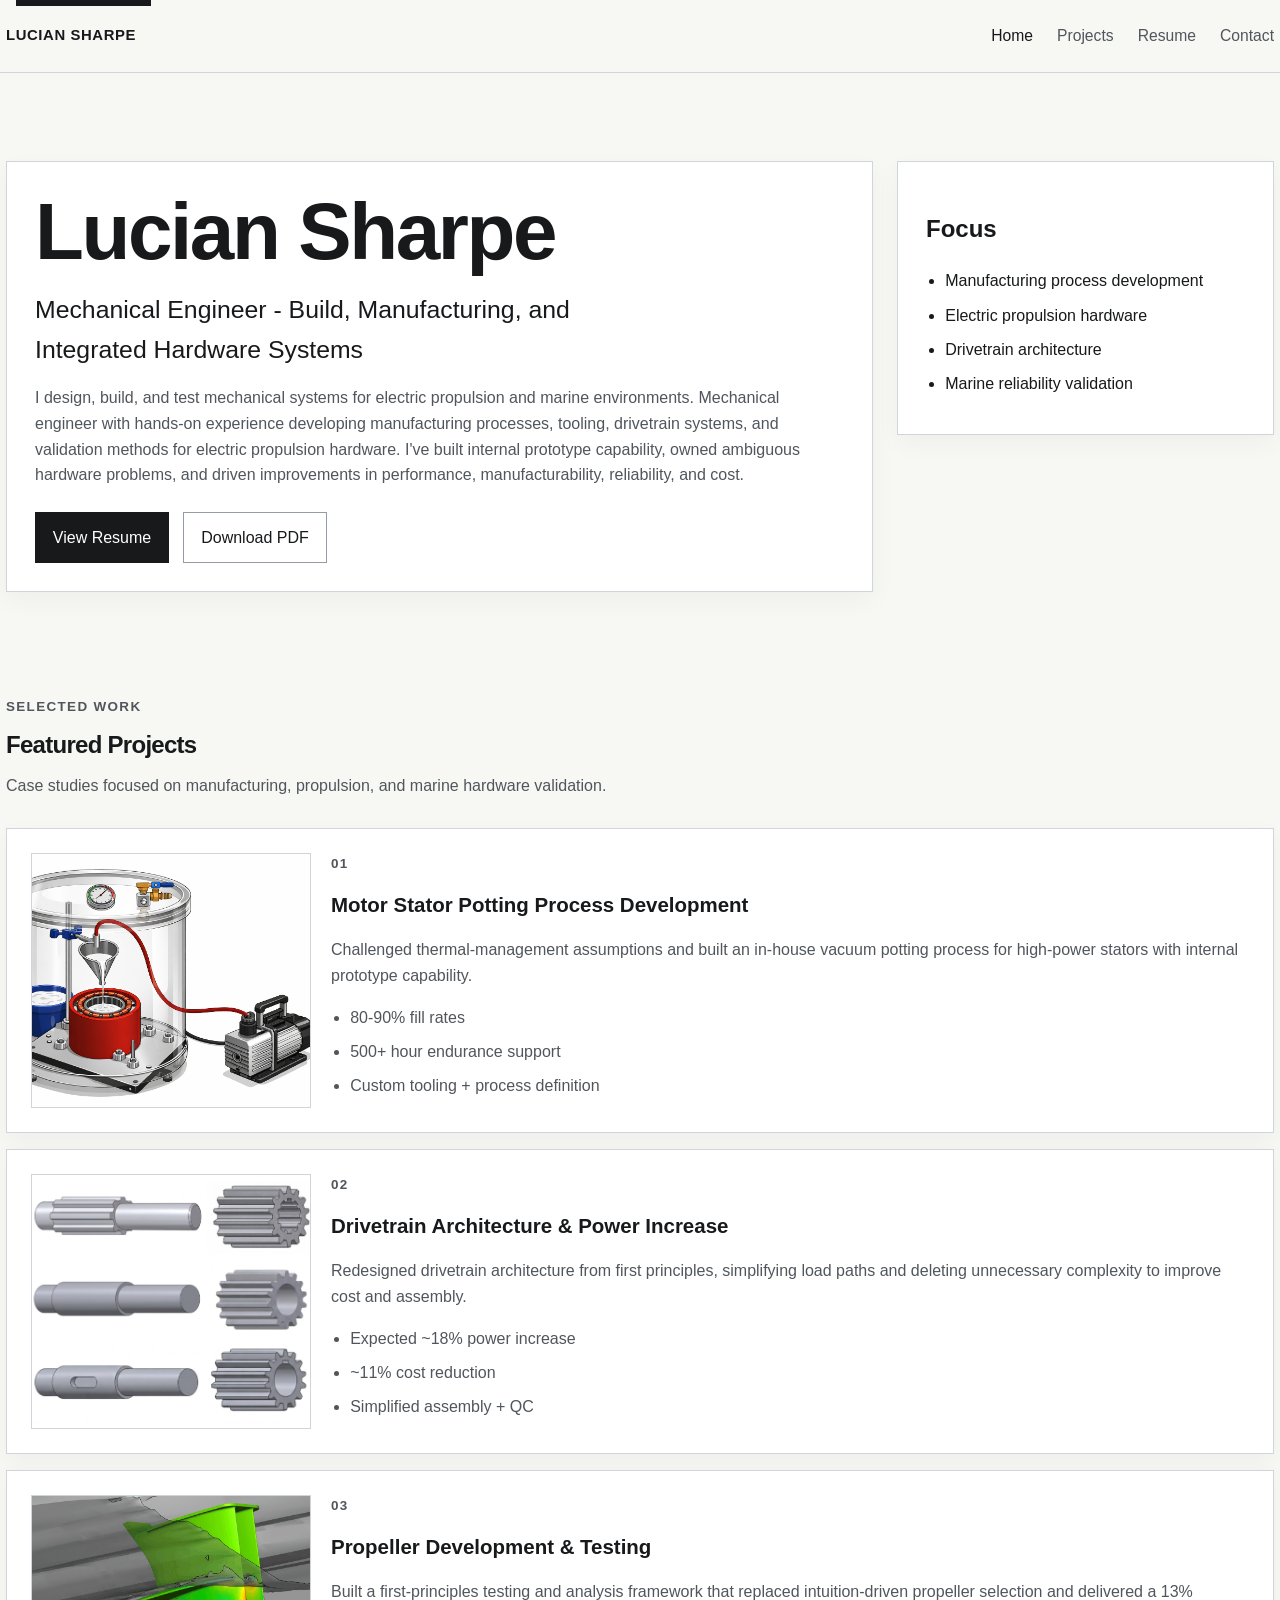
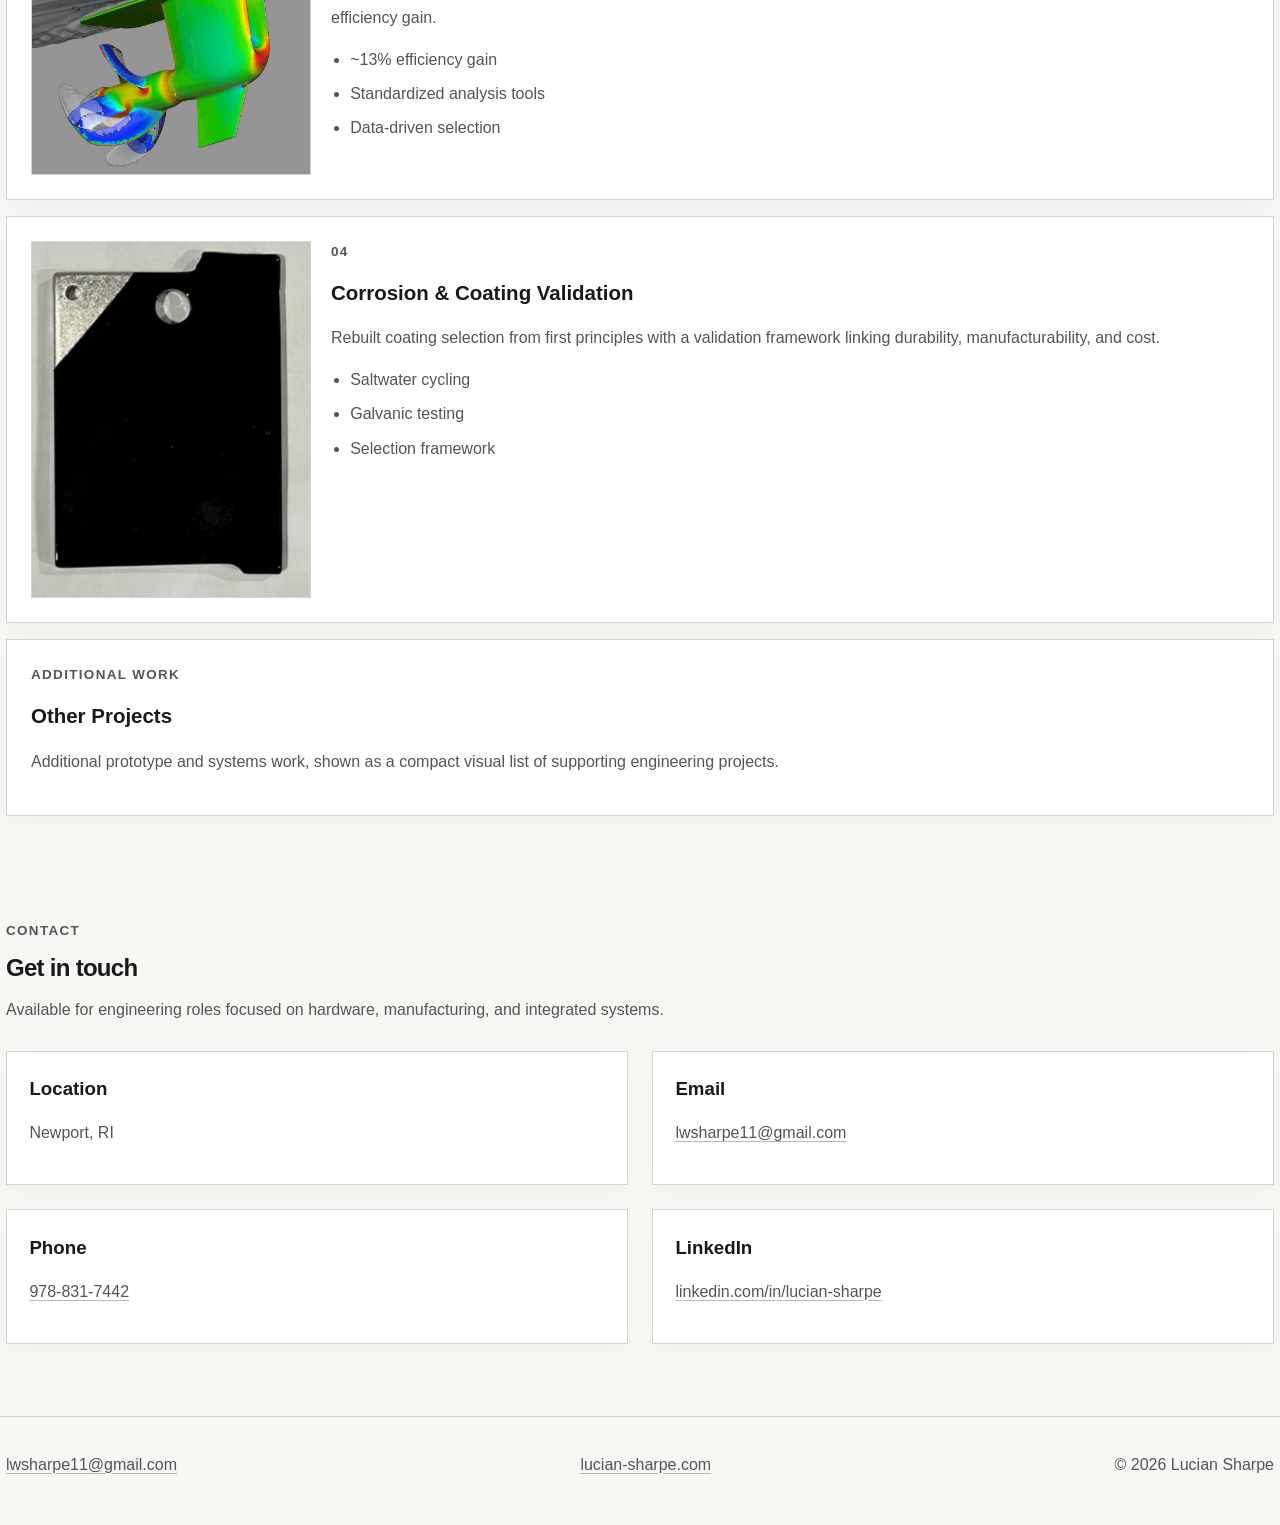
<file: index.html>
<!DOCTYPE html>
<html lang="en">
<head>
  <meta charset="UTF-8">
  <meta name="viewport" content="width=device-width, initial-scale=1.0">
  <title>Lucian Sharpe | Mechanical Engineer</title>
  <meta name="description" content="Mechanical engineering portfolio focused on manufacturing, propulsion hardware, drivetrain systems, and marine validation work.">
  <link rel="icon" type="image/svg+xml" href="images/favicon-ls.svg">
  <link rel="stylesheet" href="styles/main.css">
  <script defer src="scripts/main.js"></script>
</head>
<body data-page="home">
  <a class="skip-link" href="#main">Skip to content</a>
  <header class="site-header">
    <div class="container header-inner">
      <a class="site-brand" href="index.html" aria-label="Lucian Sharpe home">Lucian Sharpe</a>
      <button class="nav-toggle" type="button" aria-expanded="false" aria-controls="site-nav">Menu</button>
      <nav class="site-nav" id="site-nav" aria-label="Primary">
        <a data-nav="home" href="index.html">Home</a>
        <a data-nav="projects" href="index.html#projects">Projects</a>
        <a data-nav="resume" href="resume.html">Resume</a>
        <a data-nav="contact" href="index.html#contact">Contact</a>
      </nav>
    </div>
  </header>

  <main id="main">
    <section class="hero section">
      <div class="container hero-grid">
        <div class="hero-copy">
          <h1>Lucian Sharpe</h1>
          <p class="hero-headline">Mechanical Engineer - Build, Manufacturing, and Integrated Hardware Systems</p>
          <p class="hero-intro">I design, build, and test mechanical systems for electric propulsion and marine environments. Mechanical engineer with hands-on experience developing manufacturing processes, tooling, drivetrain systems, and validation methods for electric propulsion hardware. I've built internal prototype capability, owned ambiguous hardware problems, and driven improvements in performance, manufacturability, reliability, and cost.</p>
          <div class="hero-actions">
            <a class="button button-primary" href="resume.html">View Resume</a>
            <a class="button button-secondary" href="assets/Lucian_Sharpe_Resume.pdf" download>Download PDF</a>
          </div>
        </div>
        <aside class="hero-panel" aria-label="Quick summary">
          <h2>Focus</h2>
          <ul class="compact-list">
            <li>Manufacturing process development</li>
            <li>Electric propulsion hardware</li>
            <li>Drivetrain architecture</li>
            <li>Marine reliability validation</li>
          </ul>
        </aside>
      </div>
    </section>

    <section class="section" id="projects">
      <div class="container">
        <div class="section-heading">
          <p class="eyebrow">Selected Work</p>
          <h2>Featured Projects</h2>
          <p>Case studies focused on manufacturing, propulsion, and marine hardware validation.</p>
        </div>
        <div class="card-grid">
          <article class="project-card">
            <a class="project-card-link" href="projects/stator-potting.html" aria-label="View Motor Stator Potting Process Development case study">
              <figure class="project-card-media">
                <img src="images/stator image.png" alt="Motor stator potting process development setup illustration">
              </figure>
              <div class="project-card-body">
                <p class="card-index">01</p>
                <h3>Motor Stator Potting Process Development</h3>
                <p>Challenged thermal-management assumptions and built an in-house vacuum potting process for high-power stators with internal prototype capability.</p>
                <ul class="tag-list" aria-label="Project highlights">
                  <li>80-90% fill rates</li>
                  <li>500+ hour endurance support</li>
                  <li>Custom tooling + process definition</li>
                </ul>
              </div>
            </a>
          </article>

          <article class="project-card">
            <a class="project-card-link" href="projects/drivetrain.html" aria-label="View Drivetrain Architecture and Power Increase case study">
              <figure class="project-card-media">
                <img src="images/shaft changes.png" alt="Drivetrain shaft redesign concepts">
              </figure>
              <div class="project-card-body">
                <p class="card-index">02</p>
                <h3>Drivetrain Architecture &amp; Power Increase</h3>
                <p>Redesigned drivetrain architecture from first principles, simplifying load paths and deleting unnecessary complexity to improve cost and assembly.</p>
                <ul class="tag-list" aria-label="Project highlights">
                  <li>Expected ~18% power increase</li>
                  <li>~11% cost reduction</li>
                  <li>Simplified assembly + QC</li>
                </ul>
              </div>
            </a>
          </article>

          <article class="project-card">
            <a class="project-card-link" href="projects/propeller.html" aria-label="View Propeller Development and Testing case study">
              <figure class="project-card-media">
                <img src="images/prop animation.jpg" alt="Propeller development and testing visualization">
              </figure>
              <div class="project-card-body">
                <p class="card-index">03</p>
                <h3>Propeller Development &amp; Testing</h3>
                <p>Built a first-principles testing and analysis framework that replaced intuition-driven propeller selection and delivered a 13% efficiency gain.</p>
                <ul class="tag-list" aria-label="Project highlights">
                  <li>~13% efficiency gain</li>
                  <li>Standardized analysis tools</li>
                  <li>Data-driven selection</li>
                </ul>
              </div>
            </a>
          </article>

          <article class="project-card">
            <a class="project-card-link" href="projects/corrosion.html" aria-label="View Corrosion and Coating Validation case study">
              <figure class="project-card-media">
                <img src="images/Coating.png" alt="Coating validation sample">
              </figure>
              <div class="project-card-body">
                <p class="card-index">04</p>
                <h3>Corrosion &amp; Coating Validation</h3>
                <p>Rebuilt coating selection from first principles with a validation framework linking durability, manufacturability, and cost.</p>
                <ul class="tag-list" aria-label="Project highlights">
                  <li>Saltwater cycling</li>
                  <li>Galvanic testing</li>
                  <li>Selection framework</li>
                </ul>
              </div>
            </a>
          </article>

          <article class="project-card project-card-wide">
            <a class="project-card-link project-card-link-wide" href="projects/other-projects.html" aria-label="View other engineering projects">
              <div class="project-card-body">
                <p class="card-index">Additional Work</p>
                <h3>Other Projects</h3>
                <p>Additional prototype and systems work, shown as a compact visual list of supporting engineering projects.</p>
              </div>
            </a>
          </article>
        </div>
      </div>
    </section>

    <section class="section" id="contact">
      <div class="container">
        <div class="section-heading">
          <p class="eyebrow">Contact</p>
          <h2>Get in touch</h2>
          <p>Available for engineering roles focused on hardware, manufacturing, and integrated systems.</p>
        </div>
        <div class="contact-grid">
          <div class="contact-item">
            <h3>Location</h3>
            <p>Newport, RI</p>
          </div>
          <div class="contact-item">
            <h3>Email</h3>
            <p><a href="mailto:lwsharpe11@gmail.com">lwsharpe11@gmail.com</a></p>
          </div>
          <div class="contact-item">
            <h3>Phone</h3>
            <p><a href="tel:+19788317442">978-831-7442</a></p>
          </div>
          <div class="contact-item">
            <h3>LinkedIn</h3>
            <p><a href="https://www.linkedin.com/in/lucian-sharpe/">linkedin.com/in/lucian-sharpe</a></p>
          </div>
        </div>
      </div>
    </section>
  </main>

  <footer class="site-footer">
    <div class="container footer-inner">
      <p><a href="mailto:lwsharpe11@gmail.com">lwsharpe11@gmail.com</a></p>
      <p><a href="https://lucian-sharpe.com">lucian-sharpe.com</a></p>
      <p>&copy; <span data-current-year></span> Lucian Sharpe</p>
    </div>
  </footer>
</body>
</html>
</file>
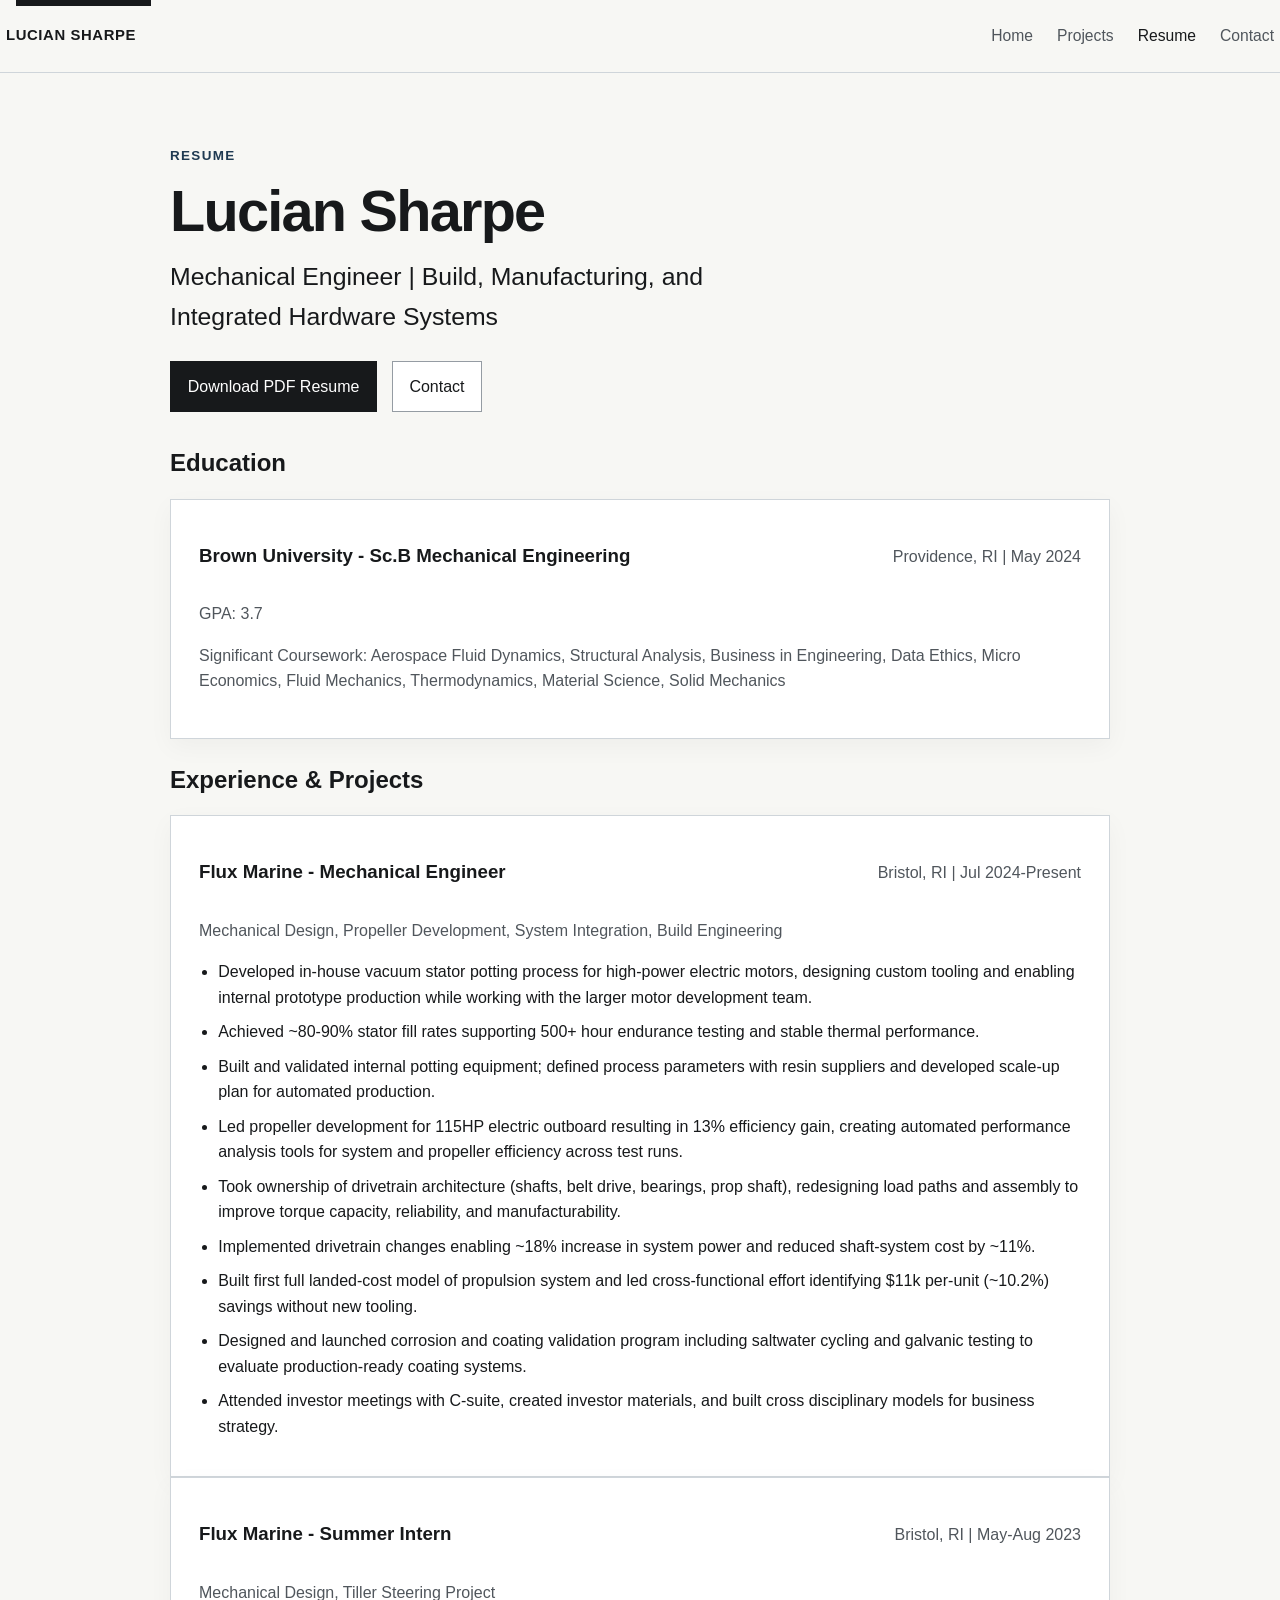
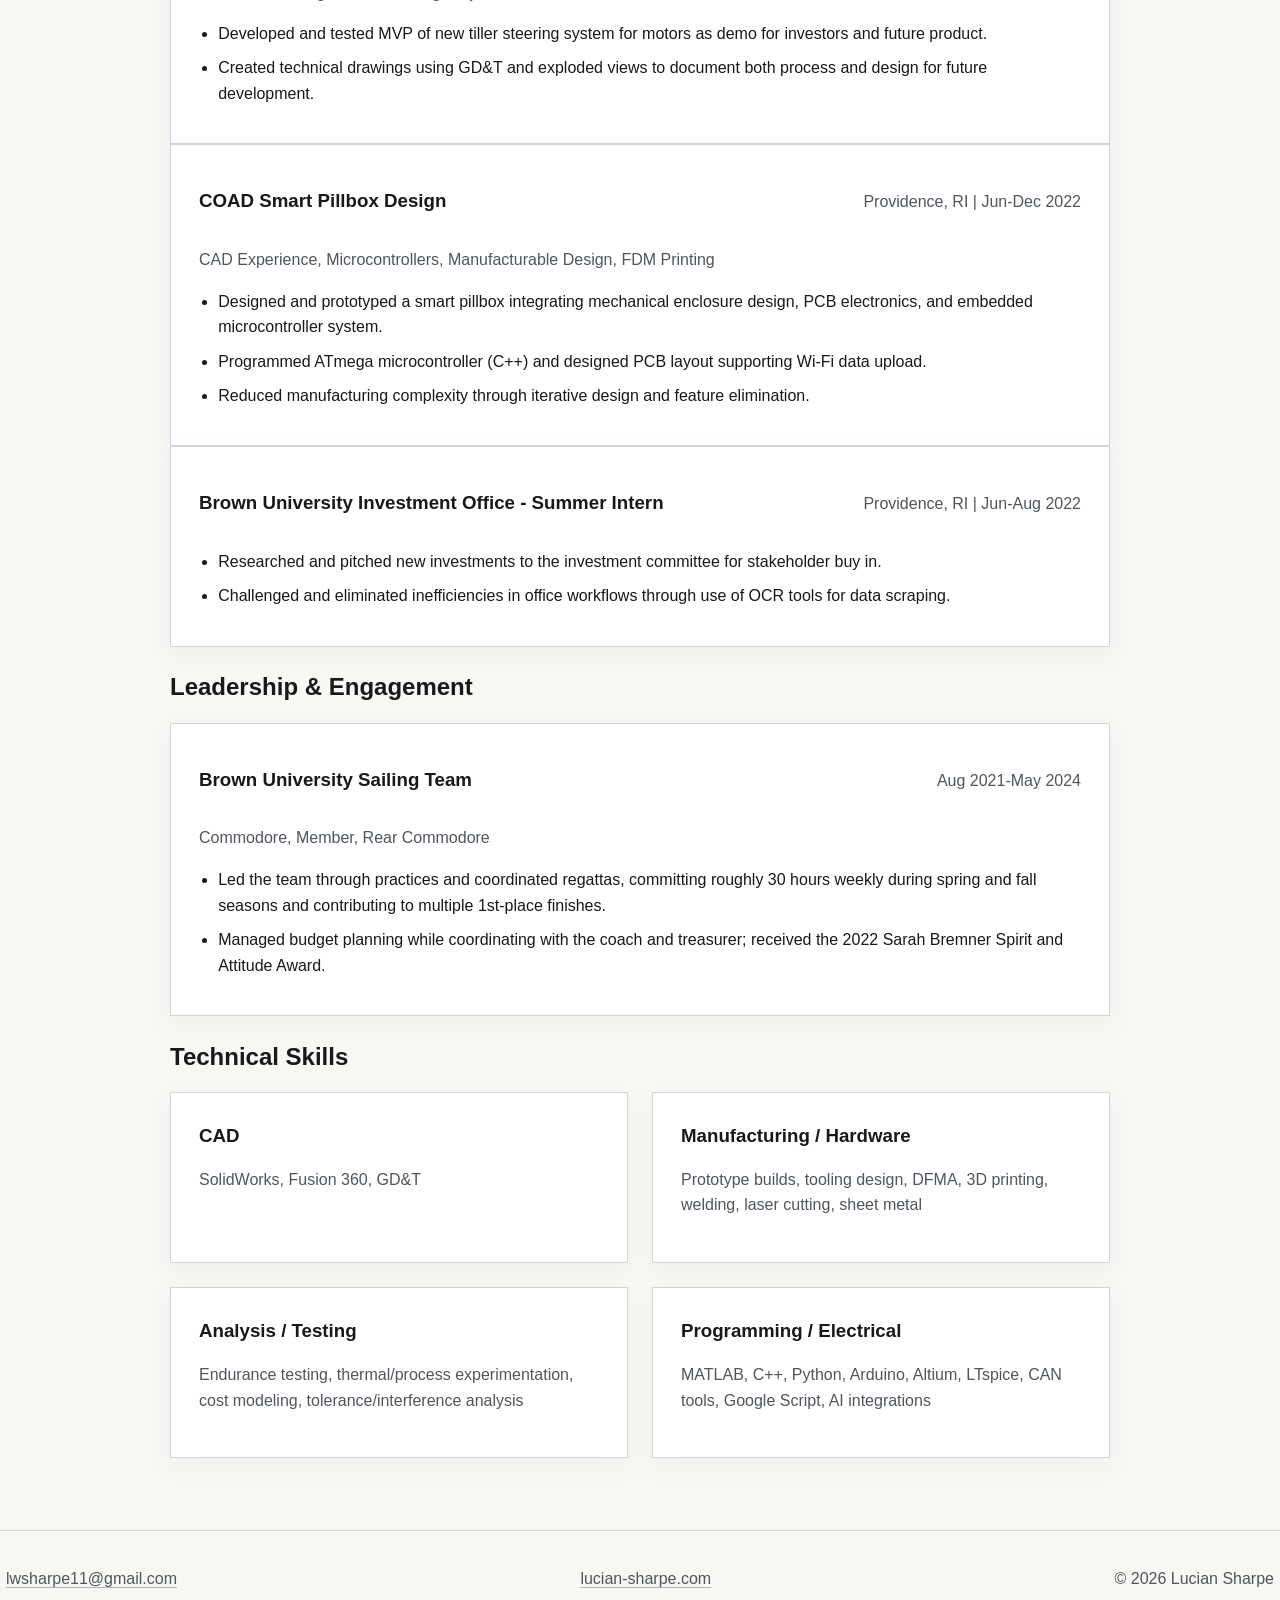
<file: resume.html>
<!DOCTYPE html>
<html lang="en">
<head>
  <meta charset="UTF-8">
  <meta name="viewport" content="width=device-width, initial-scale=1.0">
  <title>Resume | Lucian Sharpe</title>
  <meta name="description" content="Resume for Lucian Sharpe, mechanical engineer focused on build, manufacturing, and integrated hardware systems.">
  <link rel="icon" type="image/svg+xml" href="images/favicon-ls.svg">
  <link rel="stylesheet" href="styles/main.css">
  <script defer src="scripts/main.js"></script>
</head>
<body data-page="resume">
  <a class="skip-link" href="#main">Skip to content</a>
  <header class="site-header">
    <div class="container header-inner">
      <a class="site-brand" href="index.html" aria-label="Lucian Sharpe home">Lucian Sharpe</a>
      <button class="nav-toggle" type="button" aria-expanded="false" aria-controls="site-nav">Menu</button>
      <nav class="site-nav" id="site-nav" aria-label="Primary">
        <a data-nav="home" href="index.html">Home</a>
        <a data-nav="projects" href="index.html#projects">Projects</a>
        <a data-nav="resume" href="resume.html">Resume</a>
        <a data-nav="contact" href="index.html#contact">Contact</a>
      </nav>
    </div>
  </header>

  <main id="main" class="section">
    <div class="container narrow">
      <header class="page-header">
        <p class="eyebrow">Resume</p>
        <h1>Lucian Sharpe</h1>
        <p class="hero-headline">Mechanical Engineer | Build, Manufacturing, and Integrated Hardware Systems</p>
        <div class="hero-actions">
          <a class="button button-primary" href="assets/Lucian_Sharpe_Resume.pdf" download>Download PDF Resume</a>
          <a class="button button-secondary" href="index.html#contact">Contact</a>
        </div>
      </header>

      <section class="resume-section">
        <h2>Education</h2>
        <article class="resume-entry">
          <div class="resume-heading">
            <h3>Brown University - Sc.B Mechanical Engineering</h3>
            <p>Providence, RI | May 2024</p>
          </div>
          <p>GPA: 3.7</p>
          <p>Significant Coursework: Aerospace Fluid Dynamics, Structural Analysis, Business in Engineering, Data Ethics, Micro Economics, Fluid Mechanics, Thermodynamics, Material Science, Solid Mechanics</p>
        </article>
      </section>

      <section class="resume-section">
        <h2>Experience &amp; Projects</h2>
        <article class="resume-entry">
          <div class="resume-heading">
            <h3>Flux Marine - Mechanical Engineer</h3>
            <p>Bristol, RI | Jul 2024-Present</p>
          </div>
          <p>Mechanical Design, Propeller Development, System Integration, Build Engineering</p>
          <ul>
            <li>Developed in-house vacuum stator potting process for high-power electric motors, designing custom tooling and enabling internal prototype production while working with the larger motor development team.</li>
            <li>Achieved ~80-90% stator fill rates supporting 500+ hour endurance testing and stable thermal performance.</li>
            <li>Built and validated internal potting equipment; defined process parameters with resin suppliers and developed scale-up plan for automated production.</li>
            <li>Led propeller development for 115HP electric outboard resulting in 13% efficiency gain, creating automated performance analysis tools for system and propeller efficiency across test runs.</li>
            <li>Took ownership of drivetrain architecture (shafts, belt drive, bearings, prop shaft), redesigning load paths and assembly to improve torque capacity, reliability, and manufacturability.</li>
            <li>Implemented drivetrain changes enabling ~18% increase in system power and reduced shaft-system cost by ~11%.</li>
            <li>Built first full landed-cost model of propulsion system and led cross-functional effort identifying $11k per-unit (~10.2%) savings without new tooling.</li>
            <li>Designed and launched corrosion and coating validation program including saltwater cycling and galvanic testing to evaluate production-ready coating systems.</li>
            <li>Attended investor meetings with C-suite, created investor materials, and built cross disciplinary models for business strategy.</li>
          </ul>
        </article>

        <article class="resume-entry">
          <div class="resume-heading">
            <h3>Flux Marine - Summer Intern</h3>
            <p>Bristol, RI | May-Aug 2023</p>
          </div>
          <p>Mechanical Design, Tiller Steering Project</p>
          <ul>
            <li>Developed and tested MVP of new tiller steering system for motors as demo for investors and future product.</li>
            <li>Created technical drawings using GD&amp;T and exploded views to document both process and design for future development.</li>
          </ul>
        </article>

        <article class="resume-entry">
          <div class="resume-heading">
            <h3>COAD Smart Pillbox Design</h3>
            <p>Providence, RI | Jun-Dec 2022</p>
          </div>
          <p>CAD Experience, Microcontrollers, Manufacturable Design, FDM Printing</p>
          <ul>
            <li>Designed and prototyped a smart pillbox integrating mechanical enclosure design, PCB electronics, and embedded microcontroller system.</li>
            <li>Programmed ATmega microcontroller (C++) and designed PCB layout supporting Wi-Fi data upload.</li>
            <li>Reduced manufacturing complexity through iterative design and feature elimination.</li>
          </ul>
        </article>

        <article class="resume-entry">
          <div class="resume-heading">
            <h3>Brown University Investment Office - Summer Intern</h3>
            <p>Providence, RI | Jun-Aug 2022</p>
          </div>
          <ul>
            <li>Researched and pitched new investments to the investment committee for stakeholder buy in.</li>
            <li>Challenged and eliminated inefficiencies in office workflows through use of OCR tools for data scraping.</li>
          </ul>
        </article>
      </section>

      <section class="resume-section">
        <h2>Leadership &amp; Engagement</h2>
        <article class="resume-entry">
          <div class="resume-heading">
            <h3>Brown University Sailing Team</h3>
            <p>Aug 2021-May 2024</p>
          </div>
          <p>Commodore, Member, Rear Commodore</p>
          <ul>
            <li>Led the team through practices and coordinated regattas, committing roughly 30 hours weekly during spring and fall seasons and contributing to multiple 1st-place finishes.</li>
            <li>Managed budget planning while coordinating with the coach and treasurer; received the 2022 Sarah Bremner Spirit and Attitude Award.</li>
          </ul>
        </article>
      </section>

      <section class="resume-section">
        <h2>Technical Skills</h2>
        <div class="skill-groups">
          <div class="skill-group">
            <h3>CAD</h3>
            <p>SolidWorks, Fusion 360, GD&amp;T</p>
          </div>
          <div class="skill-group">
            <h3>Manufacturing / Hardware</h3>
            <p>Prototype builds, tooling design, DFMA, 3D printing, welding, laser cutting, sheet metal</p>
          </div>
          <div class="skill-group">
            <h3>Analysis / Testing</h3>
            <p>Endurance testing, thermal/process experimentation, cost modeling, tolerance/interference analysis</p>
          </div>
          <div class="skill-group">
            <h3>Programming / Electrical</h3>
            <p>MATLAB, C++, Python, Arduino, Altium, LTspice, CAN tools, Google Script, AI integrations</p>
          </div>
        </div>
      </section>
    </div>
  </main>

  <footer class="site-footer">
    <div class="container footer-inner">
      <p><a href="mailto:lwsharpe11@gmail.com">lwsharpe11@gmail.com</a></p>
      <p><a href="https://lucian-sharpe.com">lucian-sharpe.com</a></p>
      <p>&copy; <span data-current-year></span> Lucian Sharpe</p>
    </div>
  </footer>
</body>
</html>
</file>
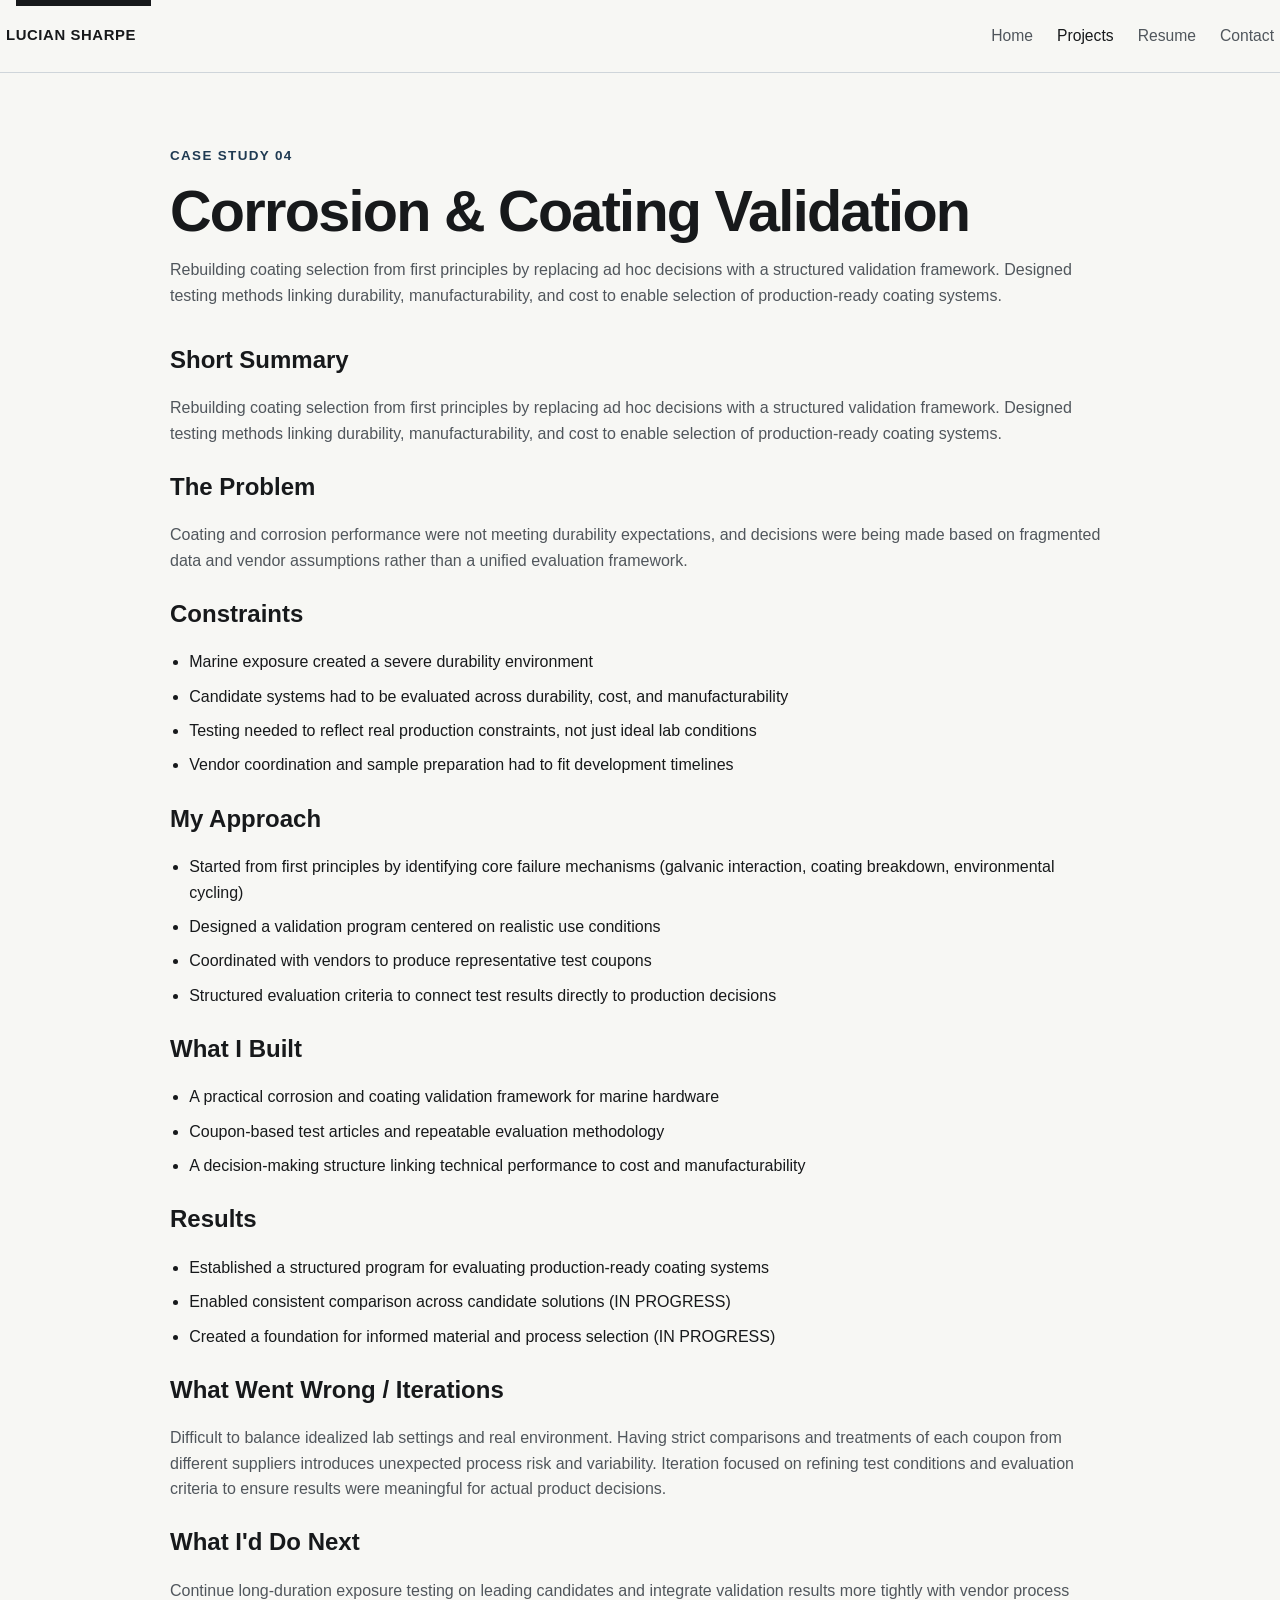
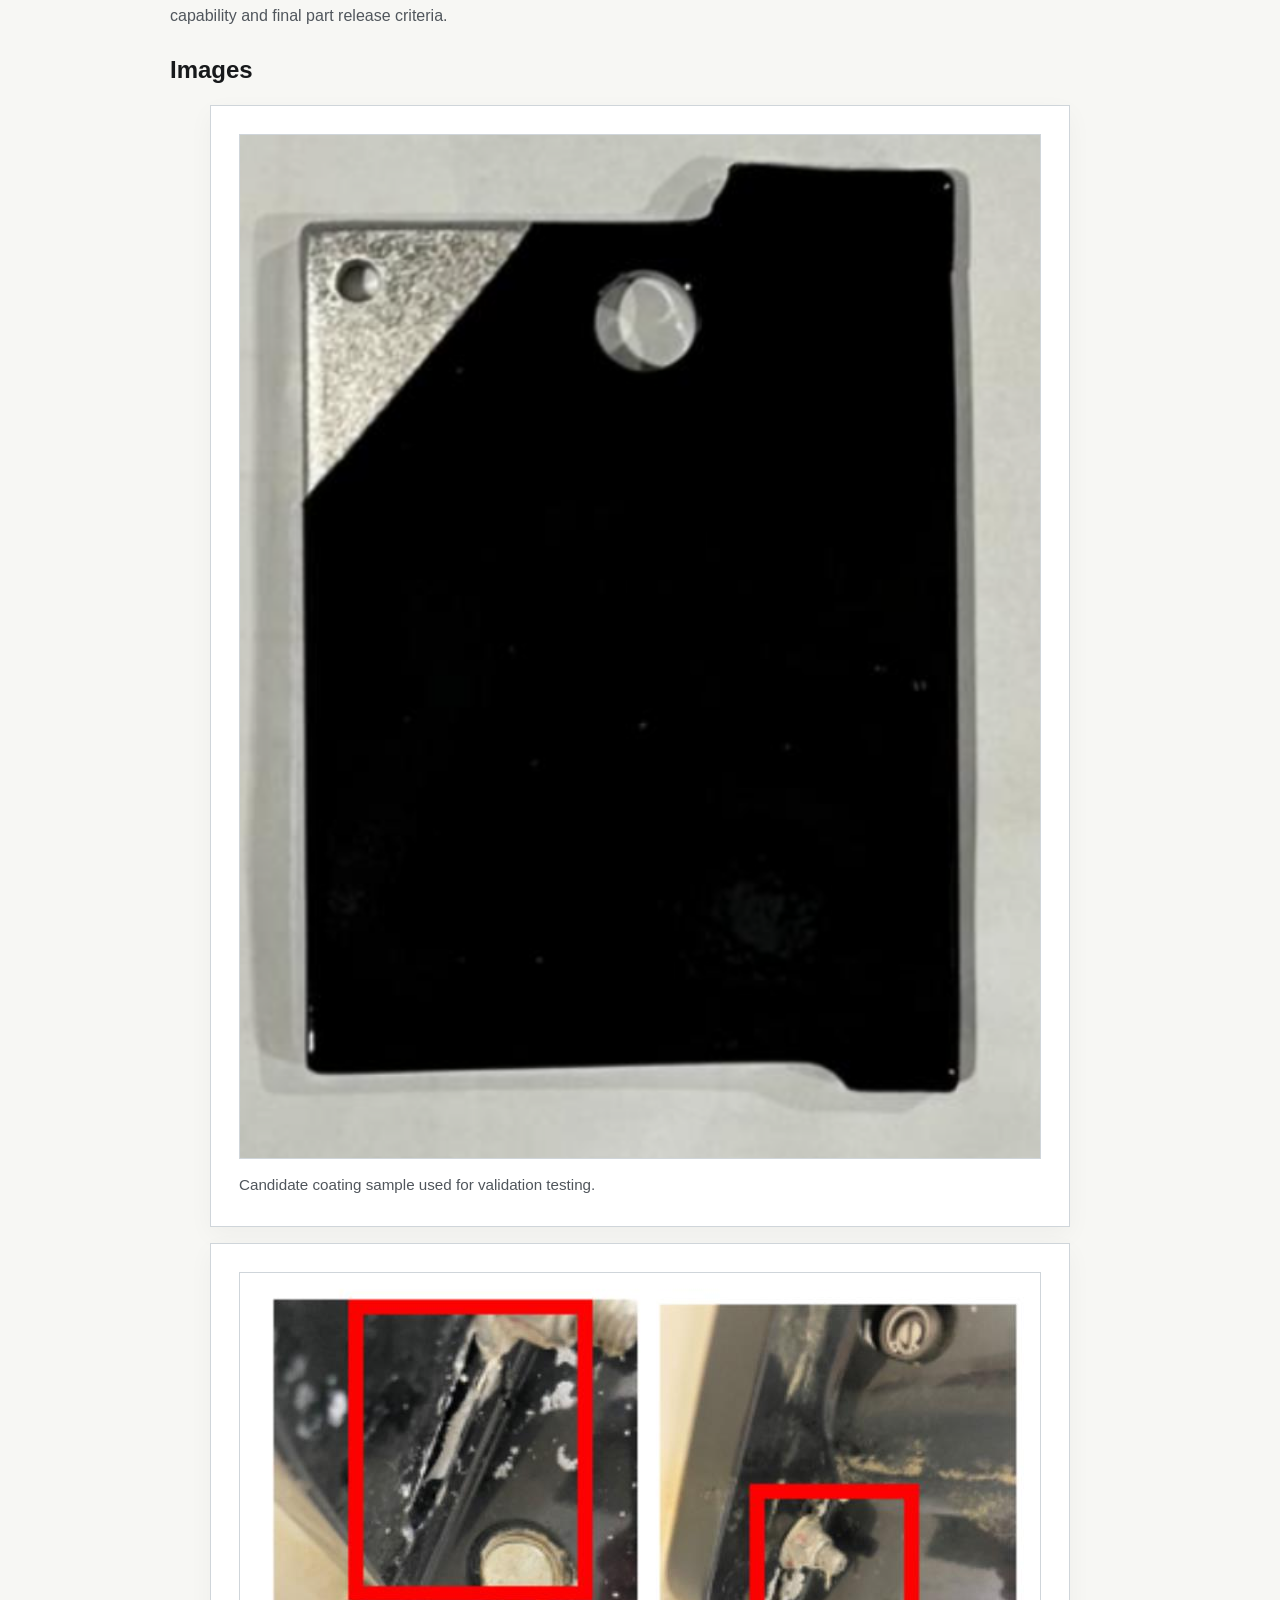
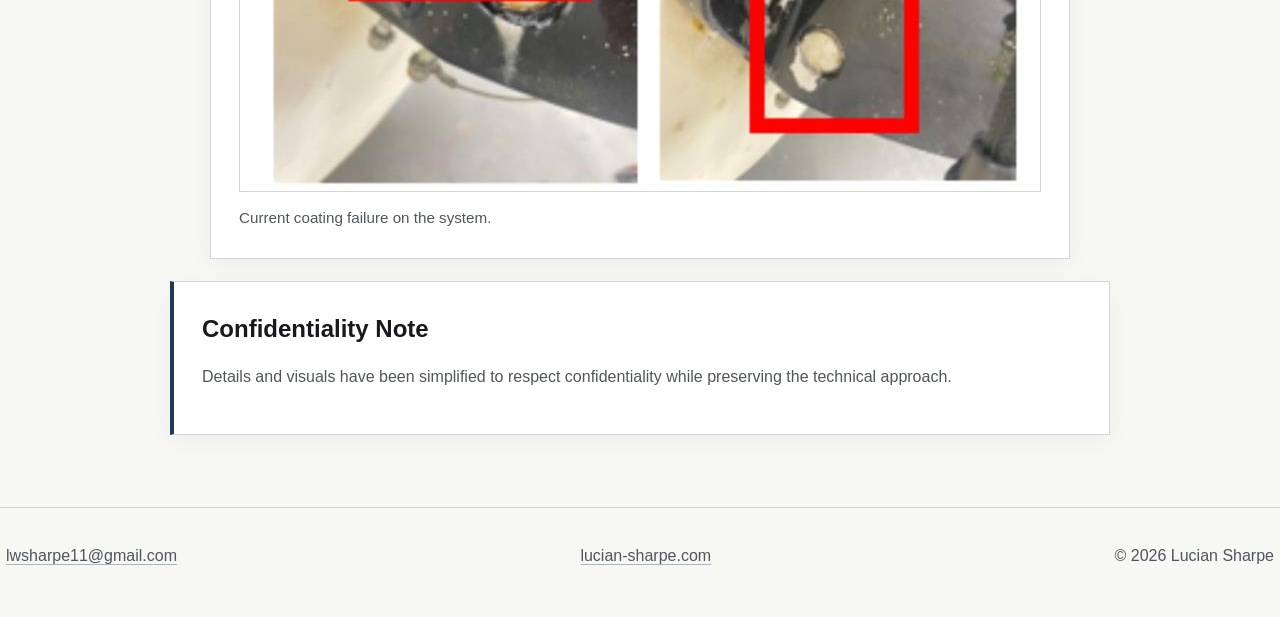
<file: projects/corrosion.html>
<!DOCTYPE html>
<html lang="en">
<head>
  <meta charset="UTF-8">
  <meta name="viewport" content="width=device-width, initial-scale=1.0">
  <title>Corrosion &amp; Coating Validation | Lucian Sharpe</title>
  <meta name="description" content="Case study covering corrosion test planning and coating validation for marine hardware systems.">
  <link rel="icon" type="image/svg+xml" href="../images/favicon-ls.svg">
  <link rel="stylesheet" href="../styles/main.css">
  <script defer src="../scripts/main.js"></script>
</head>
<body data-page="projects">
  <a class="skip-link" href="#main">Skip to content</a>
  <header class="site-header">
    <div class="container header-inner">
      <a class="site-brand" href="../index.html" aria-label="Lucian Sharpe home">Lucian Sharpe</a>
      <button class="nav-toggle" type="button" aria-expanded="false" aria-controls="site-nav">Menu</button>
      <nav class="site-nav" id="site-nav" aria-label="Primary">
        <a data-nav="home" href="../index.html">Home</a>
        <a data-nav="projects" href="../index.html#projects">Projects</a>
        <a data-nav="resume" href="../resume.html">Resume</a>
        <a data-nav="contact" href="../index.html#contact">Contact</a>
      </nav>
    </div>
  </header>

  <main id="main" class="section">
    <div class="container narrow">
      <header class="page-header">
        <p class="eyebrow">Case Study 04</p>
        <h1>Corrosion &amp; Coating Validation</h1>
        <p class="lead">Rebuilding coating selection from first principles by replacing ad hoc decisions with a structured validation framework. Designed testing methods linking durability, manufacturability, and cost to enable selection of production-ready coating systems.</p>
      </header>

      <section class="project-section">
        <h2>Short Summary</h2>
        <p>Rebuilding coating selection from first principles by replacing ad hoc decisions with a structured validation framework. Designed testing methods linking durability, manufacturability, and cost to enable selection of production-ready coating systems.</p>
      </section>

      <section class="project-section">
        <h2>The Problem</h2>
        <p>Coating and corrosion performance were not meeting durability expectations, and decisions were being made based on fragmented data and vendor assumptions rather than a unified evaluation framework.</p>
      </section>

      <section class="project-section">
        <h2>Constraints</h2>
        <ul>
          <li>Marine exposure created a severe durability environment</li>
          <li>Candidate systems had to be evaluated across durability, cost, and manufacturability</li>
          <li>Testing needed to reflect real production constraints, not just ideal lab conditions</li>
          <li>Vendor coordination and sample preparation had to fit development timelines</li>
        </ul>
      </section>

      <section class="project-section">
        <h2>My Approach</h2>
        <ul>
          <li>Started from first principles by identifying core failure mechanisms (galvanic interaction, coating breakdown, environmental cycling)</li>
          <li>Designed a validation program centered on realistic use conditions</li>
          <li>Coordinated with vendors to produce representative test coupons</li>
          <li>Structured evaluation criteria to connect test results directly to production decisions</li>
        </ul>
      </section>

      <section class="project-section">
        <h2>What I Built</h2>
        <ul>
          <li>A practical corrosion and coating validation framework for marine hardware</li>
          <li>Coupon-based test articles and repeatable evaluation methodology</li>
          <li>A decision-making structure linking technical performance to cost and manufacturability</li>
        </ul>
      </section>

      <section class="project-section">
        <h2>Results</h2>
        <ul>
          <li>Established a structured program for evaluating production-ready coating systems</li>
          <li>Enabled consistent comparison across candidate solutions (IN PROGRESS)</li>
          <li>Created a foundation for informed material and process selection (IN PROGRESS)</li>
        </ul>
      </section>

      <section class="project-section">
        <h2>What Went Wrong / Iterations</h2>
        <p>Difficult to balance idealized lab settings and real environment. Having strict comparisons and treatments of each coupon from different suppliers introduces unexpected process risk and variability. Iteration focused on refining test conditions and evaluation criteria to ensure results were meaningful for actual product decisions.</p>
      </section>

      <section class="project-section">
        <h2>What I'd Do Next</h2>
        <p>Continue long-duration exposure testing on leading candidates and integrate validation results more tightly with vendor process capability and final part release criteria.</p>
      </section>

      <section class="project-section">
        <h2>Images</h2>
        <figure class="project-figure">
          <img src="../images/Coating.png" alt="Candidate coating sample used in validation testing">
          <figcaption>Candidate coating sample used for validation testing.</figcaption>
        </figure>
        <figure class="project-figure">
          <img src="../images/corrosion example 1.jpg" alt="Current coating failure on the system">
          <figcaption>Current coating failure on the system.</figcaption>
        </figure>
      </section>

      <section class="project-section note-section">
        <h2>Confidentiality Note</h2>
        <p>Details and visuals have been simplified to respect confidentiality while preserving the technical approach.</p>
      </section>
    </div>
  </main>

  <footer class="site-footer">
    <div class="container footer-inner">
      <p><a href="mailto:lwsharpe11@gmail.com">lwsharpe11@gmail.com</a></p>
      <p><a href="https://lucian-sharpe.com">lucian-sharpe.com</a></p>
      <p>&copy; <span data-current-year></span> Lucian Sharpe</p>
    </div>
  </footer>
</body>
</html>
</file>
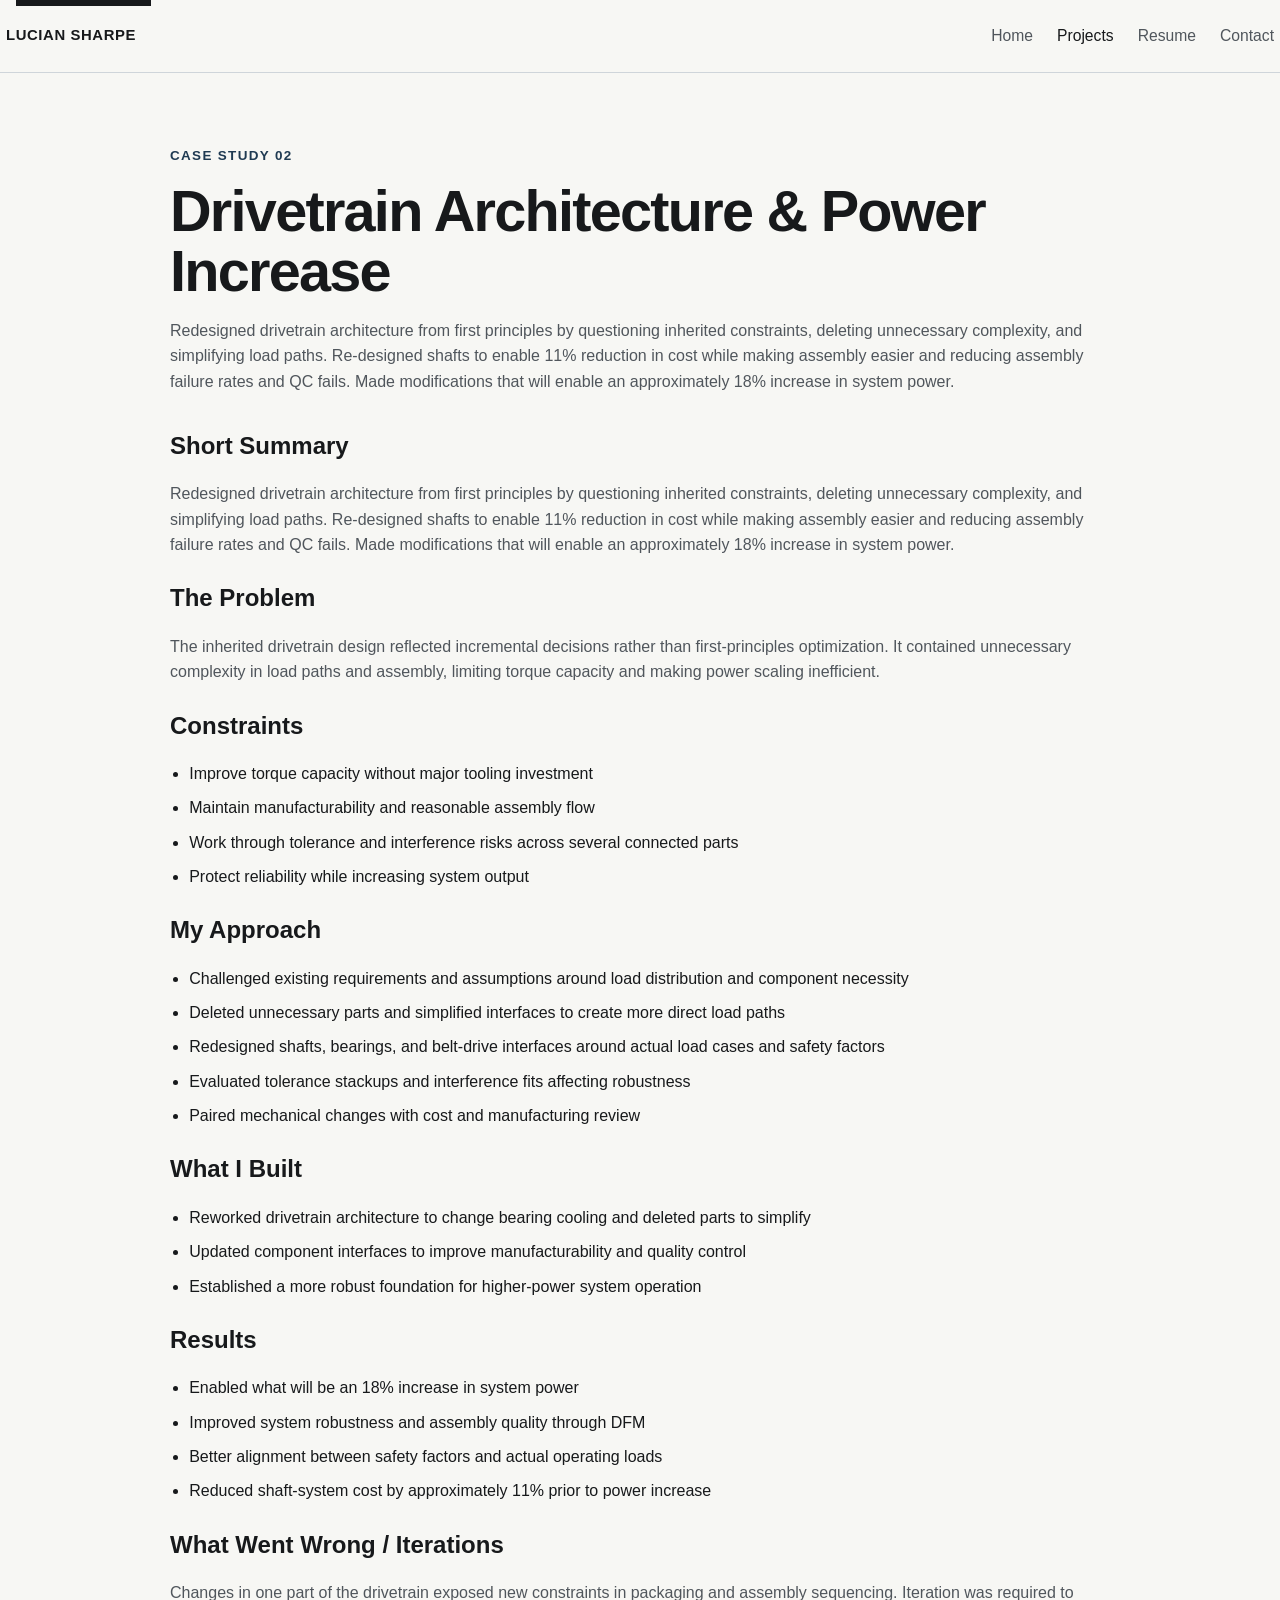
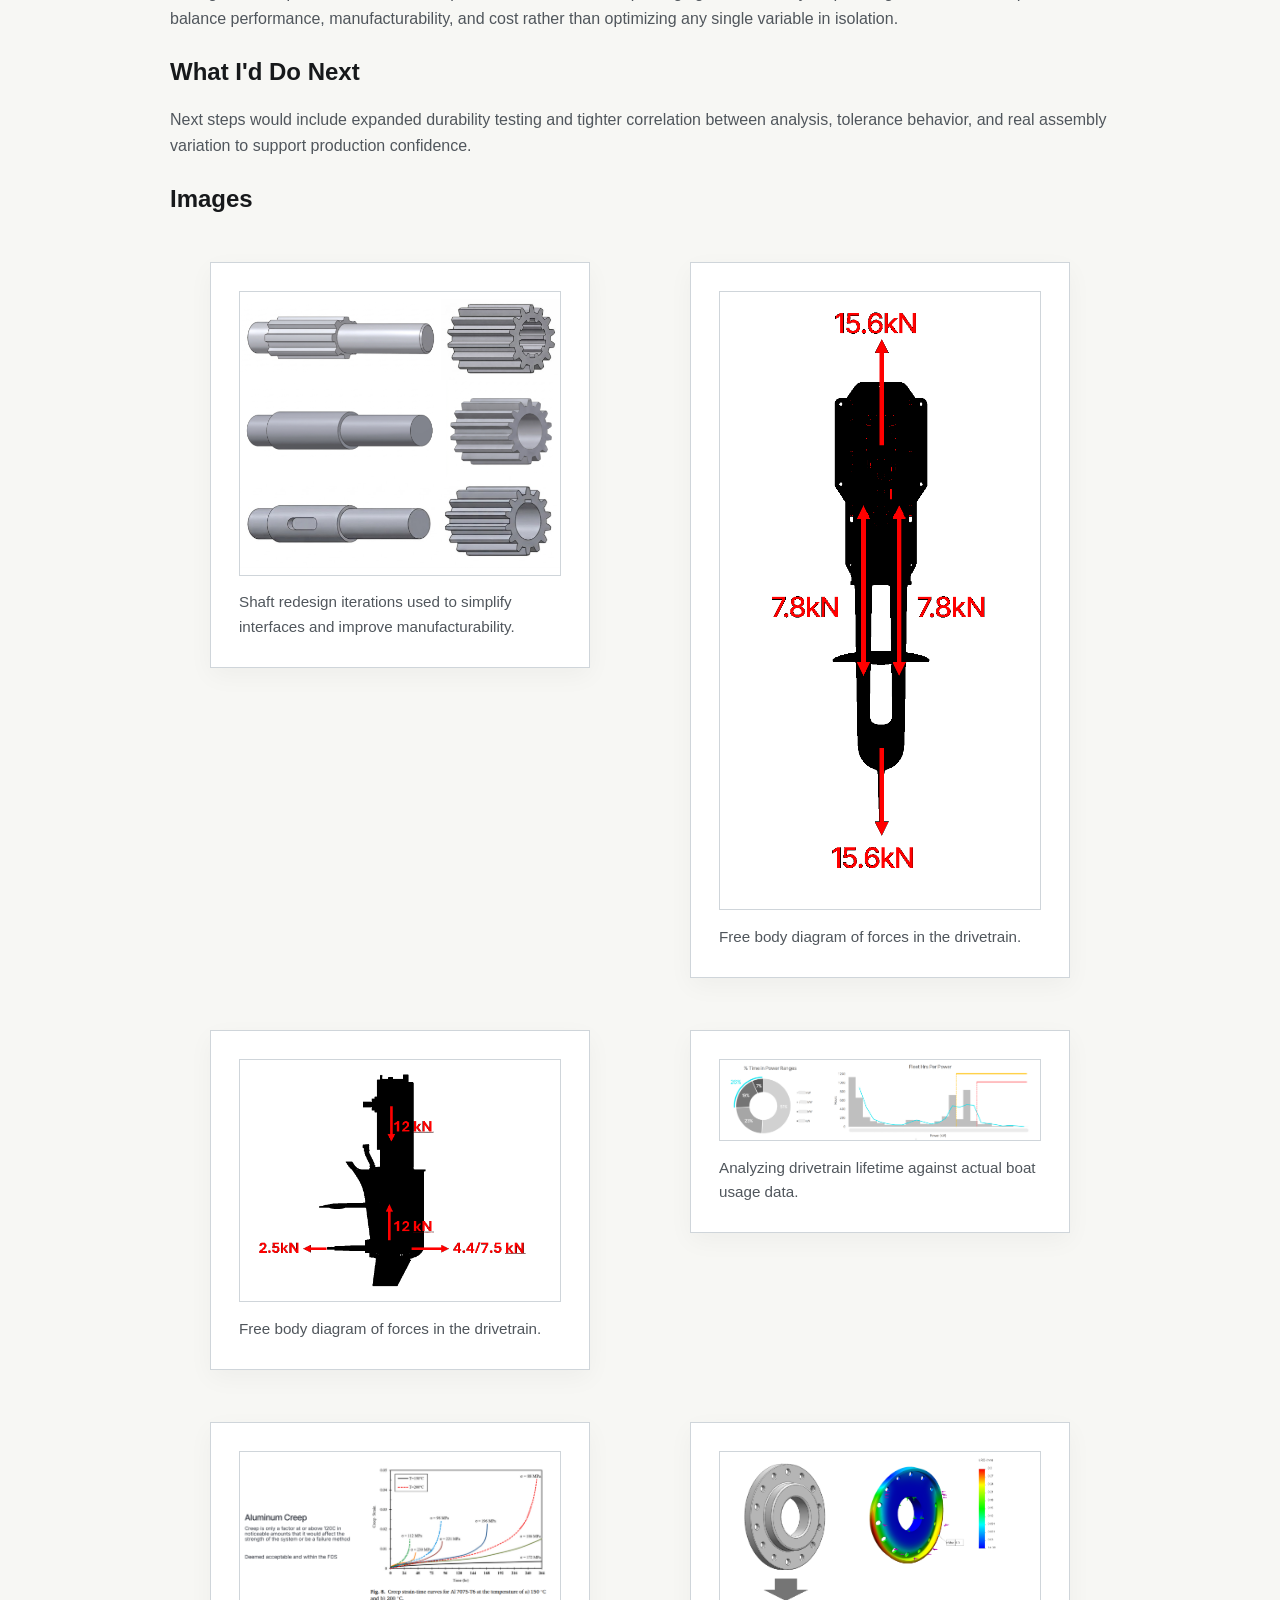
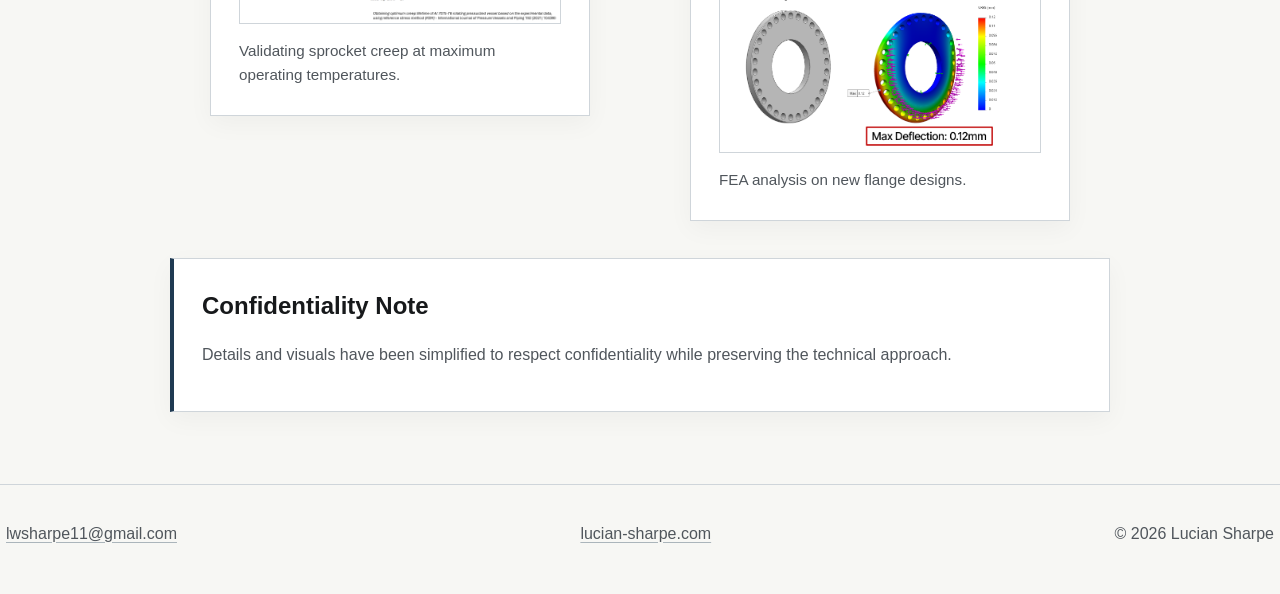
<file: projects/drivetrain.html>
<!DOCTYPE html>
<html lang="en">
<head>
  <meta charset="UTF-8">
  <meta name="viewport" content="width=device-width, initial-scale=1.0">
  <title>Drivetrain Architecture &amp; Power Increase | Lucian Sharpe</title>
  <meta name="description" content="Case study covering drivetrain architecture redesign for torque capacity, reliability, and manufacturability.">
  <link rel="icon" type="image/svg+xml" href="../images/favicon-ls.svg">
  <link rel="stylesheet" href="../styles/main.css">
  <script defer src="../scripts/main.js"></script>
</head>
<body data-page="projects">
  <a class="skip-link" href="#main">Skip to content</a>
  <header class="site-header">
    <div class="container header-inner">
      <a class="site-brand" href="../index.html" aria-label="Lucian Sharpe home">Lucian Sharpe</a>
      <button class="nav-toggle" type="button" aria-expanded="false" aria-controls="site-nav">Menu</button>
      <nav class="site-nav" id="site-nav" aria-label="Primary">
        <a data-nav="home" href="../index.html">Home</a>
        <a data-nav="projects" href="../index.html#projects">Projects</a>
        <a data-nav="resume" href="../resume.html">Resume</a>
        <a data-nav="contact" href="../index.html#contact">Contact</a>
      </nav>
    </div>
  </header>

  <main id="main" class="section">
    <div class="container narrow">
      <header class="page-header">
        <p class="eyebrow">Case Study 02</p>
        <h1>Drivetrain Architecture &amp; Power Increase</h1>
        <p class="lead">Redesigned drivetrain architecture from first principles by questioning inherited constraints, deleting unnecessary complexity, and simplifying load paths. Re-designed shafts to enable 11% reduction in cost while making assembly easier and reducing assembly failure rates and QC fails. Made modifications that will enable an approximately 18% increase in system power.</p>
      </header>

      <section class="project-section">
        <h2>Short Summary</h2>
        <p>Redesigned drivetrain architecture from first principles by questioning inherited constraints, deleting unnecessary complexity, and simplifying load paths. Re-designed shafts to enable 11% reduction in cost while making assembly easier and reducing assembly failure rates and QC fails. Made modifications that will enable an approximately 18% increase in system power.</p>
      </section>

      <section class="project-section">
        <h2>The Problem</h2>
        <p>The inherited drivetrain design reflected incremental decisions rather than first-principles optimization. It contained unnecessary complexity in load paths and assembly, limiting torque capacity and making power scaling inefficient.</p>
      </section>

      <section class="project-section">
        <h2>Constraints</h2>
        <ul>
          <li>Improve torque capacity without major tooling investment</li>
          <li>Maintain manufacturability and reasonable assembly flow</li>
          <li>Work through tolerance and interference risks across several connected parts</li>
          <li>Protect reliability while increasing system output</li>
        </ul>
      </section>

      <section class="project-section">
        <h2>My Approach</h2>
        <ul>
          <li>Challenged existing requirements and assumptions around load distribution and component necessity</li>
          <li>Deleted unnecessary parts and simplified interfaces to create more direct load paths</li>
          <li>Redesigned shafts, bearings, and belt-drive interfaces around actual load cases and safety factors</li>
          <li>Evaluated tolerance stackups and interference fits affecting robustness</li>
          <li>Paired mechanical changes with cost and manufacturing review</li>
        </ul>
      </section>

      <section class="project-section">
        <h2>What I Built</h2>
        <ul>
          <li>Reworked drivetrain architecture to change bearing cooling and deleted parts to simplify</li>
          <li>Updated component interfaces to improve manufacturability and quality control</li>
          <li>Established a more robust foundation for higher-power system operation</li>
        </ul>
      </section>

      <section class="project-section">
        <h2>Results</h2>
        <ul>
          <li>Enabled what will be an 18% increase in system power</li>
          <li>Improved system robustness and assembly quality through DFM</li>
          <li>Better alignment between safety factors and actual operating loads</li>
          <li>Reduced shaft-system cost by approximately 11% prior to power increase</li>
        </ul>
      </section>

      <section class="project-section">
        <h2>What Went Wrong / Iterations</h2>
        <p>Changes in one part of the drivetrain exposed new constraints in packaging and assembly sequencing. Iteration was required to balance performance, manufacturability, and cost rather than optimizing any single variable in isolation.</p>
      </section>

      <section class="project-section">
        <h2>What I'd Do Next</h2>
        <p>Next steps would include expanded durability testing and tighter correlation between analysis, tolerance behavior, and real assembly variation to support production confidence.</p>
      </section>

      <section class="project-section project-image-grid-section">
        <h2>Images</h2>
        <figure class="project-figure">
          <img src="../images/shaft changes.png" alt="Drivetrain shaft redesign concepts">
          <figcaption>Shaft redesign iterations used to simplify interfaces and improve manufacturability.</figcaption>
        </figure>
        <figure class="project-figure">
          <img src="../images/out1.png" alt="Free body diagram showing forces in the drivetrain">
          <figcaption>Free body diagram of forces in the drivetrain.</figcaption>
        </figure>
        <figure class="project-figure">
          <img src="../images/out2.png" alt="Free body diagram showing forces in the drivetrain">
          <figcaption>Free body diagram of forces in the drivetrain.</figcaption>
        </figure>
        <figure class="project-figure">
          <img src="../images/redacted fleet hours.png" alt="Fleet-hours analysis used to estimate drivetrain lifetime against actual boat usage data">
          <figcaption>Analyzing drivetrain lifetime against actual boat usage data.</figcaption>
        </figure>
        <figure class="project-figure">
          <img src="../images/graph1.png" alt="Fleet-hours and power-distribution analysis used to estimate drivetrain lifetime against actual boat usage data">
          <figcaption>Validating sprocket creep at maximum operating temperatures.</figcaption>
        </figure>
        <figure class="project-figure">
          <img src="../images/sprocket FEA.png" alt="FEA analysis on new flange designs">
          <figcaption>FEA analysis on new flange designs.</figcaption>
        </figure>
      </section>

      <section class="project-section note-section">
        <h2>Confidentiality Note</h2>
        <p>Details and visuals have been simplified to respect confidentiality while preserving the technical approach.</p>
      </section>
    </div>
  </main>

  <footer class="site-footer">
    <div class="container footer-inner">
      <p><a href="mailto:lwsharpe11@gmail.com">lwsharpe11@gmail.com</a></p>
      <p><a href="https://lucian-sharpe.com">lucian-sharpe.com</a></p>
      <p>&copy; <span data-current-year></span> Lucian Sharpe</p>
    </div>
  </footer>
</body>
</html>
</file>
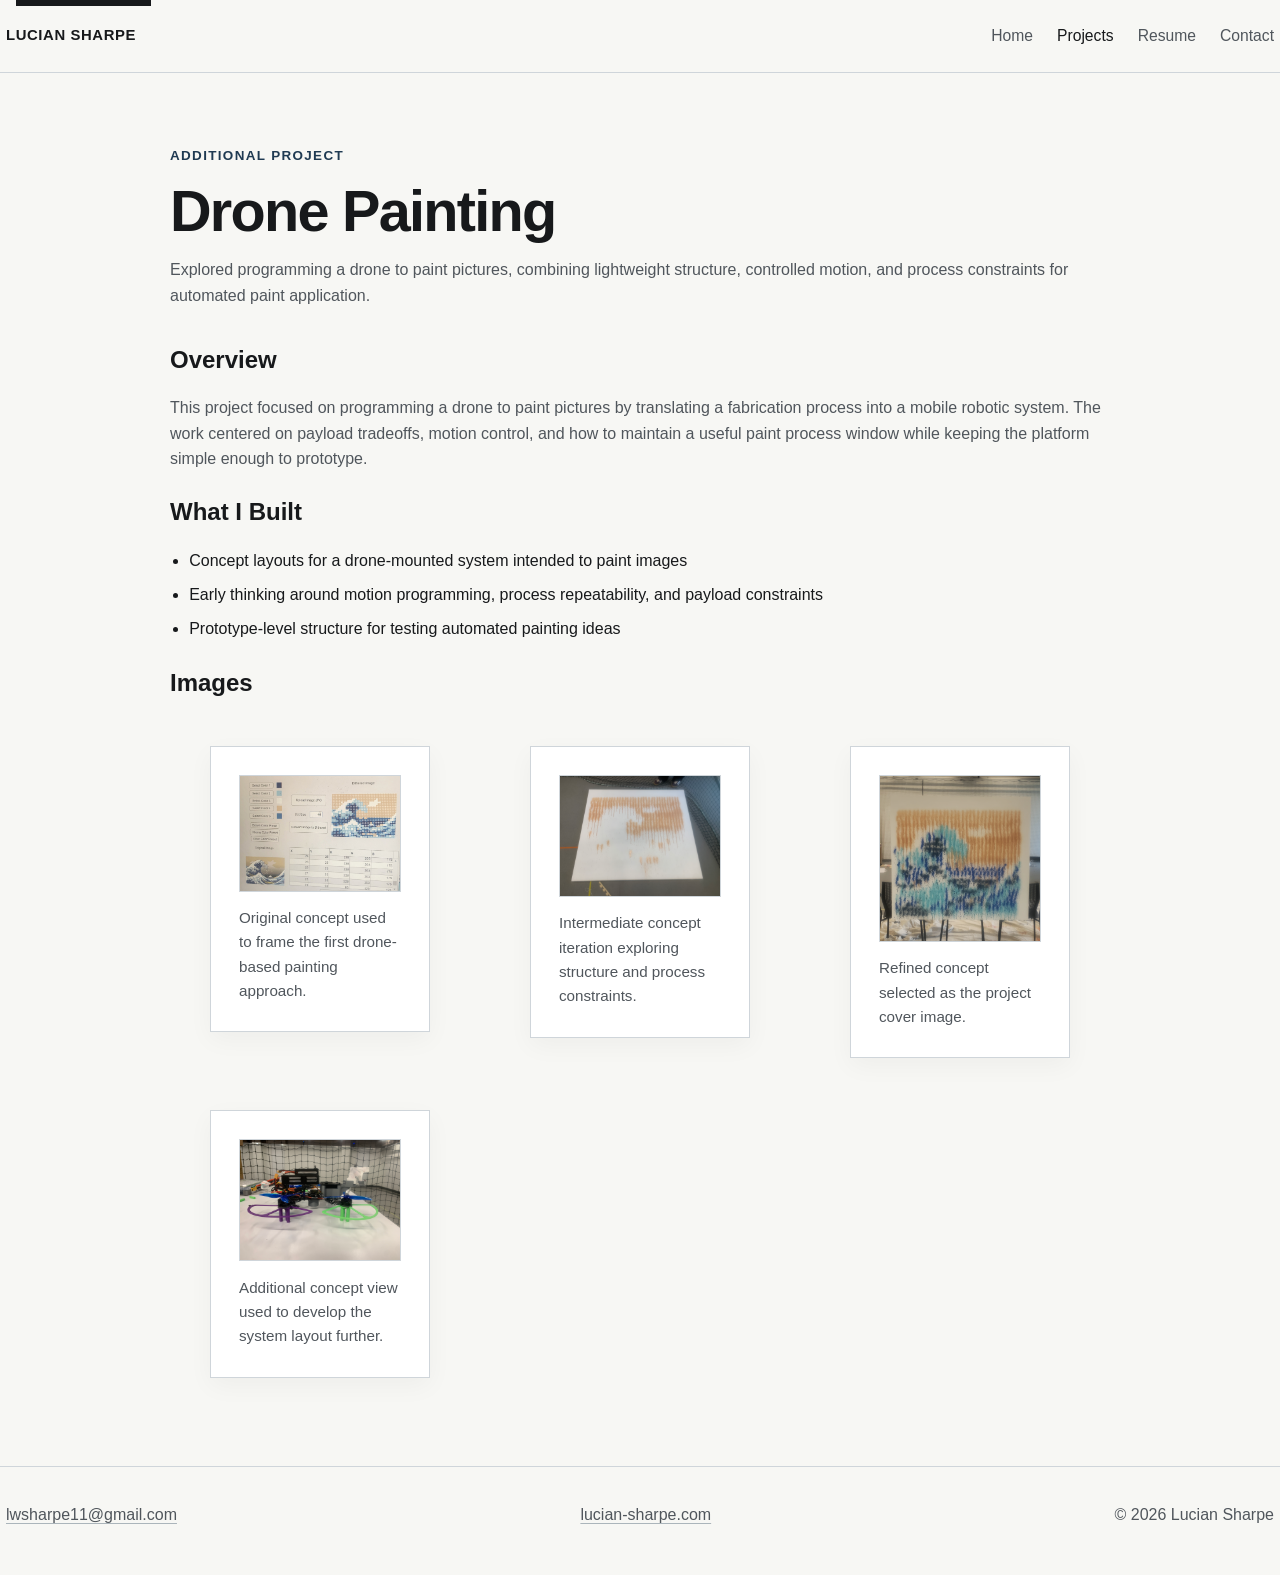
<file: projects/drone-painting.html>
<!DOCTYPE html>
<html lang="en">
<head>
  <meta charset="UTF-8">
  <meta name="viewport" content="width=device-width, initial-scale=1.0">
  <title>Drone Painting | Lucian Sharpe</title>
  <meta name="description" content="Condensed project snapshot for Drone Painting.">
  <link rel="icon" type="image/svg+xml" href="../images/favicon-ls.svg">
  <link rel="stylesheet" href="../styles/main.css">
  <script defer src="../scripts/main.js"></script>
</head>
<body data-page="projects">
  <a class="skip-link" href="#main">Skip to content</a>
  <header class="site-header">
    <div class="container header-inner">
      <a class="site-brand" href="../index.html" aria-label="Lucian Sharpe home">Lucian Sharpe</a>
      <button class="nav-toggle" type="button" aria-expanded="false" aria-controls="site-nav">Menu</button>
      <nav class="site-nav" id="site-nav" aria-label="Primary">
        <a data-nav="home" href="../index.html">Home</a>
        <a data-nav="projects" href="../index.html#projects">Projects</a>
        <a data-nav="resume" href="../resume.html">Resume</a>
        <a data-nav="contact" href="../index.html#contact">Contact</a>
      </nav>
    </div>
  </header>
  <main id="main" class="section">
    <div class="container narrow">
      <header class="page-header">
        <p class="eyebrow">Additional Project</p>
        <h1>Drone Painting</h1>
        <p class="lead">Explored programming a drone to paint pictures, combining lightweight structure, controlled motion, and process constraints for automated paint application.</p>
      </header>
      <section class="project-section">
        <h2>Overview</h2>
        <p>This project focused on programming a drone to paint pictures by translating a fabrication process into a mobile robotic system. The work centered on payload tradeoffs, motion control, and how to maintain a useful paint process window while keeping the platform simple enough to prototype.</p>
      </section>
      <section class="project-section">
        <h2>What I Built</h2>
        <ul>
          <li>Concept layouts for a drone-mounted system intended to paint images</li>
          <li>Early thinking around motion programming, process repeatability, and payload constraints</li>
          <li>Prototype-level structure for testing automated painting ideas</li>
        </ul>
      </section>
      <section class="project-section project-image-gallery-three">
        <h2>Images</h2>
        <figure class="project-figure">
          <img src="../images/drone original.JPG" alt="Original drone painting concept">
          <figcaption>Original concept used to frame the first drone-based painting approach.</figcaption>
        </figure>
        <figure class="project-figure">
          <img src="../images/drone 2.JPG" alt="Drone painting concept iteration">
          <figcaption>Intermediate concept iteration exploring structure and process constraints.</figcaption>
        </figure>
        <figure class="project-figure">
          <img src="../images/drone 3.PNG" alt="Drone painting cover concept">
          <figcaption>Refined concept selected as the project cover image.</figcaption>
        </figure>
        <figure class="project-figure project-figure-single-row">
          <img src="../images/drone1.JPG" alt="Additional drone painting concept image">
          <figcaption>Additional concept view used to develop the system layout further.</figcaption>
        </figure>
      </section>
    </div>
  </main>
  <footer class="site-footer">
    <div class="container footer-inner">
      <p><a href="mailto:lwsharpe11@gmail.com">lwsharpe11@gmail.com</a></p>
      <p><a href="https://lucian-sharpe.com">lucian-sharpe.com</a></p>
      <p>&copy; <span data-current-year></span> Lucian Sharpe</p>
    </div>
  </footer>
</body>
</html>
</file>
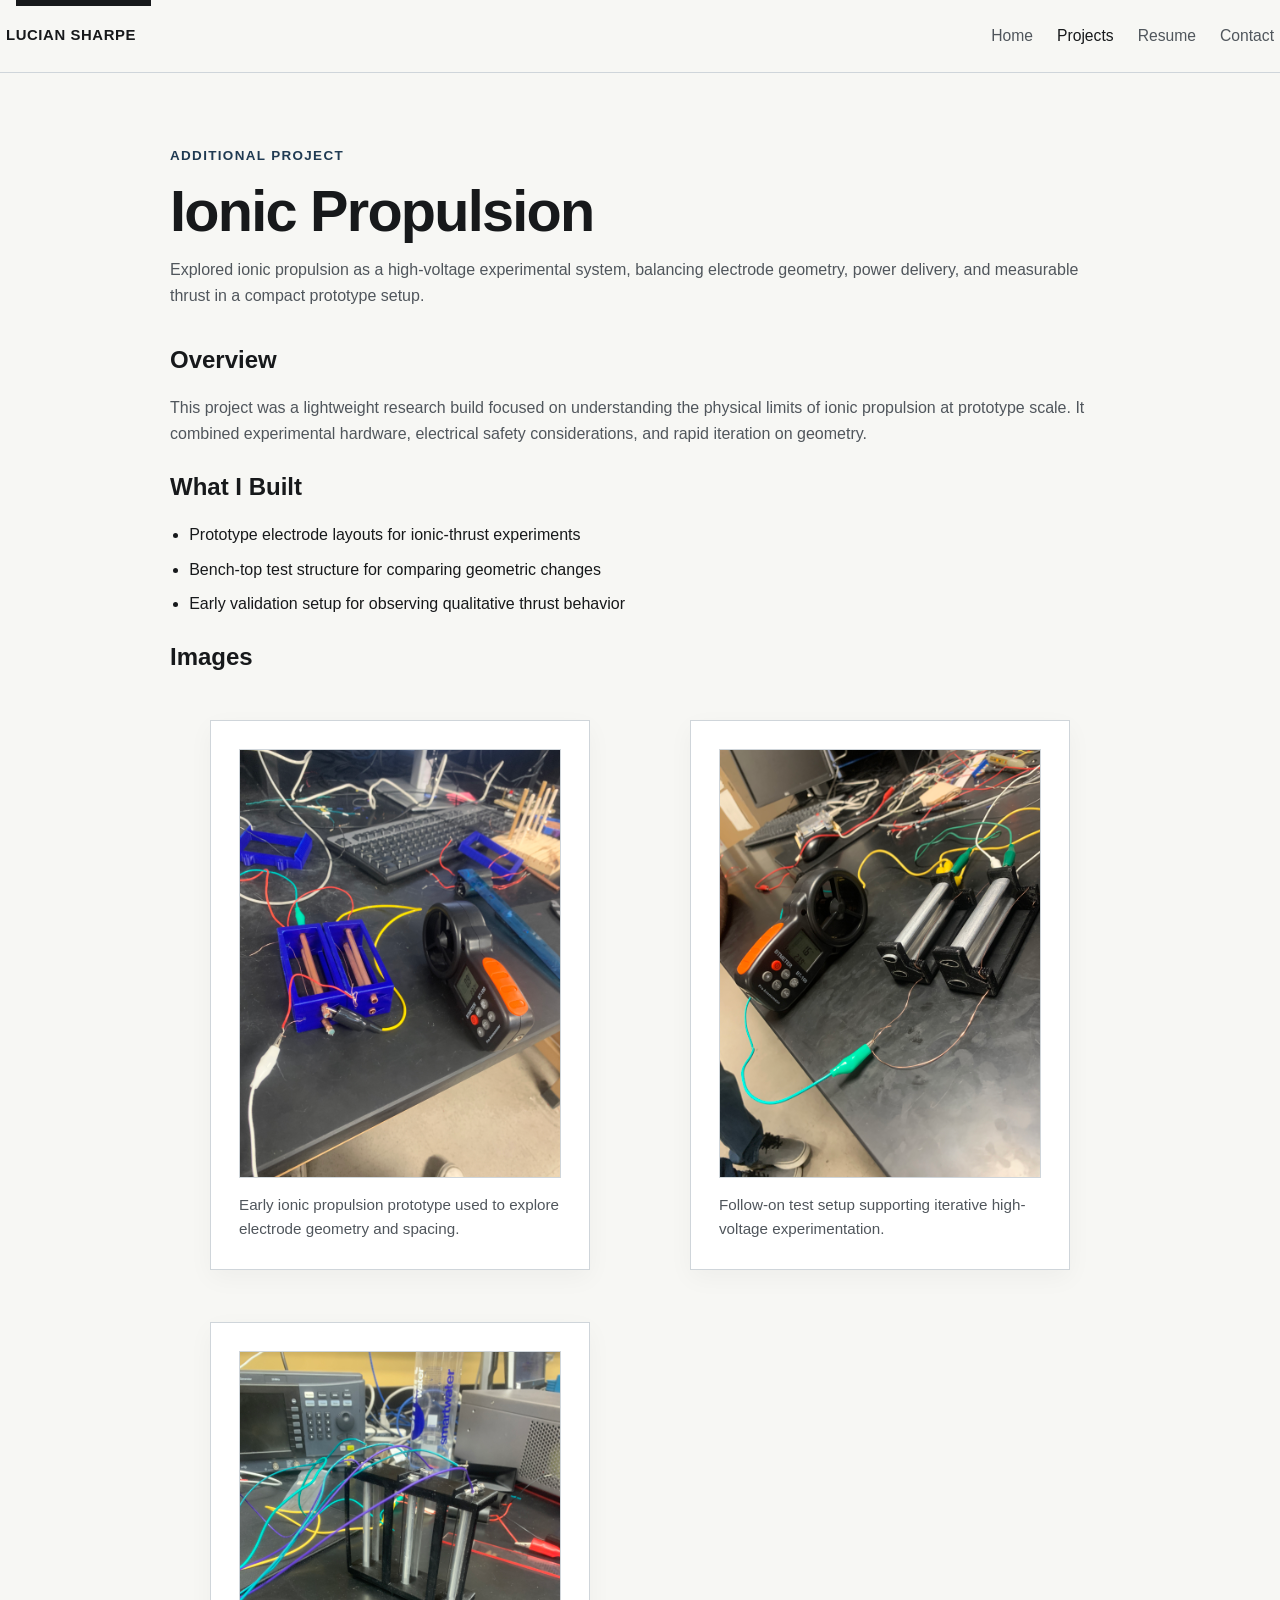
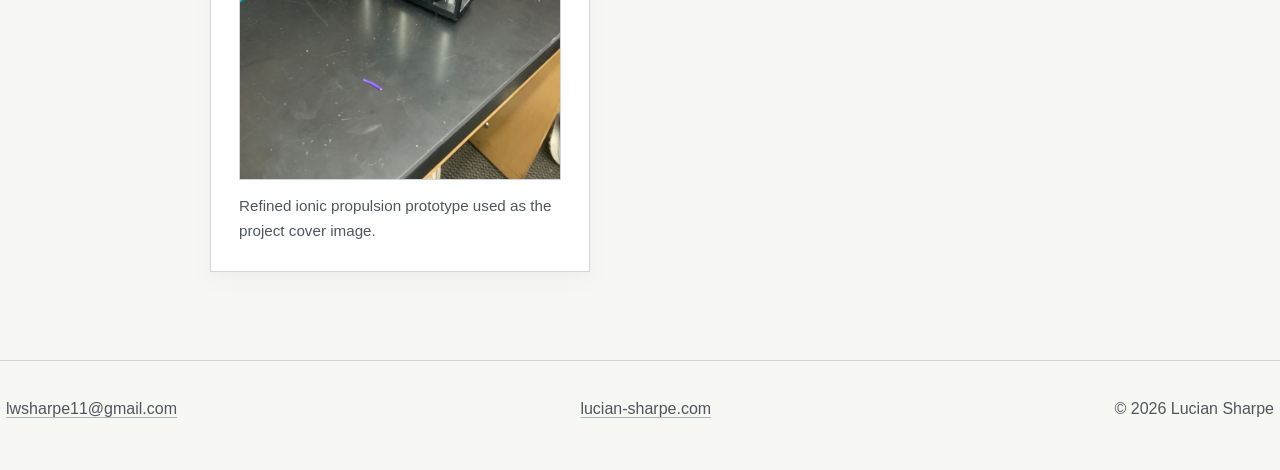
<file: projects/ionic-propulsion.html>
<!DOCTYPE html>
<html lang="en">
<head>
  <meta charset="UTF-8">
  <meta name="viewport" content="width=device-width, initial-scale=1.0">
  <title>Ionic Propulsion | Lucian Sharpe</title>
  <meta name="description" content="Condensed project snapshot for Ionic Propulsion.">
  <link rel="icon" type="image/svg+xml" href="../images/favicon-ls.svg">
  <link rel="stylesheet" href="../styles/main.css">
  <script defer src="../scripts/main.js"></script>
</head>
<body data-page="projects">
  <a class="skip-link" href="#main">Skip to content</a>
  <header class="site-header">
    <div class="container header-inner">
      <a class="site-brand" href="../index.html" aria-label="Lucian Sharpe home">Lucian Sharpe</a>
      <button class="nav-toggle" type="button" aria-expanded="false" aria-controls="site-nav">Menu</button>
      <nav class="site-nav" id="site-nav" aria-label="Primary">
        <a data-nav="home" href="../index.html">Home</a>
        <a data-nav="projects" href="../index.html#projects">Projects</a>
        <a data-nav="resume" href="../resume.html">Resume</a>
        <a data-nav="contact" href="../index.html#contact">Contact</a>
      </nav>
    </div>
  </header>
  <main id="main" class="section">
    <div class="container narrow">
      <header class="page-header">
        <p class="eyebrow">Additional Project</p>
        <h1>Ionic Propulsion</h1>
        <p class="lead">Explored ionic propulsion as a high-voltage experimental system, balancing electrode geometry, power delivery, and measurable thrust in a compact prototype setup.</p>
      </header>
      <section class="project-section">
        <h2>Overview</h2>
        <p>This project was a lightweight research build focused on understanding the physical limits of ionic propulsion at prototype scale. It combined experimental hardware, electrical safety considerations, and rapid iteration on geometry.</p>
      </section>
      <section class="project-section">
        <h2>What I Built</h2>
        <ul>
          <li>Prototype electrode layouts for ionic-thrust experiments</li>
          <li>Bench-top test structure for comparing geometric changes</li>
          <li>Early validation setup for observing qualitative thrust behavior</li>
        </ul>
      </section>
      <section class="project-section project-image-grid-section">
        <h2>Images</h2>
        <figure class="project-figure">
          <img src="../images/ionic1.JPG" alt="Ionic propulsion prototype image one">
          <figcaption>Early ionic propulsion prototype used to explore electrode geometry and spacing.</figcaption>
        </figure>
        <figure class="project-figure">
          <img src="../images/ionic 2.JPG" alt="Ionic propulsion prototype image two">
          <figcaption>Follow-on test setup supporting iterative high-voltage experimentation.</figcaption>
        </figure>
        <figure class="project-figure">
          <img src="../images/ionic 3.JPG" alt="Ionic propulsion prototype image three">
          <figcaption>Refined ionic propulsion prototype used as the project cover image.</figcaption>
        </figure>
      </section>
    </div>
  </main>
  <footer class="site-footer">
    <div class="container footer-inner">
      <p><a href="mailto:lwsharpe11@gmail.com">lwsharpe11@gmail.com</a></p>
      <p><a href="https://lucian-sharpe.com">lucian-sharpe.com</a></p>
      <p>&copy; <span data-current-year></span> Lucian Sharpe</p>
    </div>
  </footer>
</body>
</html>
</file>
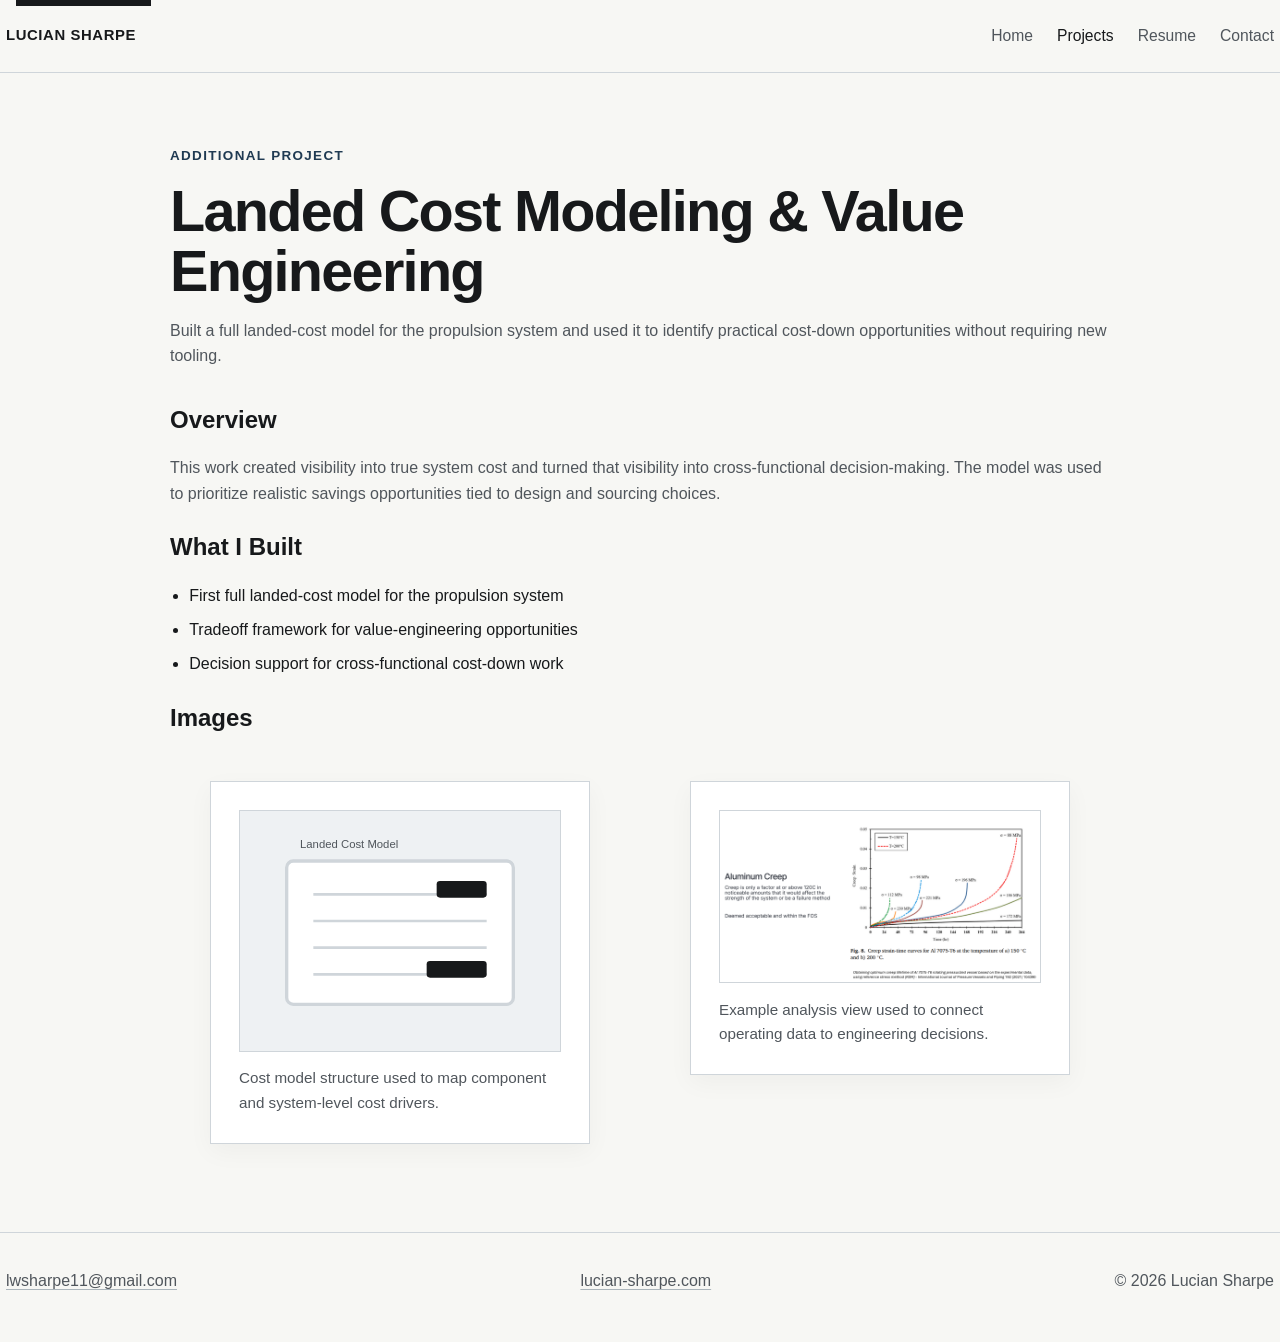
<file: projects/landed-cost.html>
<!DOCTYPE html>
<html lang="en">
<head>
  <meta charset="UTF-8">
  <meta name="viewport" content="width=device-width, initial-scale=1.0">
  <title>Landed Cost Modeling &amp; Value Engineering | Lucian Sharpe</title>
  <meta name="description" content="Condensed project snapshot for landed cost modeling and value engineering.">
  <link rel="icon" type="image/svg+xml" href="../images/favicon-ls.svg">
  <link rel="stylesheet" href="../styles/main.css">
  <script defer src="../scripts/main.js"></script>
</head>
<body data-page="projects">
  <a class="skip-link" href="#main">Skip to content</a>
  <header class="site-header">
    <div class="container header-inner">
      <a class="site-brand" href="../index.html" aria-label="Lucian Sharpe home">Lucian Sharpe</a>
      <button class="nav-toggle" type="button" aria-expanded="false" aria-controls="site-nav">Menu</button>
      <nav class="site-nav" id="site-nav" aria-label="Primary">
        <a data-nav="home" href="../index.html">Home</a>
        <a data-nav="projects" href="../index.html#projects">Projects</a>
        <a data-nav="resume" href="../resume.html">Resume</a>
        <a data-nav="contact" href="../index.html#contact">Contact</a>
      </nav>
    </div>
  </header>
  <main id="main" class="section">
    <div class="container narrow">
      <header class="page-header">
        <p class="eyebrow">Additional Project</p>
        <h1>Landed Cost Modeling &amp; Value Engineering</h1>
        <p class="lead">Built a full landed-cost model for the propulsion system and used it to identify practical cost-down opportunities without requiring new tooling.</p>
      </header>
      <section class="project-section">
        <h2>Overview</h2>
        <p>This work created visibility into true system cost and turned that visibility into cross-functional decision-making. The model was used to prioritize realistic savings opportunities tied to design and sourcing choices.</p>
      </section>
      <section class="project-section">
        <h2>What I Built</h2>
        <ul>
          <li>First full landed-cost model for the propulsion system</li>
          <li>Tradeoff framework for value-engineering opportunities</li>
          <li>Decision support for cross-functional cost-down work</li>
        </ul>
      </section>
      <section class="project-section project-image-grid-section">
        <h2>Images</h2>
        <figure class="project-figure">
          <img src="../images/landed-cost-model-placeholder.svg" alt="Landed cost model placeholder">
          <figcaption>Cost model structure used to map component and system-level cost drivers.</figcaption>
        </figure>
        <figure class="project-figure">
          <img src="../images/graph1.png" alt="Chart placeholder for value engineering analysis">
          <figcaption>Example analysis view used to connect operating data to engineering decisions.</figcaption>
        </figure>
      </section>
    </div>
  </main>
  <footer class="site-footer">
    <div class="container footer-inner">
      <p><a href="mailto:lwsharpe11@gmail.com">lwsharpe11@gmail.com</a></p>
      <p><a href="https://lucian-sharpe.com">lucian-sharpe.com</a></p>
      <p>&copy; <span data-current-year></span> Lucian Sharpe</p>
    </div>
  </footer>
</body>
</html>
</file>
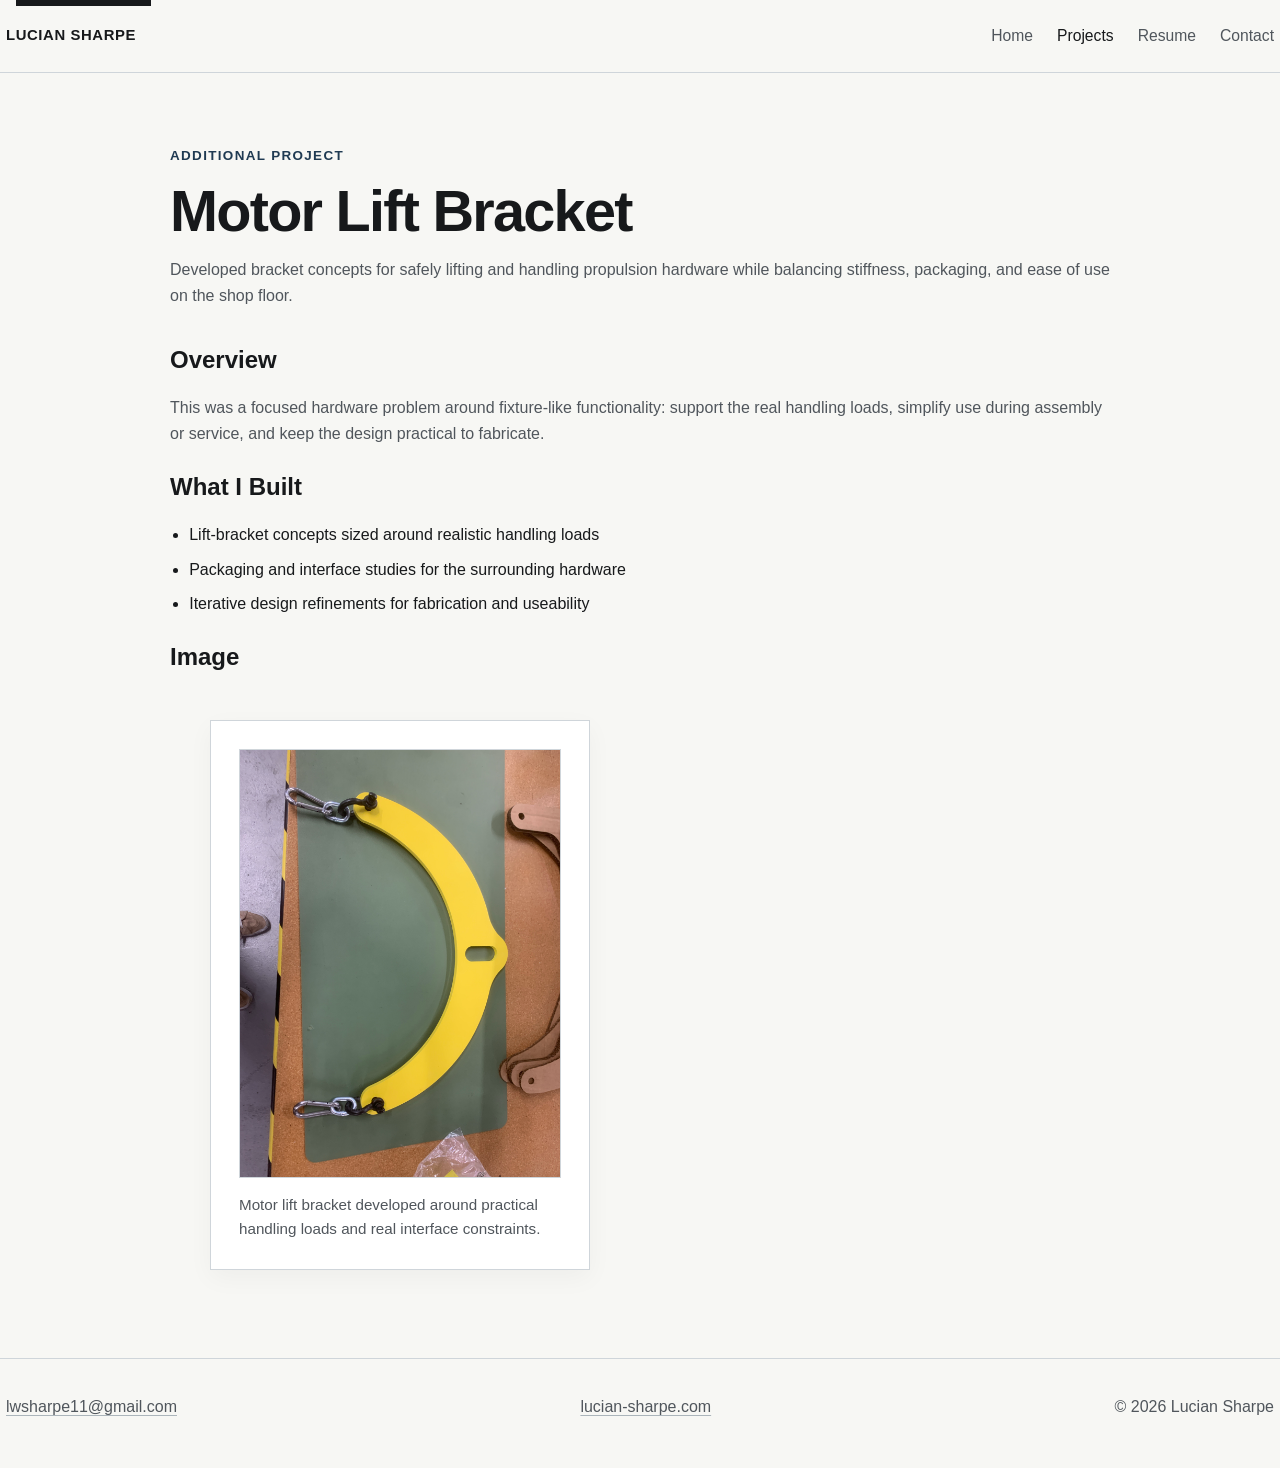
<file: projects/motor-lift-bracket.html>
<!DOCTYPE html>
<html lang="en">
<head>
  <meta charset="UTF-8">
  <meta name="viewport" content="width=device-width, initial-scale=1.0">
  <title>Motor Lift Bracket | Lucian Sharpe</title>
  <meta name="description" content="Condensed project snapshot for motor lift bracket development.">
  <link rel="icon" type="image/svg+xml" href="../images/favicon-ls.svg">
  <link rel="stylesheet" href="../styles/main.css">
  <script defer src="../scripts/main.js"></script>
</head>
<body data-page="projects">
  <a class="skip-link" href="#main">Skip to content</a>
  <header class="site-header">
    <div class="container header-inner">
      <a class="site-brand" href="../index.html" aria-label="Lucian Sharpe home">Lucian Sharpe</a>
      <button class="nav-toggle" type="button" aria-expanded="false" aria-controls="site-nav">Menu</button>
      <nav class="site-nav" id="site-nav" aria-label="Primary">
        <a data-nav="home" href="../index.html">Home</a>
        <a data-nav="projects" href="../index.html#projects">Projects</a>
        <a data-nav="resume" href="../resume.html">Resume</a>
        <a data-nav="contact" href="../index.html#contact">Contact</a>
      </nav>
    </div>
  </header>
  <main id="main" class="section">
    <div class="container narrow">
      <header class="page-header">
        <p class="eyebrow">Additional Project</p>
        <h1>Motor Lift Bracket</h1>
        <p class="lead">Developed bracket concepts for safely lifting and handling propulsion hardware while balancing stiffness, packaging, and ease of use on the shop floor.</p>
      </header>
      <section class="project-section">
        <h2>Overview</h2>
        <p>This was a focused hardware problem around fixture-like functionality: support the real handling loads, simplify use during assembly or service, and keep the design practical to fabricate.</p>
      </section>
      <section class="project-section">
        <h2>What I Built</h2>
        <ul>
          <li>Lift-bracket concepts sized around realistic handling loads</li>
          <li>Packaging and interface studies for the surrounding hardware</li>
          <li>Iterative design refinements for fabrication and useability</li>
        </ul>
      </section>
      <section class="project-section project-image-grid-section">
        <h2>Image</h2>
        <figure class="project-figure">
          <img src="../images/motor lift bracket.jpg" alt="Motor lift bracket">
          <figcaption>Motor lift bracket developed around practical handling loads and real interface constraints.</figcaption>
        </figure>
      </section>
    </div>
  </main>
  <footer class="site-footer">
    <div class="container footer-inner">
      <p><a href="mailto:lwsharpe11@gmail.com">lwsharpe11@gmail.com</a></p>
      <p><a href="https://lucian-sharpe.com">lucian-sharpe.com</a></p>
      <p>&copy; <span data-current-year></span> Lucian Sharpe</p>
    </div>
  </footer>
</body>
</html>
</file>
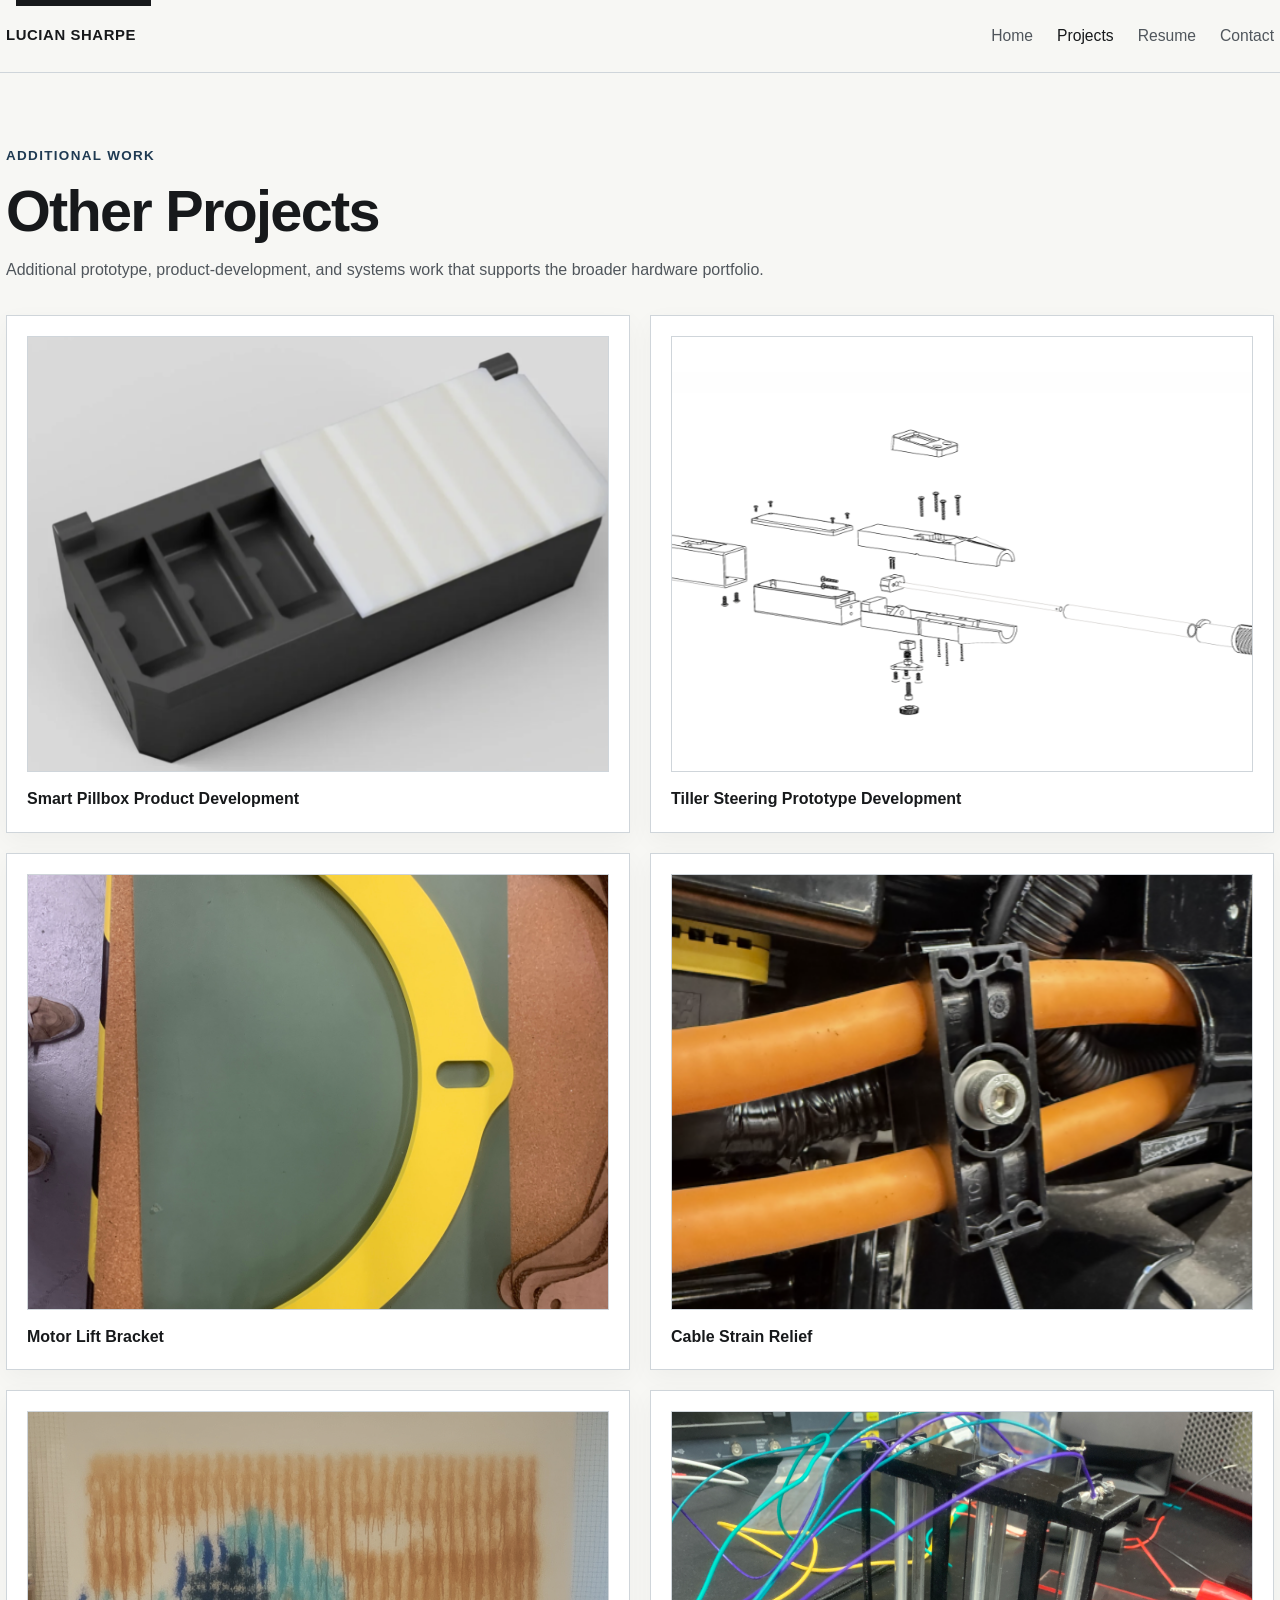
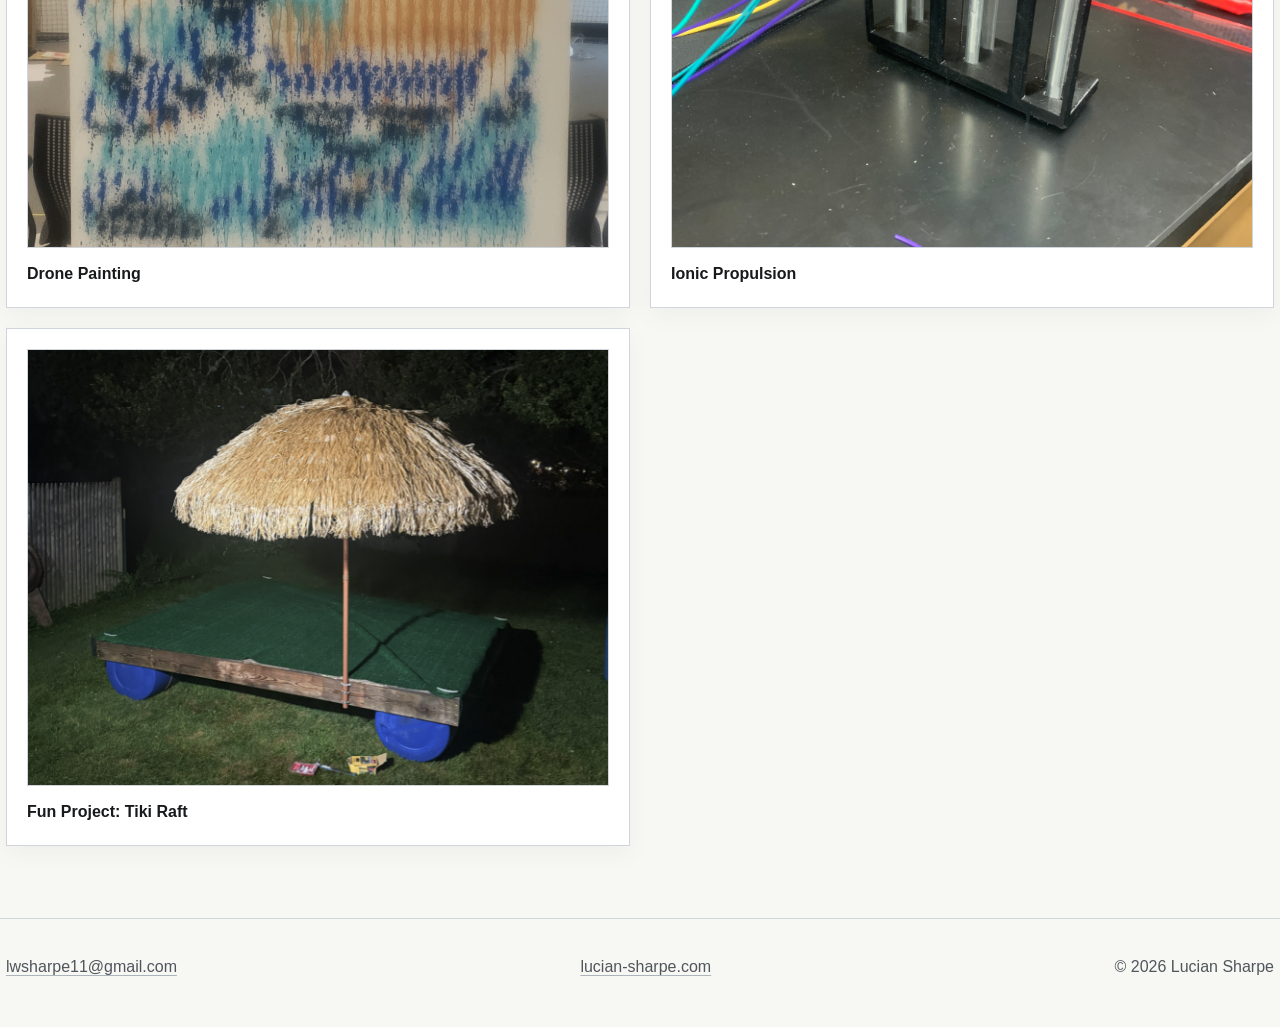
<file: projects/other-projects.html>
<!DOCTYPE html>
<html lang="en">
<head>
  <meta charset="UTF-8">
  <meta name="viewport" content="width=device-width, initial-scale=1.0">
  <title>Other Projects | Lucian Sharpe</title>
  <meta name="description" content="Additional engineering projects and prototype work by Lucian Sharpe.">
  <link rel="icon" type="image/svg+xml" href="../images/favicon-ls.svg">
  <link rel="stylesheet" href="../styles/main.css">
  <script defer src="../scripts/main.js"></script>
</head>
<body data-page="projects">
  <a class="skip-link" href="#main">Skip to content</a>
  <header class="site-header">
    <div class="container header-inner">
      <a class="site-brand" href="../index.html" aria-label="Lucian Sharpe home">Lucian Sharpe</a>
      <button class="nav-toggle" type="button" aria-expanded="false" aria-controls="site-nav">Menu</button>
      <nav class="site-nav" id="site-nav" aria-label="Primary">
        <a data-nav="home" href="../index.html">Home</a>
        <a data-nav="projects" href="../index.html#projects">Projects</a>
        <a data-nav="resume" href="../resume.html">Resume</a>
        <a data-nav="contact" href="../index.html#contact">Contact</a>
      </nav>
    </div>
  </header>

  <main id="main" class="section">
    <div class="container">
      <header class="page-header">
        <p class="eyebrow">Additional Work</p>
        <h1>Other Projects</h1>
        <p class="lead">Additional prototype, product-development, and systems work that supports the broader hardware portfolio.</p>
      </header>

      <section class="project-list-grid" aria-label="Other projects">
        <article class="project-list-card">
          <a class="project-list-card-link" href="smart-pillbox.html" aria-label="View Smart Pillbox Product Development">
            <figure class="project-list-figure">
              <img src="../images/pill box.png" alt="Smart Pillbox Product Development image">
              <figcaption>Smart Pillbox Product Development</figcaption>
            </figure>
          </a>
        </article>

        <article class="project-list-card">
          <a class="project-list-card-link" href="tiller-steering.html" aria-label="View Tiller Steering Prototype Development">
            <figure class="project-list-figure">
              <img src="../images/Tiller1.png" alt="Tiller Steering Prototype Development image">
              <figcaption>Tiller Steering Prototype Development</figcaption>
            </figure>
          </a>
        </article>

        <article class="project-list-card">
          <a class="project-list-card-link" href="motor-lift-bracket.html" aria-label="View Motor Lift Bracket">
            <figure class="project-list-figure">
              <img src="../images/motor lift bracket.jpg" alt="Motor Lift Bracket image">
              <figcaption>Motor Lift Bracket</figcaption>
            </figure>
          </a>
        </article>

        <article class="project-list-card">
          <a class="project-list-card-link" href="cable-strain-relief.html" aria-label="View Cable Strain Relief">
            <figure class="project-list-figure">
              <img src="../images/Strain with new cable.png" alt="Cable Strain Relief image">
              <figcaption>Cable Strain Relief</figcaption>
            </figure>
          </a>
        </article>

        <article class="project-list-card">
          <a class="project-list-card-link" href="drone-painting.html" aria-label="View Drone Painting">
            <figure class="project-list-figure">
              <img src="../images/drone 3.PNG" alt="Drone Painting concept image">
              <figcaption>Drone Painting</figcaption>
            </figure>
          </a>
        </article>

        <article class="project-list-card">
          <a class="project-list-card-link" href="ionic-propulsion.html" aria-label="View Ionic Propulsion">
            <figure class="project-list-figure">
              <img src="../images/ionic 3.JPG" alt="Ionic Propulsion image">
              <figcaption>Ionic Propulsion</figcaption>
            </figure>
          </a>
        </article>

        <article class="project-list-card">
          <a class="project-list-card-link" href="tiki-raft.html" aria-label="View Fun Project Tiki Raft">
            <figure class="project-list-figure">
              <img src="../images/raft 4.png" alt="Fun Project Tiki Raft cover image">
              <figcaption>Fun Project: Tiki Raft</figcaption>
            </figure>
          </a>
        </article>
      </section>
    </div>
  </main>

  <footer class="site-footer">
    <div class="container footer-inner">
      <p><a href="mailto:lwsharpe11@gmail.com">lwsharpe11@gmail.com</a></p>
      <p><a href="https://lucian-sharpe.com">lucian-sharpe.com</a></p>
      <p>&copy; <span data-current-year></span> Lucian Sharpe</p>
    </div>
  </footer>
</body>
</html>
</file>
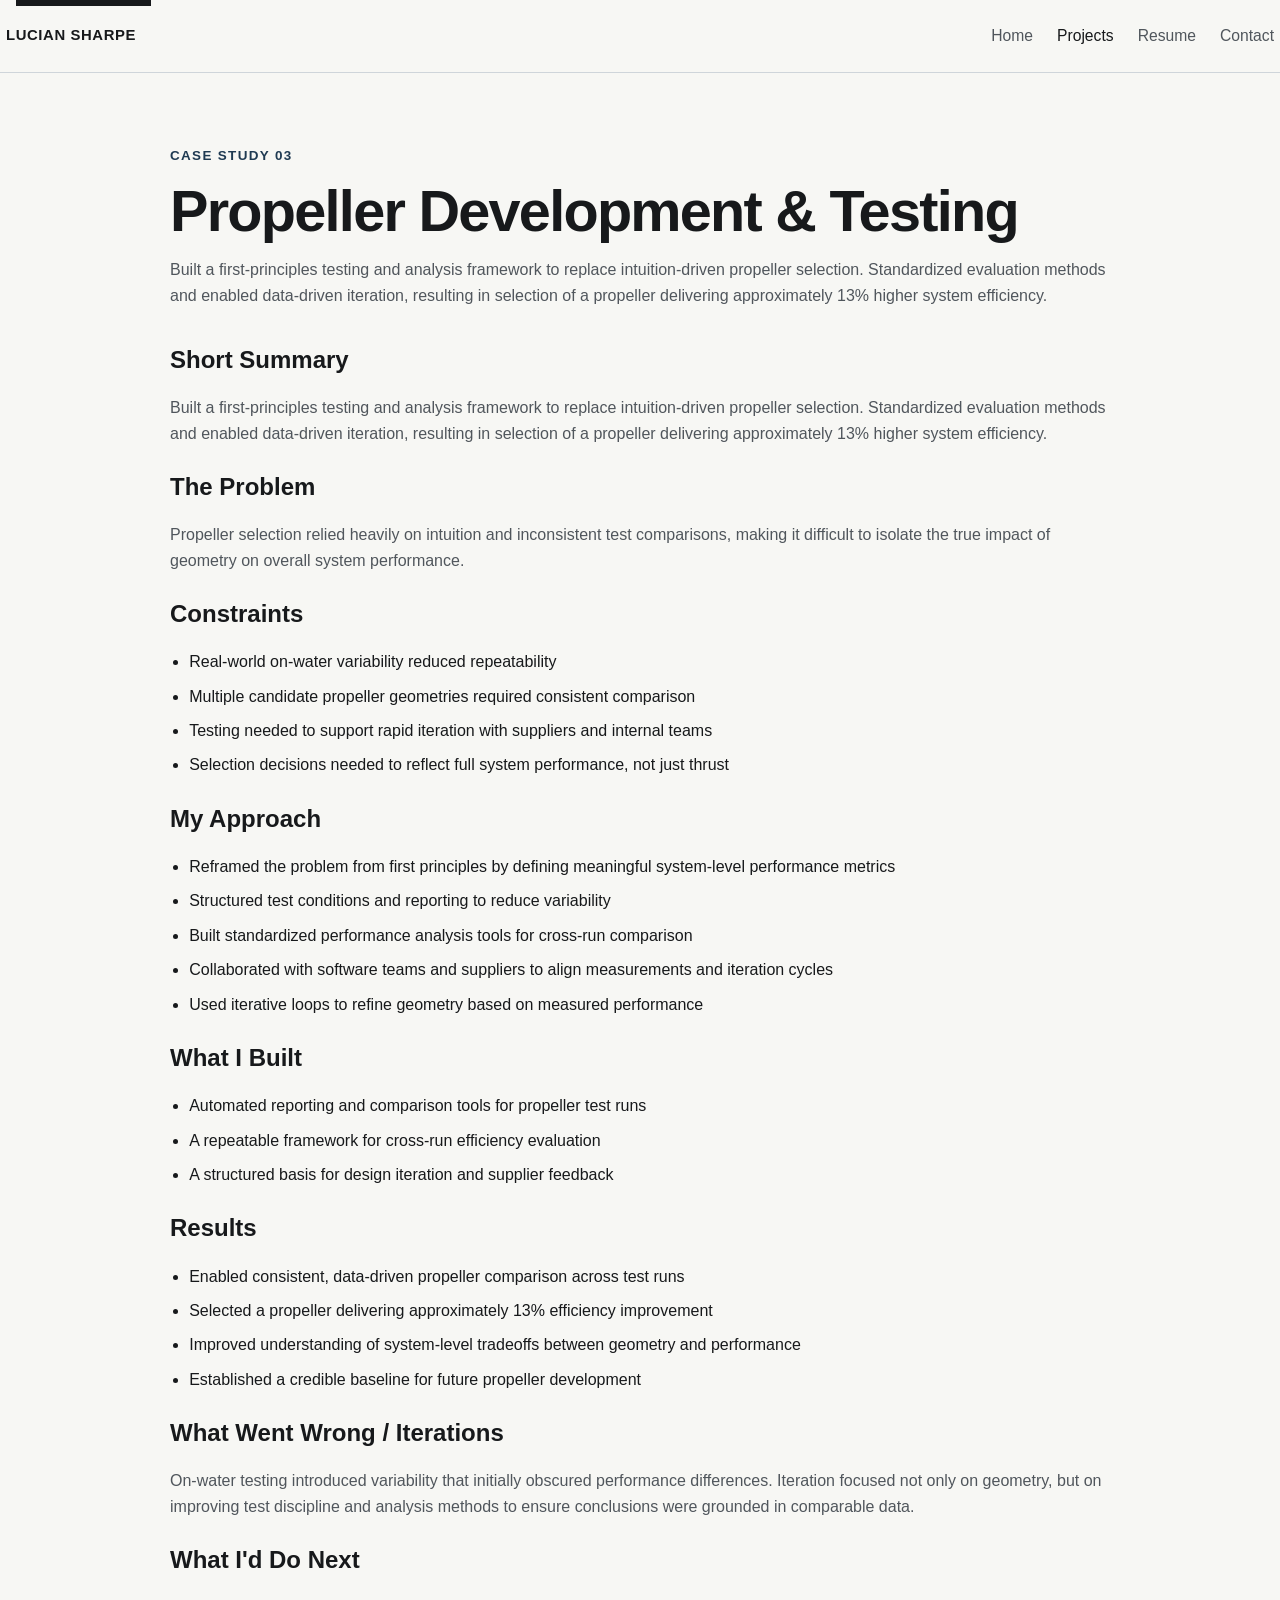
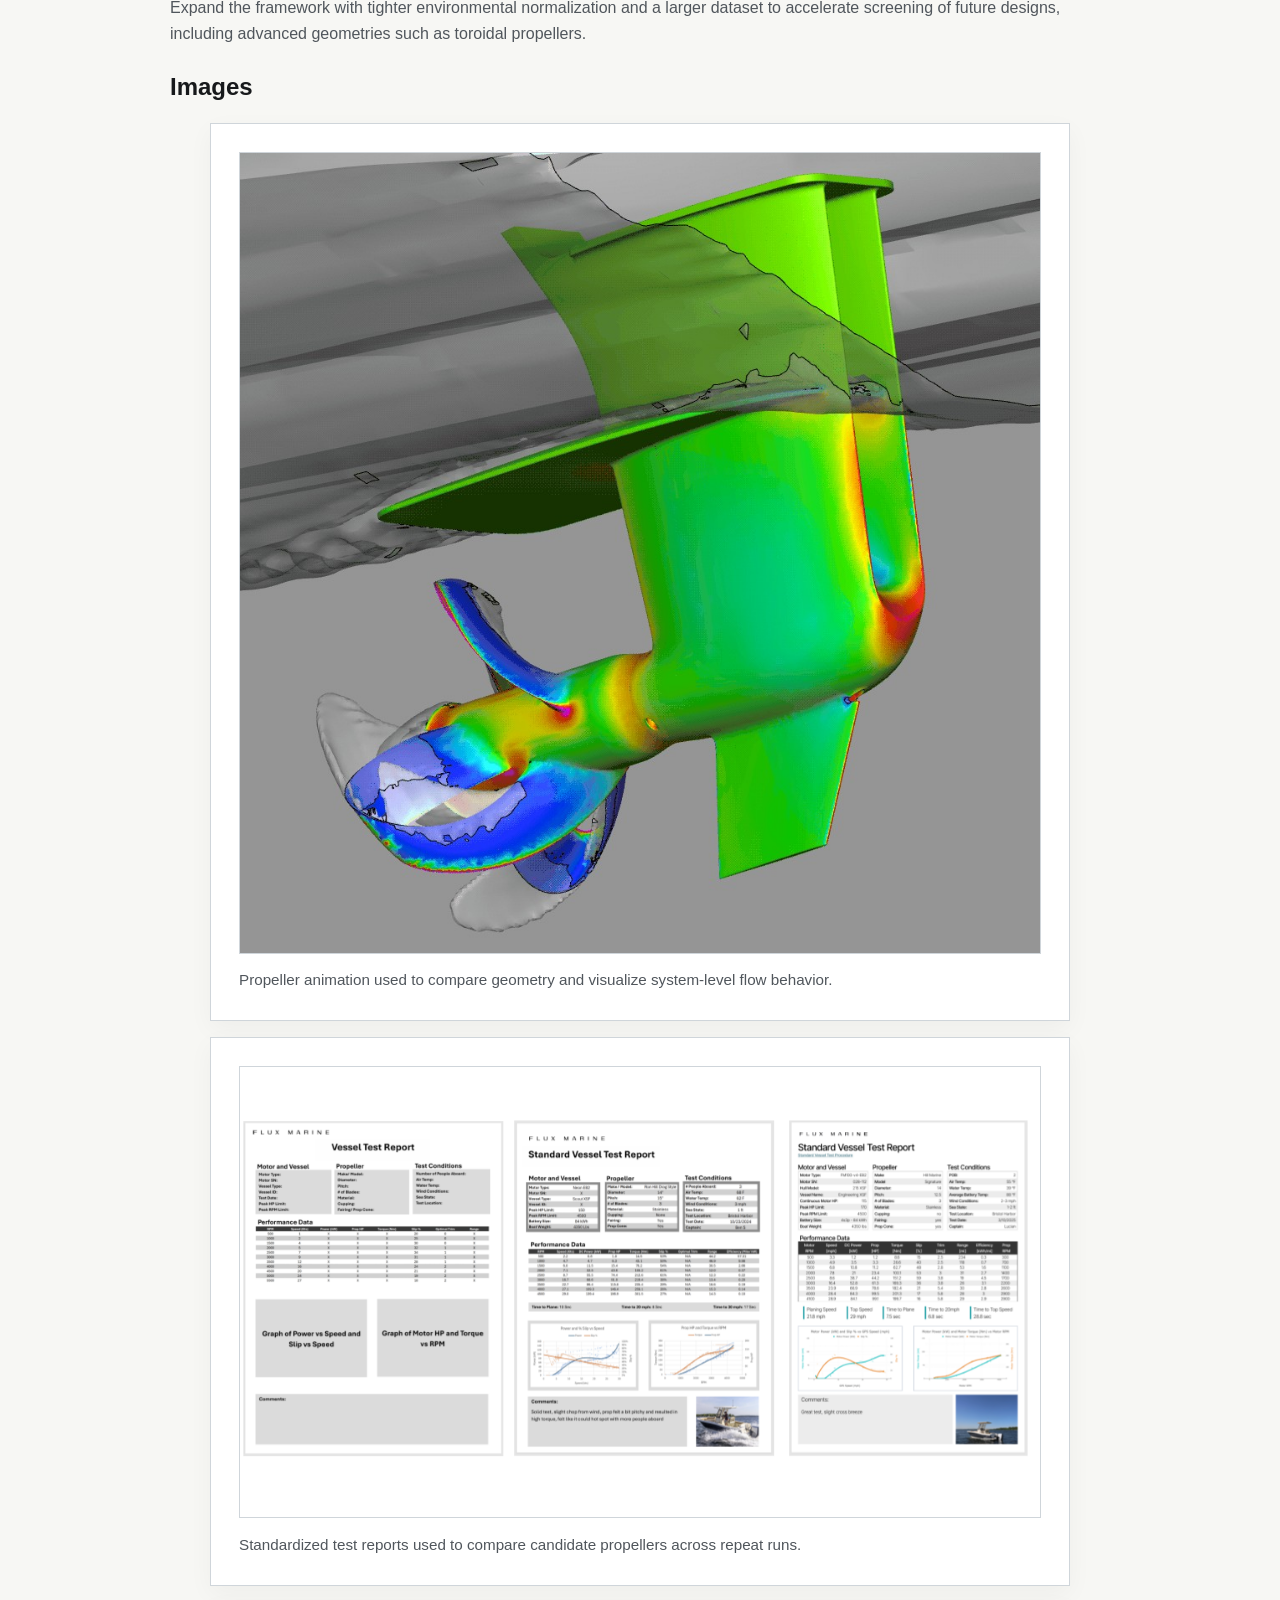
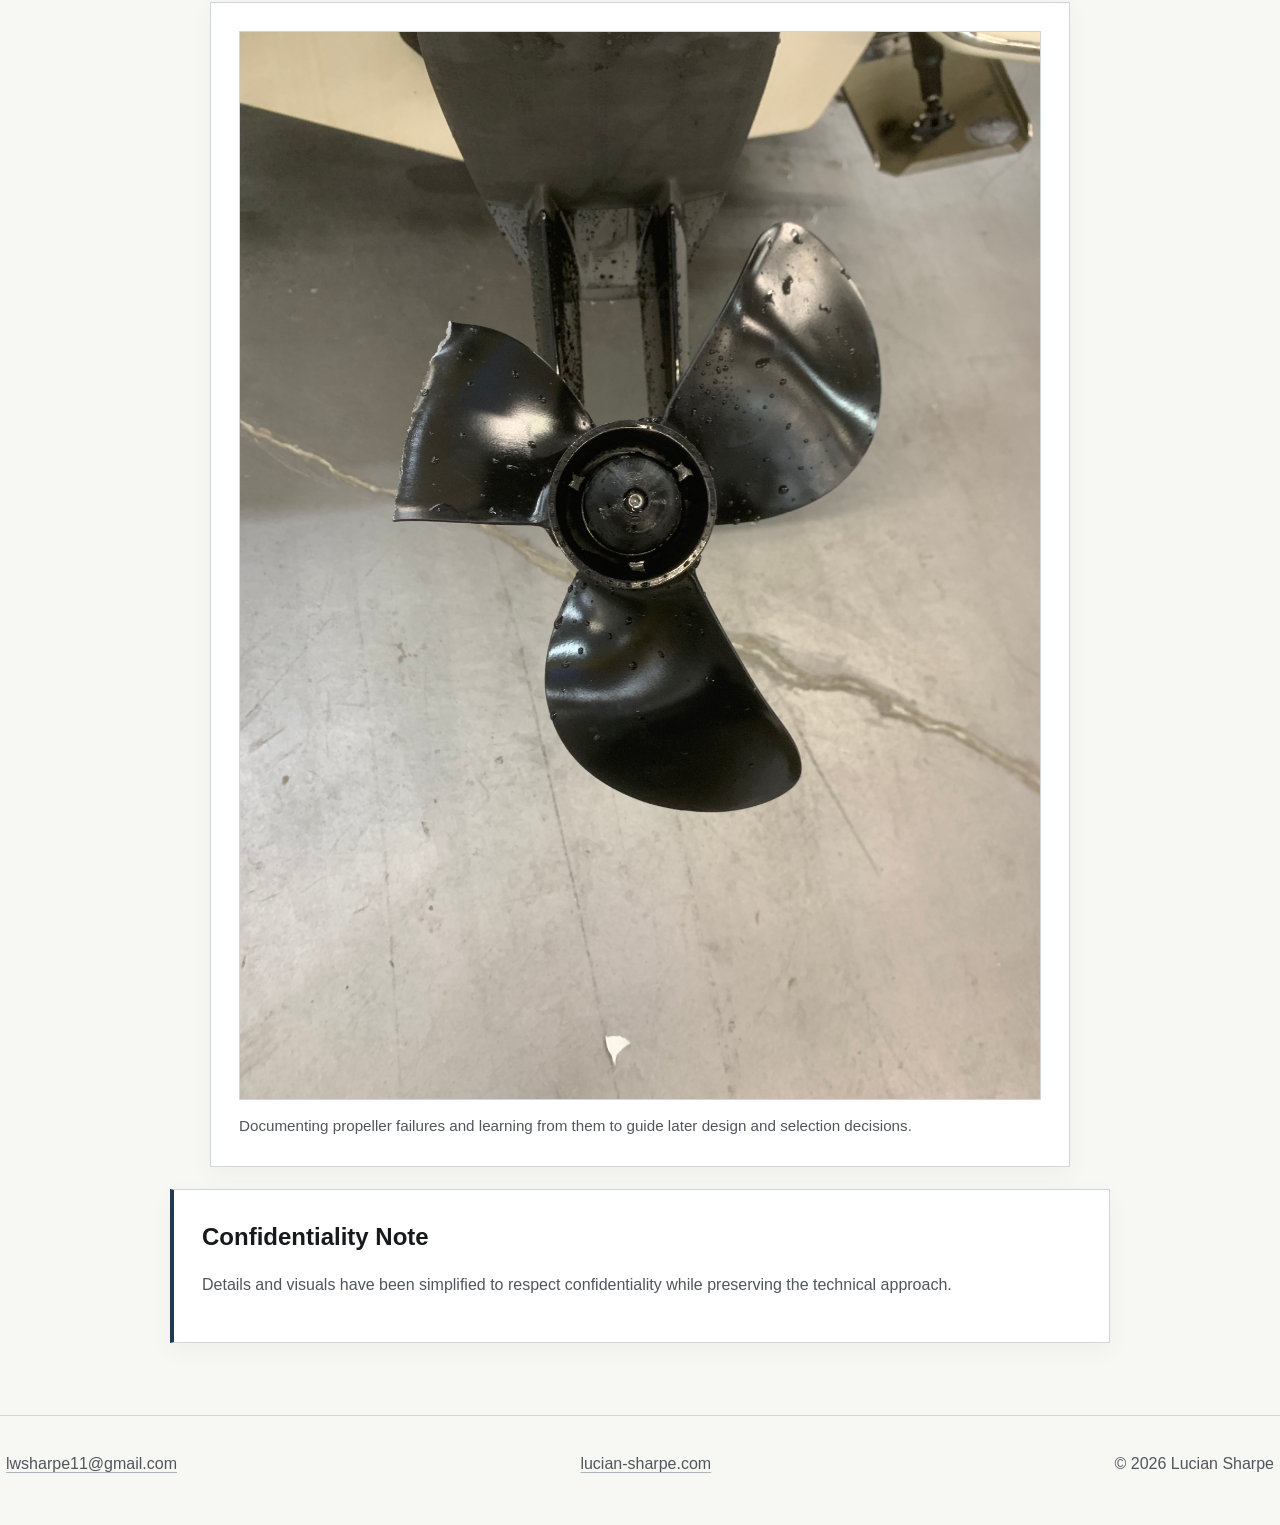
<file: projects/propeller.html>
<!DOCTYPE html>
<html lang="en">
<head>
  <meta charset="UTF-8">
  <meta name="viewport" content="width=device-width, initial-scale=1.0">
  <title>Propeller Development &amp; Testing | Lucian Sharpe</title>
  <meta name="description" content="Case study covering propeller development, test planning, and performance analysis for an electric outboard platform.">
  <link rel="icon" type="image/svg+xml" href="../images/favicon-ls.svg">
  <link rel="stylesheet" href="../styles/main.css">
  <script defer src="../scripts/main.js"></script>
</head>
<body data-page="projects">
  <a class="skip-link" href="#main">Skip to content</a>
  <header class="site-header">
    <div class="container header-inner">
      <a class="site-brand" href="../index.html" aria-label="Lucian Sharpe home">Lucian Sharpe</a>
      <button class="nav-toggle" type="button" aria-expanded="false" aria-controls="site-nav">Menu</button>
      <nav class="site-nav" id="site-nav" aria-label="Primary">
        <a data-nav="home" href="../index.html">Home</a>
        <a data-nav="projects" href="../index.html#projects">Projects</a>
        <a data-nav="resume" href="../resume.html">Resume</a>
        <a data-nav="contact" href="../index.html#contact">Contact</a>
      </nav>
    </div>
  </header>

  <main id="main" class="section">
    <div class="container narrow">
      <header class="page-header">
        <p class="eyebrow">Case Study 03</p>
        <h1>Propeller Development &amp; Testing</h1>
        <p class="lead">Built a first-principles testing and analysis framework to replace intuition-driven propeller selection. Standardized evaluation methods and enabled data-driven iteration, resulting in selection of a propeller delivering approximately 13% higher system efficiency.</p>
      </header>

      <section class="project-section">
        <h2>Short Summary</h2>
        <p>Built a first-principles testing and analysis framework to replace intuition-driven propeller selection. Standardized evaluation methods and enabled data-driven iteration, resulting in selection of a propeller delivering approximately 13% higher system efficiency.</p>
      </section>

      <section class="project-section">
        <h2>The Problem</h2>
        <p>Propeller selection relied heavily on intuition and inconsistent test comparisons, making it difficult to isolate the true impact of geometry on overall system performance.</p>
      </section>

      <section class="project-section">
        <h2>Constraints</h2>
        <ul>
          <li>Real-world on-water variability reduced repeatability</li>
          <li>Multiple candidate propeller geometries required consistent comparison</li>
          <li>Testing needed to support rapid iteration with suppliers and internal teams</li>
          <li>Selection decisions needed to reflect full system performance, not just thrust</li>
        </ul>
      </section>

      <section class="project-section">
        <h2>My Approach</h2>
        <ul>
          <li>Reframed the problem from first principles by defining meaningful system-level performance metrics</li>
          <li>Structured test conditions and reporting to reduce variability</li>
          <li>Built standardized performance analysis tools for cross-run comparison</li>
          <li>Collaborated with software teams and suppliers to align measurements and iteration cycles</li>
          <li>Used iterative loops to refine geometry based on measured performance</li>
        </ul>
      </section>

      <section class="project-section">
        <h2>What I Built</h2>
        <ul>
          <li>Automated reporting and comparison tools for propeller test runs</li>
          <li>A repeatable framework for cross-run efficiency evaluation</li>
          <li>A structured basis for design iteration and supplier feedback</li>
        </ul>
      </section>

      <section class="project-section">
        <h2>Results</h2>
        <ul>
          <li>Enabled consistent, data-driven propeller comparison across test runs</li>
          <li>Selected a propeller delivering approximately 13% efficiency improvement</li>
          <li>Improved understanding of system-level tradeoffs between geometry and performance</li>
          <li>Established a credible baseline for future propeller development</li>
        </ul>
      </section>

      <section class="project-section">
        <h2>What Went Wrong / Iterations</h2>
        <p>On-water testing introduced variability that initially obscured performance differences. Iteration focused not only on geometry, but on improving test discipline and analysis methods to ensure conclusions were grounded in comparable data.</p>
      </section>

      <section class="project-section">
        <h2>What I'd Do Next</h2>
        <p>Expand the framework with tighter environmental normalization and a larger dataset to accelerate screening of future designs, including advanced geometries such as toroidal propellers.</p>
      </section>

      <section class="project-section">
        <h2>Images</h2>
        <figure class="project-figure">
          <img src="../images/prop animation.jpg" alt="Propeller development visualization">
          <figcaption>Propeller animation used to compare geometry and visualize system-level flow behavior.</figcaption>
        </figure>
        <figure class="project-figure">
          <img src="../images/test reports.png" alt="Standardized propeller test reports">
          <figcaption>Standardized test reports used to compare candidate propellers across repeat runs.</figcaption>
        </figure>
        <figure class="project-figure">
          <img src="../images/broken prop.JPG" alt="Broken propeller showing a documented failure case">
          <figcaption>Documenting propeller failures and learning from them to guide later design and selection decisions.</figcaption>
        </figure>
      </section>

      <section class="project-section note-section">
        <h2>Confidentiality Note</h2>
        <p>Details and visuals have been simplified to respect confidentiality while preserving the technical approach.</p>
      </section>
    </div>
  </main>

  <footer class="site-footer">
    <div class="container footer-inner">
      <p><a href="mailto:lwsharpe11@gmail.com">lwsharpe11@gmail.com</a></p>
      <p><a href="https://lucian-sharpe.com">lucian-sharpe.com</a></p>
      <p>&copy; <span data-current-year></span> Lucian Sharpe</p>
    </div>
  </footer>
</body>
</html>
</file>
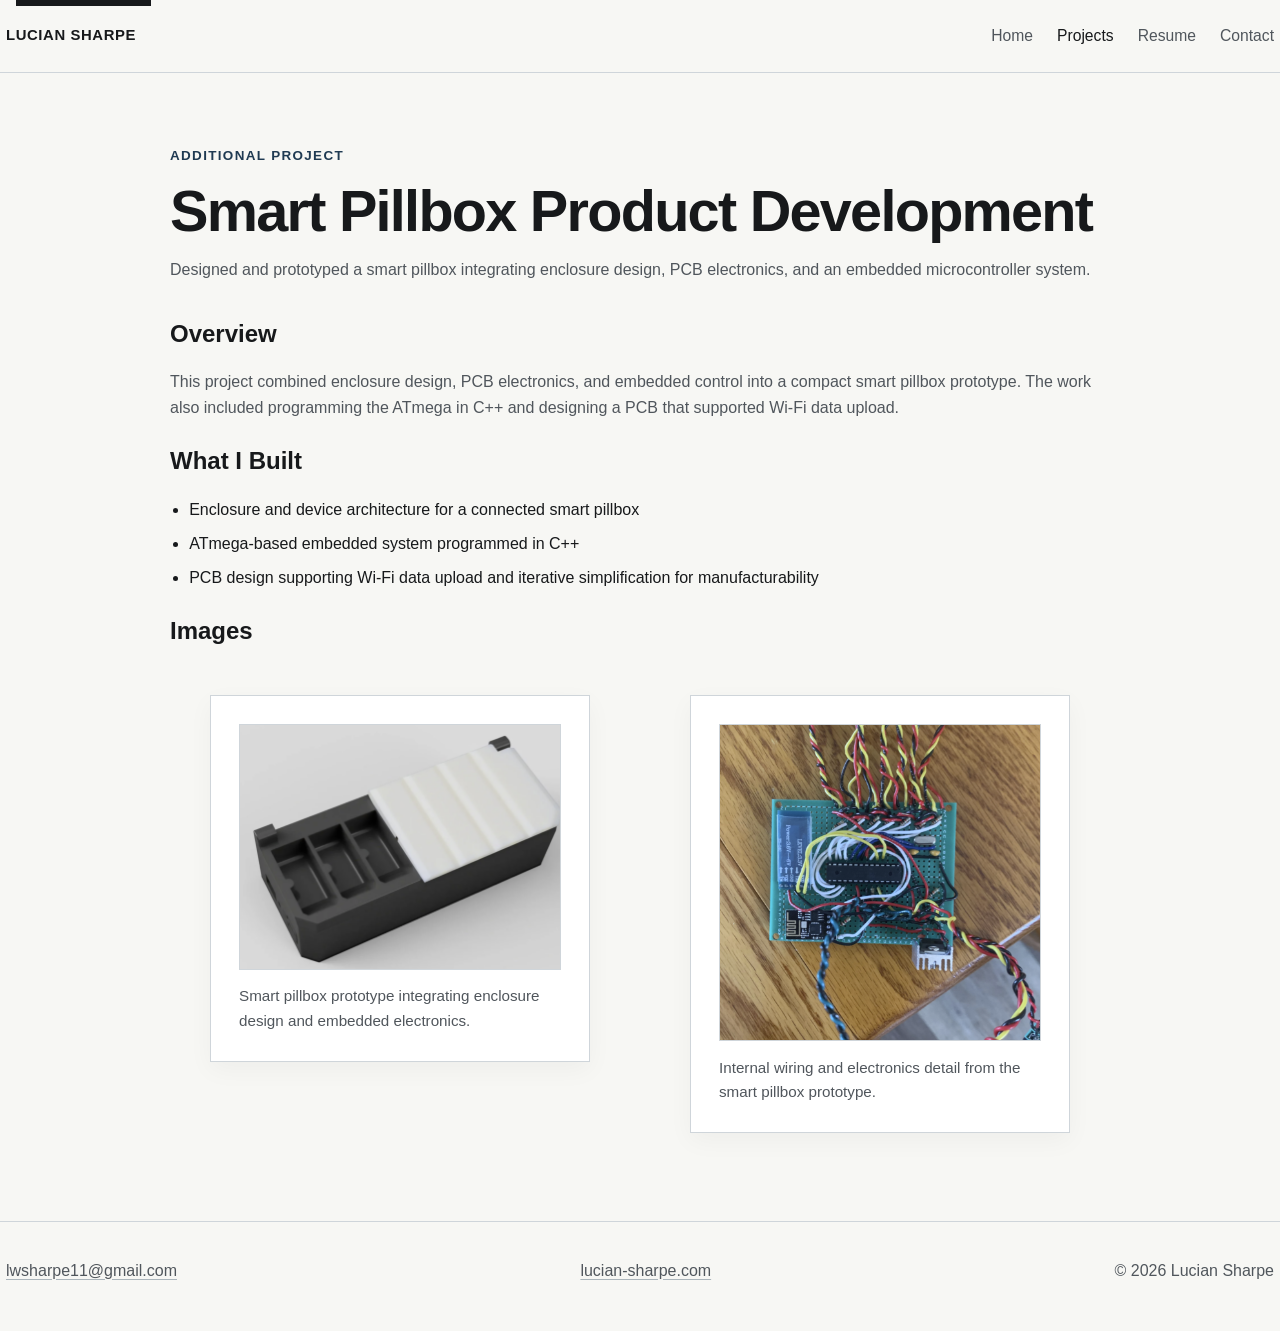
<file: projects/smart-pillbox.html>
<!DOCTYPE html>
<html lang="en">
<head>
  <meta charset="UTF-8">
  <meta name="viewport" content="width=device-width, initial-scale=1.0">
  <title>Smart Pillbox Product Development | Lucian Sharpe</title>
  <meta name="description" content="Condensed project snapshot for Smart Pillbox Product Development.">
  <link rel="icon" type="image/svg+xml" href="../images/favicon-ls.svg">
  <link rel="stylesheet" href="../styles/main.css">
  <script defer src="../scripts/main.js"></script>
</head>
<body data-page="projects">
  <a class="skip-link" href="#main">Skip to content</a>
  <header class="site-header">
    <div class="container header-inner">
      <a class="site-brand" href="../index.html" aria-label="Lucian Sharpe home">Lucian Sharpe</a>
      <button class="nav-toggle" type="button" aria-expanded="false" aria-controls="site-nav">Menu</button>
      <nav class="site-nav" id="site-nav" aria-label="Primary">
        <a data-nav="home" href="../index.html">Home</a>
        <a data-nav="projects" href="../index.html#projects">Projects</a>
        <a data-nav="resume" href="../resume.html">Resume</a>
        <a data-nav="contact" href="../index.html#contact">Contact</a>
      </nav>
    </div>
  </header>
  <main id="main" class="section">
    <div class="container narrow">
      <header class="page-header">
        <p class="eyebrow">Additional Project</p>
        <h1>Smart Pillbox Product Development</h1>
        <p class="lead">Designed and prototyped a smart pillbox integrating enclosure design, PCB electronics, and an embedded microcontroller system.</p>
      </header>
      <section class="project-section">
        <h2>Overview</h2>
        <p>This project combined enclosure design, PCB electronics, and embedded control into a compact smart pillbox prototype. The work also included programming the ATmega in C++ and designing a PCB that supported Wi-Fi data upload.</p>
      </section>
      <section class="project-section">
        <h2>What I Built</h2>
        <ul>
          <li>Enclosure and device architecture for a connected smart pillbox</li>
          <li>ATmega-based embedded system programmed in C++</li>
          <li>PCB design supporting Wi-Fi data upload and iterative simplification for manufacturability</li>
        </ul>
      </section>
      <section class="project-section project-image-grid-section">
        <h2>Images</h2>
        <figure class="project-figure">
          <img src="../images/pill box.png" alt="Smart pillbox prototype">
          <figcaption>Smart pillbox prototype integrating enclosure design and embedded electronics.</figcaption>
        </figure>
        <figure class="project-figure">
          <img src="../images/pill box wires.png" alt="Smart pillbox wiring and electronics detail">
          <figcaption>Internal wiring and electronics detail from the smart pillbox prototype.</figcaption>
        </figure>
      </section>
    </div>
  </main>
  <footer class="site-footer">
    <div class="container footer-inner">
      <p><a href="mailto:lwsharpe11@gmail.com">lwsharpe11@gmail.com</a></p>
      <p><a href="https://lucian-sharpe.com">lucian-sharpe.com</a></p>
      <p>&copy; <span data-current-year></span> Lucian Sharpe</p>
    </div>
  </footer>
</body>
</html>
</file>
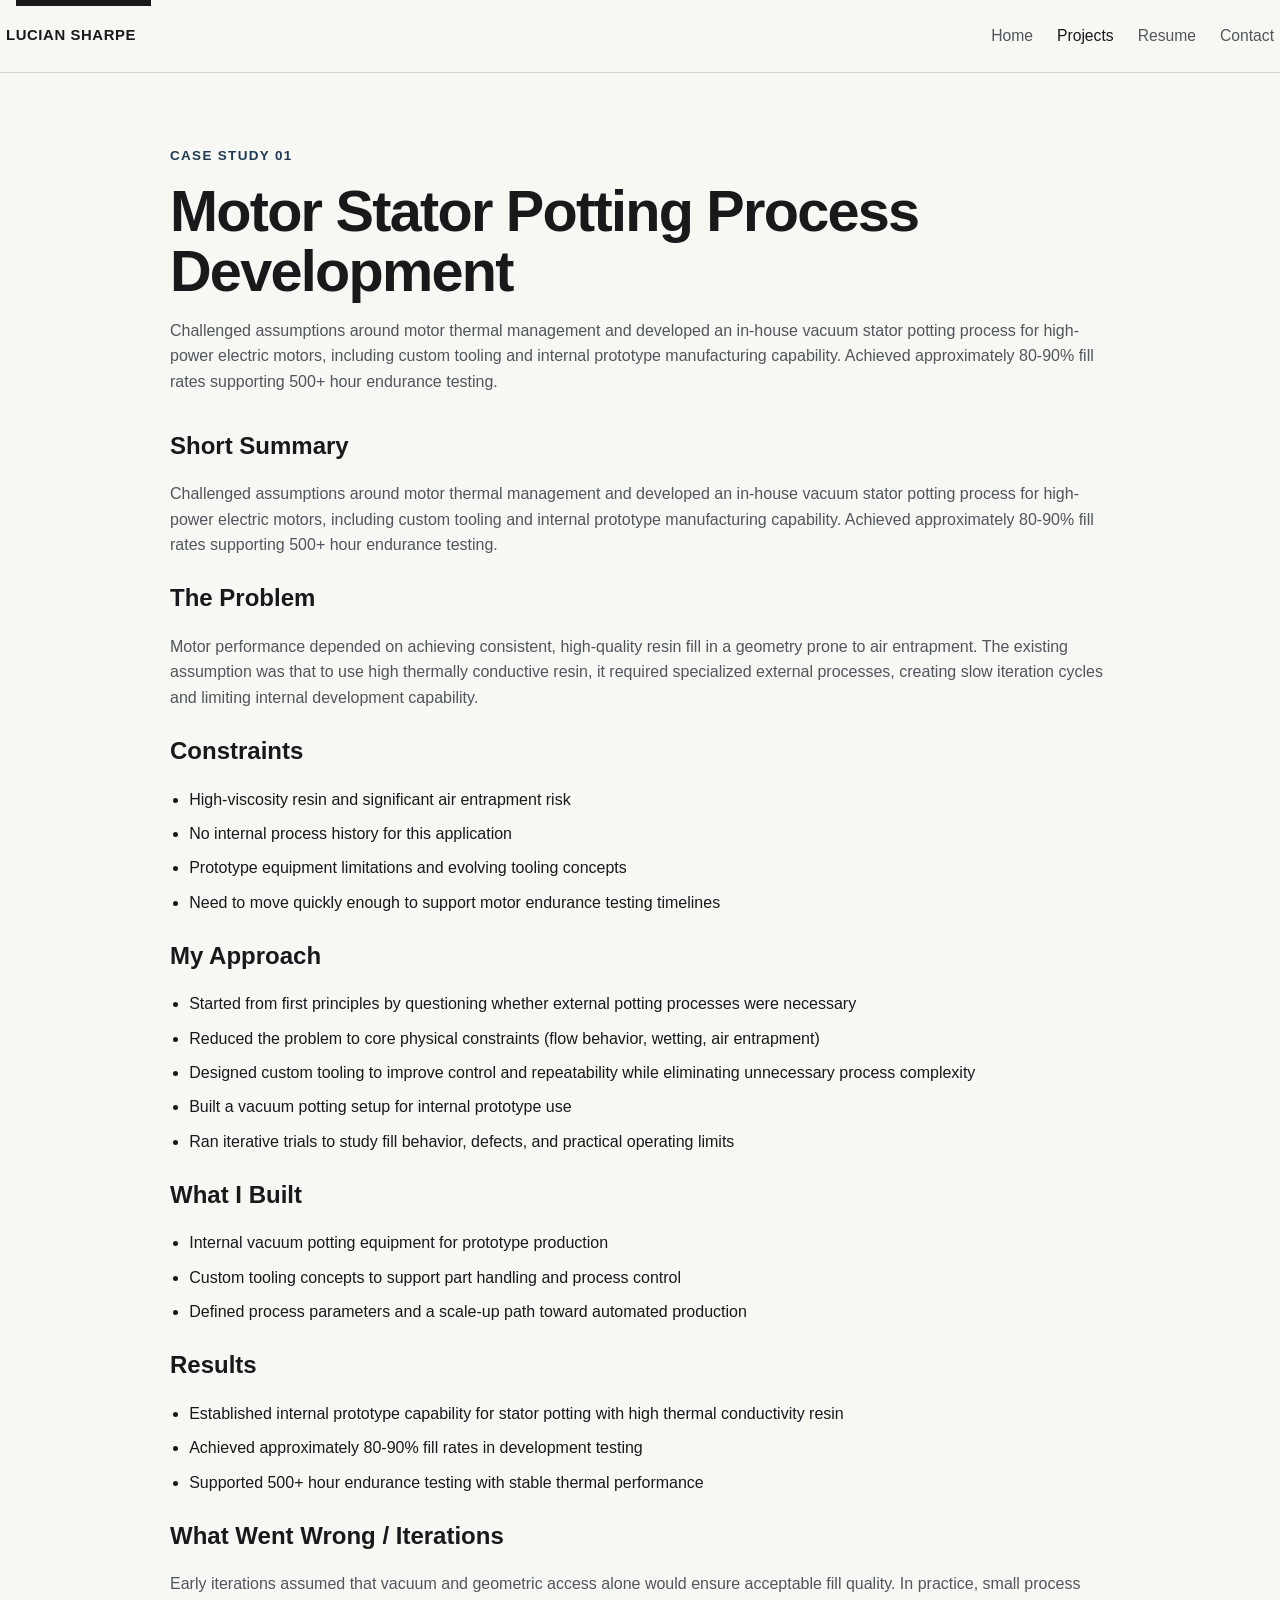
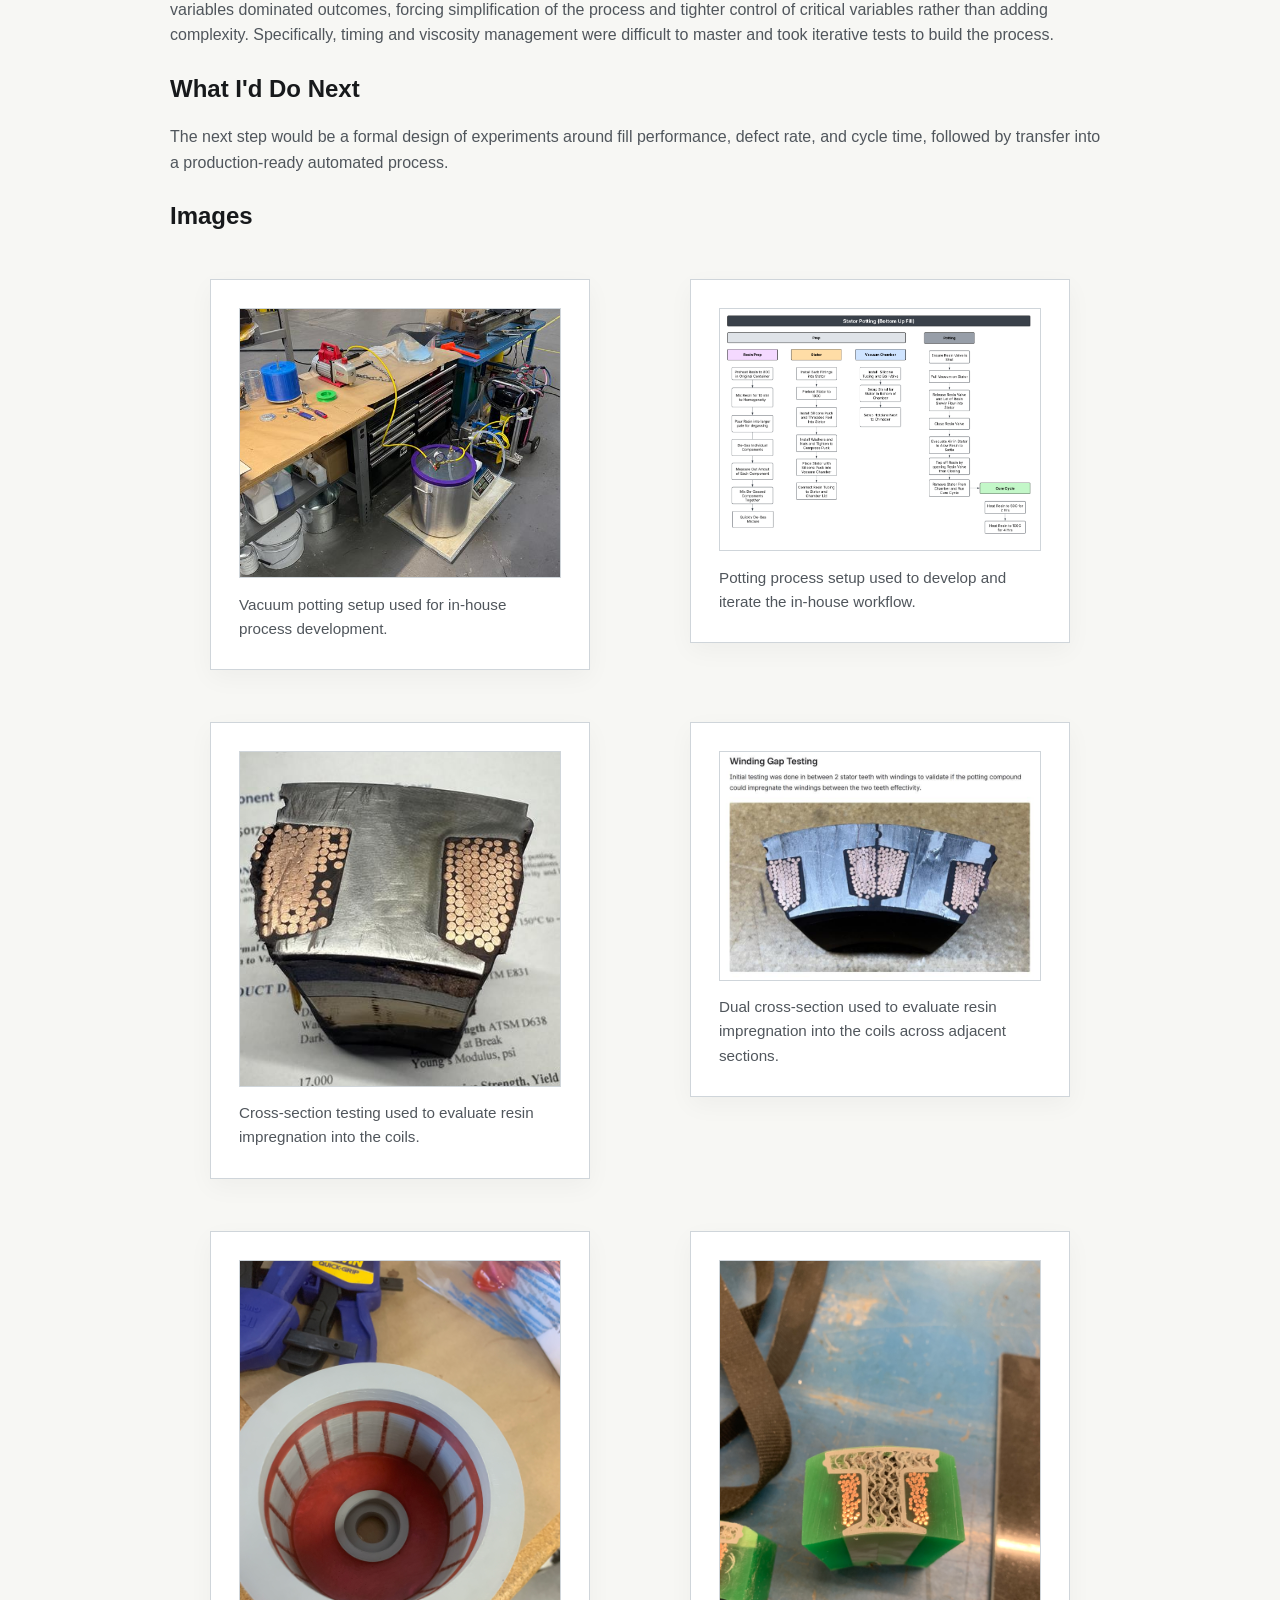
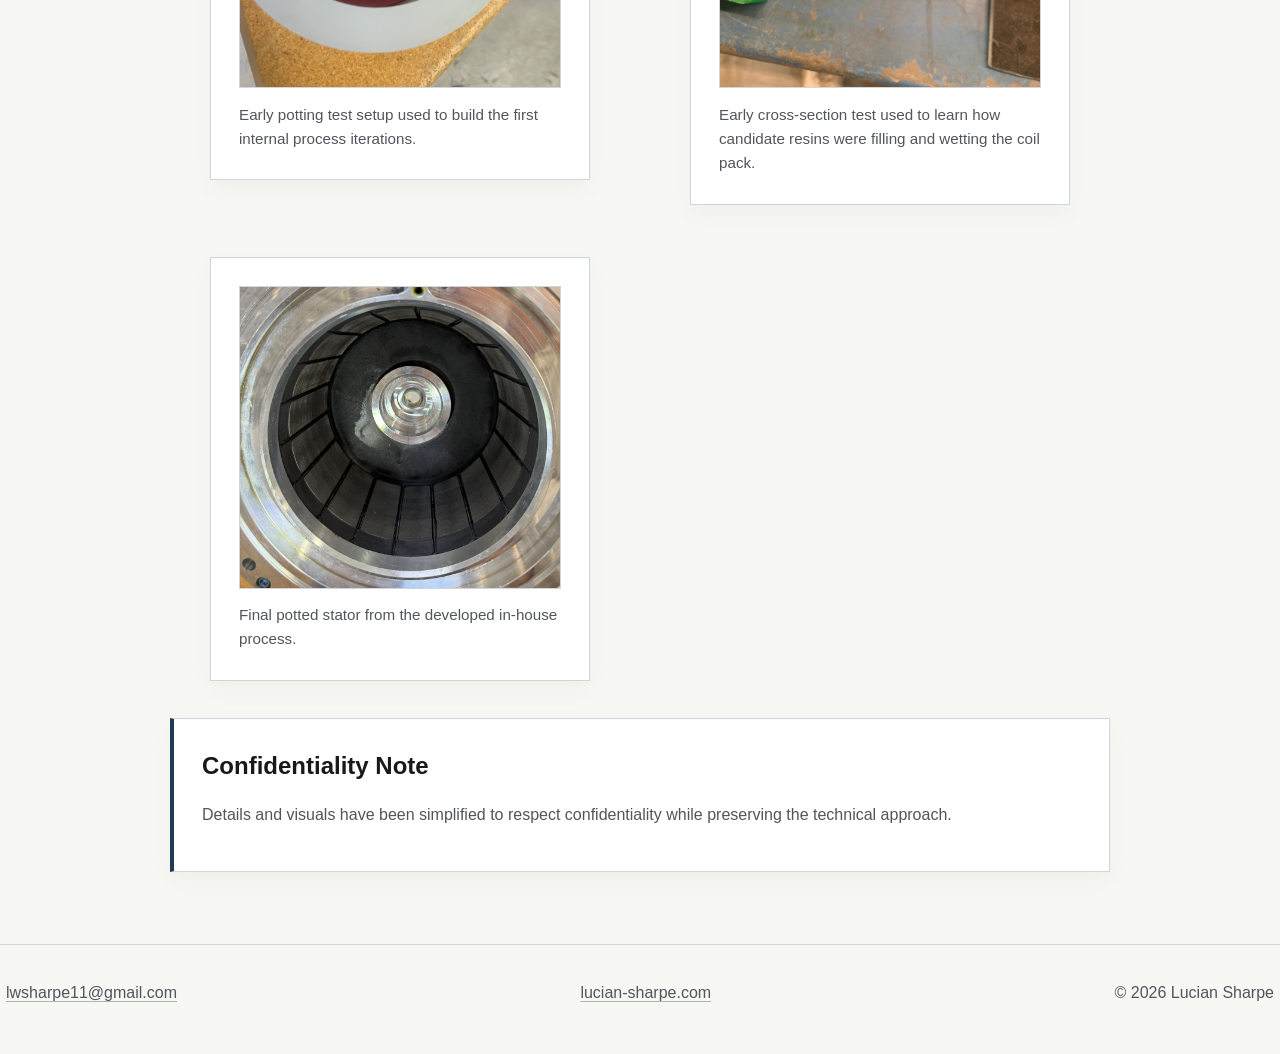
<file: projects/stator-potting.html>
<!DOCTYPE html>
<html lang="en">
<head>
  <meta charset="UTF-8">
  <meta name="viewport" content="width=device-width, initial-scale=1.0">
  <title>Motor Stator Potting Process Development | Lucian Sharpe</title>
  <meta name="description" content="Case study covering development of an internal stator vacuum potting process for high-power electric motors.">
  <link rel="icon" type="image/svg+xml" href="../images/favicon-ls.svg">
  <link rel="stylesheet" href="../styles/main.css">
  <script defer src="../scripts/main.js"></script>
</head>
<body data-page="projects">
  <a class="skip-link" href="#main">Skip to content</a>
  <header class="site-header">
    <div class="container header-inner">
      <a class="site-brand" href="../index.html" aria-label="Lucian Sharpe home">Lucian Sharpe</a>
      <button class="nav-toggle" type="button" aria-expanded="false" aria-controls="site-nav">Menu</button>
      <nav class="site-nav" id="site-nav" aria-label="Primary">
        <a data-nav="home" href="../index.html">Home</a>
        <a data-nav="projects" href="../index.html#projects">Projects</a>
        <a data-nav="resume" href="../resume.html">Resume</a>
        <a data-nav="contact" href="../index.html#contact">Contact</a>
      </nav>
    </div>
  </header>

  <main id="main" class="section">
    <div class="container narrow">
      <header class="page-header">
        <p class="eyebrow">Case Study 01</p>
        <h1>Motor Stator Potting Process Development</h1>
        <p class="lead">Challenged assumptions around motor thermal management and developed an in-house vacuum stator potting process for high-power electric motors, including custom tooling and internal prototype manufacturing capability. Achieved approximately 80-90% fill rates supporting 500+ hour endurance testing.</p>
      </header>

      <section class="project-section">
        <h2>Short Summary</h2>
        <p>Challenged assumptions around motor thermal management and developed an in-house vacuum stator potting process for high-power electric motors, including custom tooling and internal prototype manufacturing capability. Achieved approximately 80-90% fill rates supporting 500+ hour endurance testing.</p>
      </section>

      <section class="project-section">
        <h2>The Problem</h2>
        <p>Motor performance depended on achieving consistent, high-quality resin fill in a geometry prone to air entrapment. The existing assumption was that to use high thermally conductive resin, it required specialized external processes, creating slow iteration cycles and limiting internal development capability.</p>
      </section>

      <section class="project-section">
        <h2>Constraints</h2>
        <ul>
          <li>High-viscosity resin and significant air entrapment risk</li>
          <li>No internal process history for this application</li>
          <li>Prototype equipment limitations and evolving tooling concepts</li>
          <li>Need to move quickly enough to support motor endurance testing timelines</li>
        </ul>
      </section>

      <section class="project-section">
        <h2>My Approach</h2>
        <ul>
          <li>Started from first principles by questioning whether external potting processes were necessary</li>
          <li>Reduced the problem to core physical constraints (flow behavior, wetting, air entrapment)</li>
          <li>Designed custom tooling to improve control and repeatability while eliminating unnecessary process complexity</li>
          <li>Built a vacuum potting setup for internal prototype use</li>
          <li>Ran iterative trials to study fill behavior, defects, and practical operating limits</li>
        </ul>
      </section>

      <section class="project-section">
        <h2>What I Built</h2>
        <ul>
          <li>Internal vacuum potting equipment for prototype production</li>
          <li>Custom tooling concepts to support part handling and process control</li>
          <li>Defined process parameters and a scale-up path toward automated production</li>
        </ul>
      </section>

      <section class="project-section">
        <h2>Results</h2>
        <ul>
          <li>Established internal prototype capability for stator potting with high thermal conductivity resin</li>
          <li>Achieved approximately 80-90% fill rates in development testing</li>
          <li>Supported 500+ hour endurance testing with stable thermal performance</li>
        </ul>
      </section>

      <section class="project-section">
        <h2>What Went Wrong / Iterations</h2>
        <p>Early iterations assumed that vacuum and geometric access alone would ensure acceptable fill quality. In practice, small process variables dominated outcomes, forcing simplification of the process and tighter control of critical variables rather than adding complexity. Specifically, timing and viscosity management were difficult to master and took iterative tests to build the process.</p>
      </section>

      <section class="project-section">
        <h2>What I'd Do Next</h2>
        <p>The next step would be a formal design of experiments around fill performance, defect rate, and cycle time, followed by transfer into a production-ready automated process.</p>
      </section>

      <section class="project-section project-image-grid-section">
        <h2>Images</h2>
        <figure class="project-figure">
          <img src="../images/potting setup.png" alt="In-house vacuum potting setup">
          <figcaption>Vacuum potting setup used for in-house process development.</figcaption>
        </figure>
        <figure class="project-figure">
          <img src="../images/potting process.png" alt="Cross-section sample used to compare candidate potting resins">
          <figcaption>Potting process setup used to develop and iterate the in-house workflow.</figcaption>
        </figure>
        <figure class="project-figure">
          <img src="../images/potted tooth cross section.jpg" alt="Cross-section sample used to evaluate resin impregnation into the coils">
          <figcaption>Cross-section testing used to evaluate resin impregnation into the coils.</figcaption>
        </figure>
        <figure class="project-figure">
          <img src="../images/potting dual cross section.jpg" alt="Dual cross-section sample used to evaluate resin impregnation into the coils">
          <figcaption>Dual cross-section used to evaluate resin impregnation into the coils across adjacent sections.</figcaption>
        </figure>
        <figure class="project-figure">
          <img src="../images/potting early test.JPG" alt="Early potting test setup">
          <figcaption>Early potting test setup used to build the first internal process iterations.</figcaption>
        </figure>
        <figure class="project-figure">
          <img src="../images/potting early cross section test.JPG" alt="Early cross-section test used during potting development">
          <figcaption>Early cross-section test used to learn how candidate resins were filling and wetting the coil pack.</figcaption>
        </figure>
        <figure class="project-figure">
          <img src="../images/potting final.jpg" alt="Final potted stator">
          <figcaption>Final potted stator from the developed in-house process.</figcaption>
        </figure>
      </section>

      <section class="project-section note-section">
        <h2>Confidentiality Note</h2>
        <p>Details and visuals have been simplified to respect confidentiality while preserving the technical approach.</p>
      </section>
    </div>
  </main>

  <footer class="site-footer">
    <div class="container footer-inner">
      <p><a href="mailto:lwsharpe11@gmail.com">lwsharpe11@gmail.com</a></p>
      <p><a href="https://lucian-sharpe.com">lucian-sharpe.com</a></p>
      <p>&copy; <span data-current-year></span> Lucian Sharpe</p>
    </div>
  </footer>
</body>
</html>
</file>
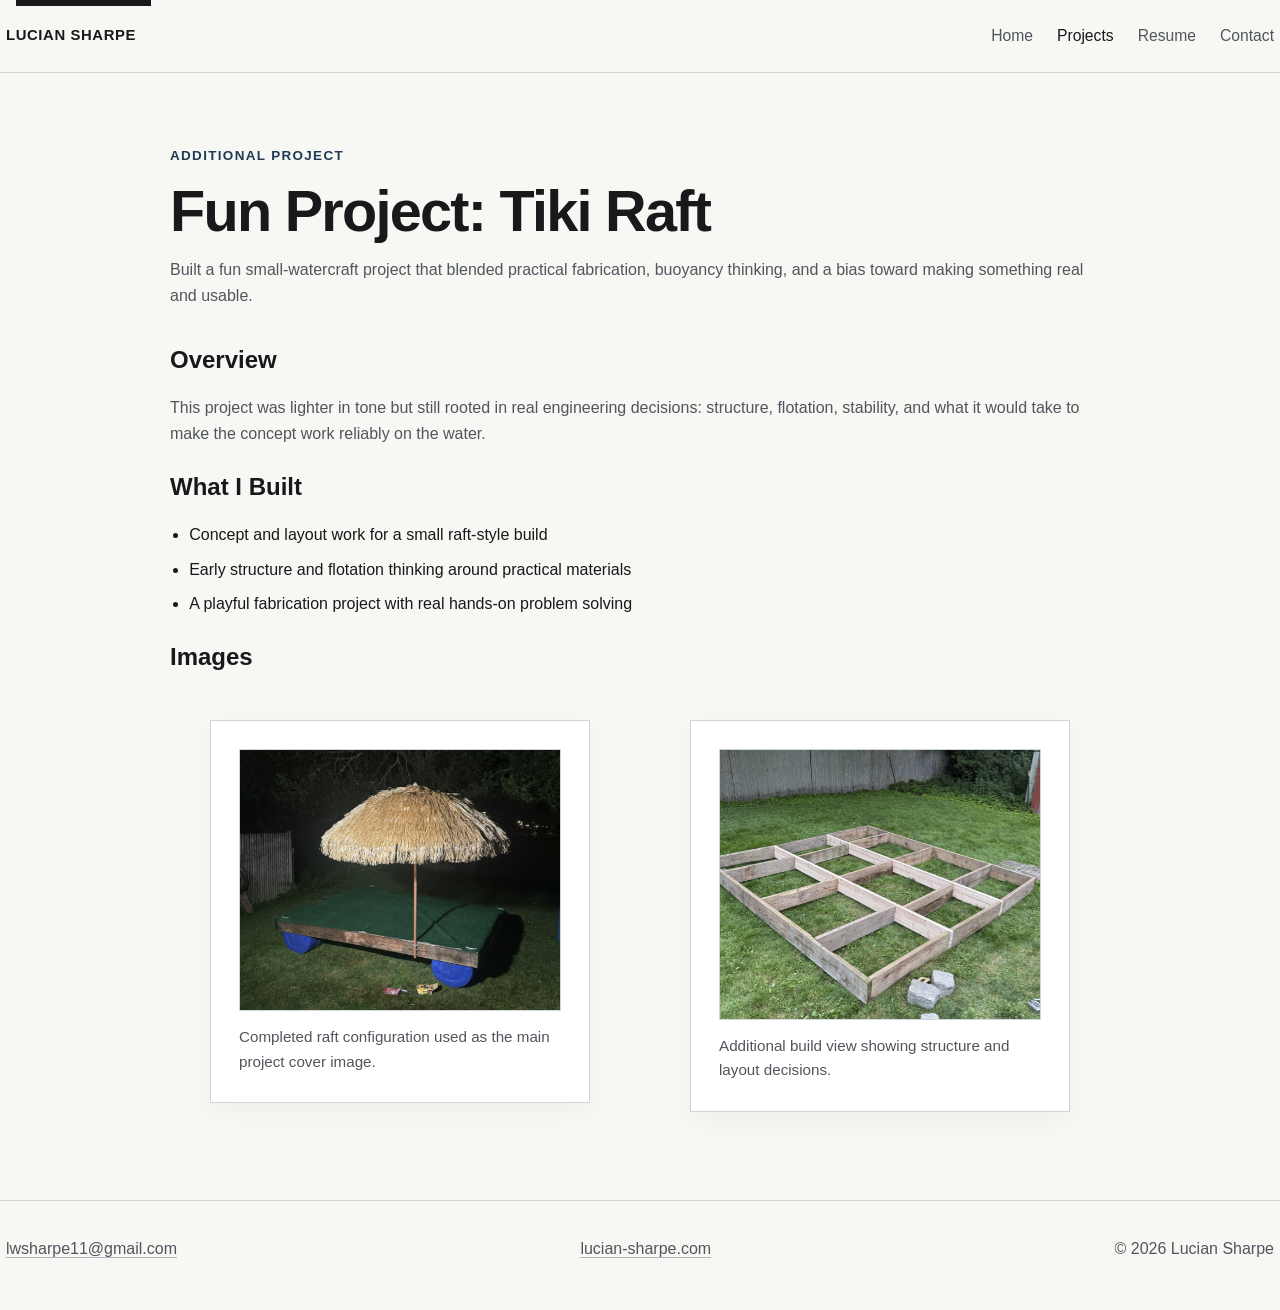
<file: projects/tiki-raft.html>
<!DOCTYPE html>
<html lang="en">
<head>
  <meta charset="UTF-8">
  <meta name="viewport" content="width=device-width, initial-scale=1.0">
  <title>Fun Project: Tiki Raft | Lucian Sharpe</title>
  <meta name="description" content="Condensed project snapshot for the Tiki Raft fun project.">
  <link rel="icon" type="image/svg+xml" href="../images/favicon-ls.svg">
  <link rel="stylesheet" href="../styles/main.css">
  <script defer src="../scripts/main.js"></script>
</head>
<body data-page="projects">
  <a class="skip-link" href="#main">Skip to content</a>
  <header class="site-header">
    <div class="container header-inner">
      <a class="site-brand" href="../index.html" aria-label="Lucian Sharpe home">Lucian Sharpe</a>
      <button class="nav-toggle" type="button" aria-expanded="false" aria-controls="site-nav">Menu</button>
      <nav class="site-nav" id="site-nav" aria-label="Primary">
        <a data-nav="home" href="../index.html">Home</a>
        <a data-nav="projects" href="../index.html#projects">Projects</a>
        <a data-nav="resume" href="../resume.html">Resume</a>
        <a data-nav="contact" href="../index.html#contact">Contact</a>
      </nav>
    </div>
  </header>
  <main id="main" class="section">
    <div class="container narrow">
      <header class="page-header">
        <p class="eyebrow">Additional Project</p>
        <h1>Fun Project: Tiki Raft</h1>
        <p class="lead">Built a fun small-watercraft project that blended practical fabrication, buoyancy thinking, and a bias toward making something real and usable.</p>
      </header>
      <section class="project-section">
        <h2>Overview</h2>
        <p>This project was lighter in tone but still rooted in real engineering decisions: structure, flotation, stability, and what it would take to make the concept work reliably on the water.</p>
      </section>
      <section class="project-section">
        <h2>What I Built</h2>
        <ul>
          <li>Concept and layout work for a small raft-style build</li>
          <li>Early structure and flotation thinking around practical materials</li>
          <li>A playful fabrication project with real hands-on problem solving</li>
        </ul>
      </section>
      <section class="project-section project-image-grid-section">
        <h2>Images</h2>
        <figure class="project-figure">
          <img src="../images/raft 4.png" alt="Tiki raft build image">
          <figcaption>Completed raft configuration used as the main project cover image.</figcaption>
        </figure>
        <figure class="project-figure">
          <img src="../images/raft 3.png" alt="Additional tiki raft build image">
          <figcaption>Additional build view showing structure and layout decisions.</figcaption>
        </figure>
      </section>
    </div>
  </main>
  <footer class="site-footer">
    <div class="container footer-inner">
      <p><a href="mailto:lwsharpe11@gmail.com">lwsharpe11@gmail.com</a></p>
      <p><a href="https://lucian-sharpe.com">lucian-sharpe.com</a></p>
      <p>&copy; <span data-current-year></span> Lucian Sharpe</p>
    </div>
  </footer>
</body>
</html>
</file>
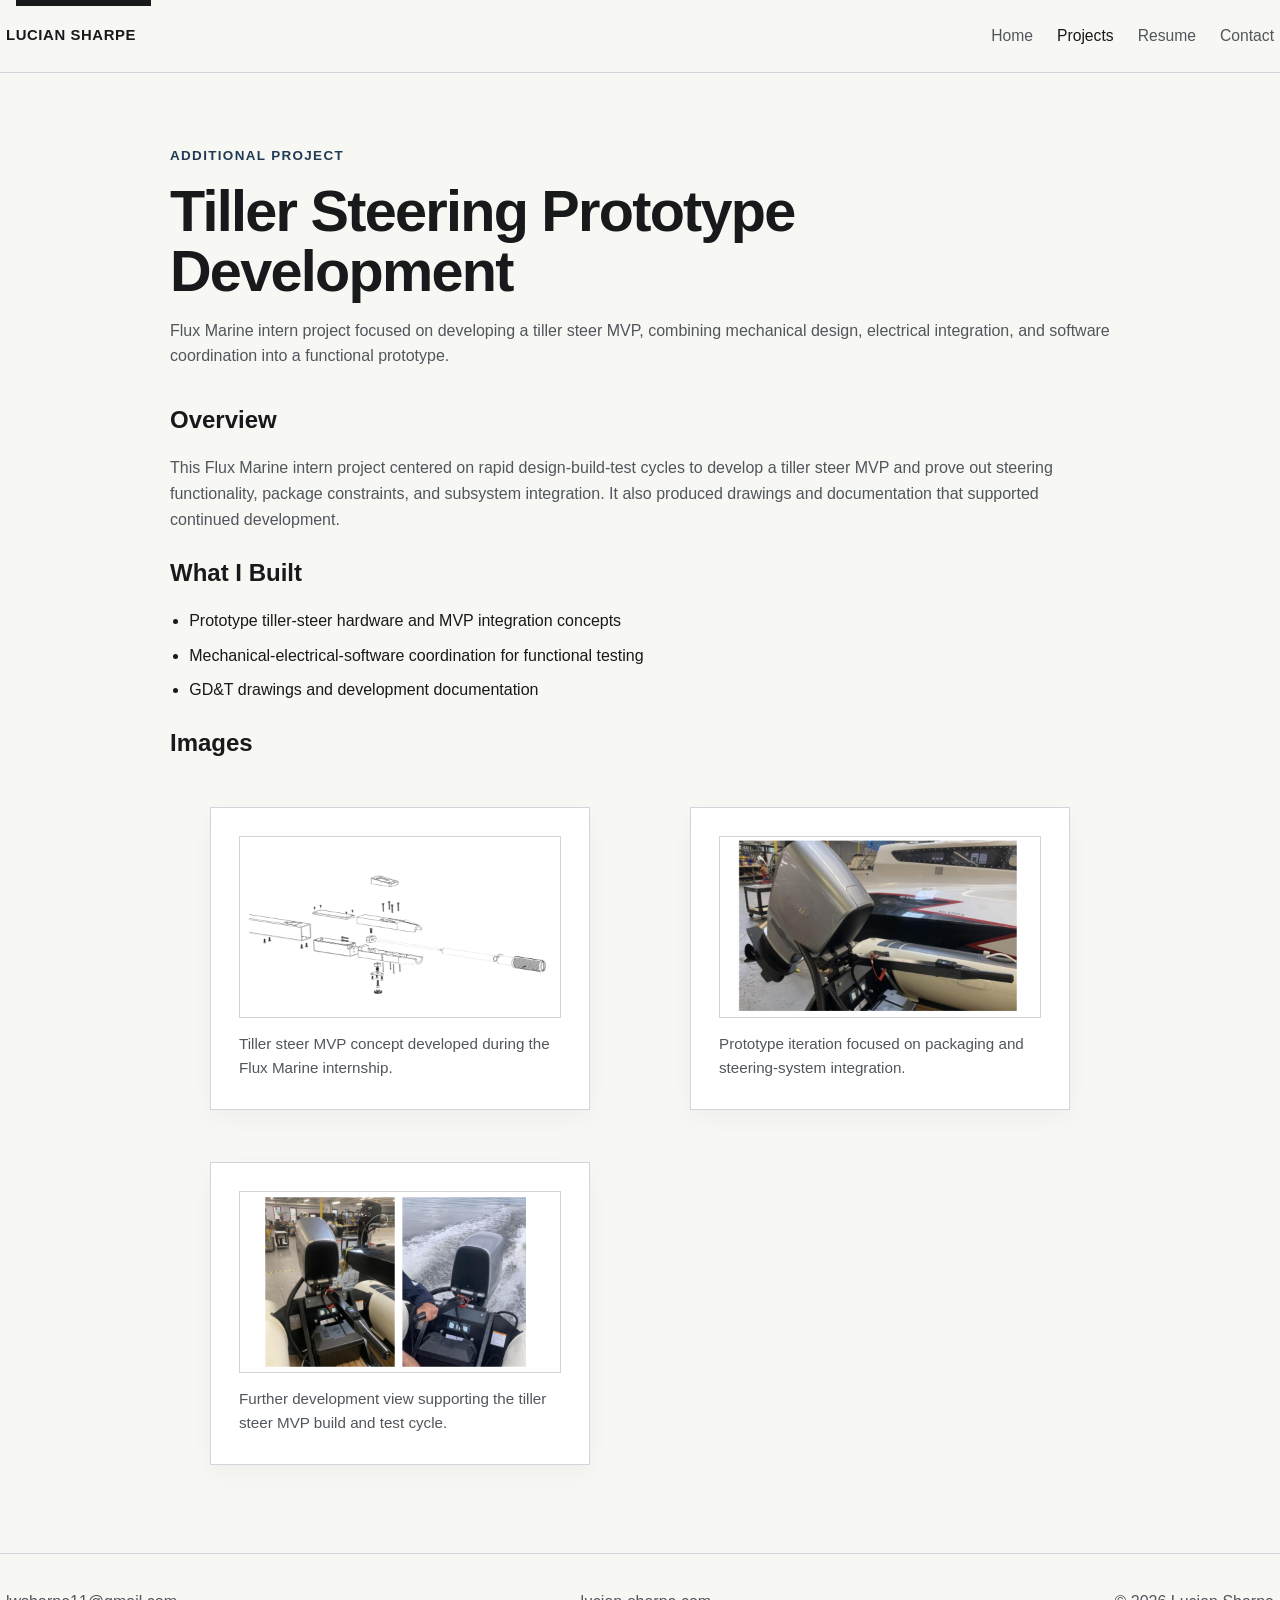
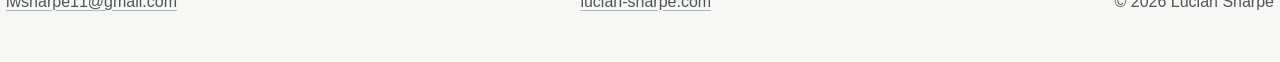
<file: projects/tiller-steering.html>
<!DOCTYPE html>
<html lang="en">
<head>
  <meta charset="UTF-8">
  <meta name="viewport" content="width=device-width, initial-scale=1.0">
  <title>Tiller Steering Prototype Development | Lucian Sharpe</title>
  <meta name="description" content="Condensed project snapshot for Tiller Steering Prototype Development.">
  <link rel="icon" type="image/svg+xml" href="../images/favicon-ls.svg">
  <link rel="stylesheet" href="../styles/main.css">
  <script defer src="../scripts/main.js"></script>
</head>
<body data-page="projects">
  <a class="skip-link" href="#main">Skip to content</a>
  <header class="site-header">
    <div class="container header-inner">
      <a class="site-brand" href="../index.html" aria-label="Lucian Sharpe home">Lucian Sharpe</a>
      <button class="nav-toggle" type="button" aria-expanded="false" aria-controls="site-nav">Menu</button>
      <nav class="site-nav" id="site-nav" aria-label="Primary">
        <a data-nav="home" href="../index.html">Home</a>
        <a data-nav="projects" href="../index.html#projects">Projects</a>
        <a data-nav="resume" href="../resume.html">Resume</a>
        <a data-nav="contact" href="../index.html#contact">Contact</a>
      </nav>
    </div>
  </header>
  <main id="main" class="section">
    <div class="container narrow">
      <header class="page-header">
        <p class="eyebrow">Additional Project</p>
        <h1>Tiller Steering Prototype Development</h1>
        <p class="lead">Flux Marine intern project focused on developing a tiller steer MVP, combining mechanical design, electrical integration, and software coordination into a functional prototype.</p>
      </header>
      <section class="project-section">
        <h2>Overview</h2>
        <p>This Flux Marine intern project centered on rapid design-build-test cycles to develop a tiller steer MVP and prove out steering functionality, package constraints, and subsystem integration. It also produced drawings and documentation that supported continued development.</p>
      </section>
      <section class="project-section">
        <h2>What I Built</h2>
        <ul>
          <li>Prototype tiller-steer hardware and MVP integration concepts</li>
          <li>Mechanical-electrical-software coordination for functional testing</li>
          <li>GD&amp;T drawings and development documentation</li>
        </ul>
      </section>
      <section class="project-section project-image-grid-section">
        <h2>Images</h2>
        <figure class="project-figure">
          <img src="../images/Tiller1.png" alt="Tiller steering MVP image one">
          <figcaption>Tiller steer MVP concept developed during the Flux Marine internship.</figcaption>
        </figure>
        <figure class="project-figure">
          <img src="../images/tiller2.png" alt="Tiller steering MVP image two">
          <figcaption>Prototype iteration focused on packaging and steering-system integration.</figcaption>
        </figure>
        <figure class="project-figure">
          <img src="../images/tiller3.png" alt="Tiller steering MVP image three">
          <figcaption>Further development view supporting the tiller steer MVP build and test cycle.</figcaption>
        </figure>
      </section>
    </div>
  </main>
  <footer class="site-footer">
    <div class="container footer-inner">
      <p><a href="mailto:lwsharpe11@gmail.com">lwsharpe11@gmail.com</a></p>
      <p><a href="https://lucian-sharpe.com">lucian-sharpe.com</a></p>
      <p>&copy; <span data-current-year></span> Lucian Sharpe</p>
    </div>
  </footer>
</body>
</html>
</file>
<file: styles/main.css>
:root {
  --bg: #f7f7f4;
  --surface: #ffffff;
  --surface-muted: #f0f1ed;
  --text: #17191b;
  --text-soft: #50565c;
  --border: #cfd5da;
  --border-strong: #959ca3;
  --accent: #1f3a52;
  --max-width: 1280px;
  --narrow-width: 940px;
  --shadow: 0 8px 24px rgba(23, 25, 27, 0.04);
}

*,
*::before,
*::after {
  box-sizing: border-box;
}

html {
  scroll-behavior: smooth;
}

body {
  margin: 0;
  min-width: 320px;
  background: var(--bg);
  color: var(--text);
  font-family: Inter, Arial, Helvetica, sans-serif;
  line-height: 1.6;
}

img {
  display: block;
  max-width: 100%;
}

a {
  color: inherit;
  text-decoration-color: rgba(31, 58, 82, 0.35);
  text-underline-offset: 0.18em;
}

a:hover,
a:focus-visible {
  text-decoration-color: currentColor;
}

button,
.button {
  font: inherit;
}

.skip-link {
  position: absolute;
  top: -40px;
  left: 1rem;
  z-index: 100;
  padding: 0.65rem 0.9rem;
  background: var(--text);
  color: #fff;
}

.skip-link:focus {
  top: 1rem;
}

.container {
  width: min(calc(100% - 0.75rem), var(--max-width));
  margin: 0 auto;
}

.narrow {
  width: min(calc(100% - 0.75rem), var(--narrow-width));
}

.section {
  padding: 4.5rem 0;
}

.section-muted {
  background: var(--surface-muted);
  border-top: 1px solid var(--border);
  border-bottom: 1px solid var(--border);
}

.site-header {
  position: sticky;
  top: 0;
  z-index: 50;
  background: rgba(247, 247, 244, 0.94);
  backdrop-filter: blur(10px);
  border-bottom: 1px solid var(--border);
}

.header-inner {
  display: flex;
  align-items: center;
  justify-content: space-between;
  gap: 1.5rem;
  min-height: 4.5rem;
}

.site-brand {
  font-weight: 700;
  letter-spacing: 0.04em;
  text-decoration: none;
  text-transform: uppercase;
  font-size: 0.93rem;
}

.site-nav {
  display: flex;
  align-items: center;
  gap: 1.5rem;
}

.site-nav a {
  color: var(--text-soft);
  text-decoration: none;
  font-size: 0.98rem;
}

.site-nav a.is-active,
.site-nav a:hover,
.site-nav a:focus-visible {
  color: var(--text);
}

.nav-toggle {
  display: none;
  padding: 0.5rem 0.8rem;
  border: 1px solid var(--border-strong);
  background: var(--surface);
  color: var(--text);
}

.hero {
  padding-top: 5.5rem;
}

body[data-page="home"] .hero.section {
  padding-bottom: 3.25rem;
}

body[data-page="home"] #projects.section {
  padding-top: 3.25rem;
  padding-bottom: 3.25rem;
}

body[data-page="home"] #contact.section {
  padding-top: 3.25rem;
}

.hero-grid,
.cta-panel,
.contact-grid,
.skill-groups {
  display: grid;
  gap: 1.5rem;
}

.hero-grid {
  grid-template-columns: 2.3fr 1fr;
  align-items: start;
}

.hero-copy,
.hero-panel,
.project-card,
.cta-panel,
.contact-item,
.resume-entry,
.skill-group,
.project-figure,
.note-section {
  background: var(--surface);
  border: 1px solid var(--border);
  box-shadow: var(--shadow);
}

.hero-copy,
.hero-panel,
.cta-panel,
.resume-entry,
.skill-group,
.project-figure,
.note-section {
  padding: 1.75rem;
}

.hero h1,
.page-header h1,
.section-heading h2 {
  margin: 0;
  letter-spacing: -0.03em;
  line-height: 1.05;
}

.hero h1 {
  font-size: clamp(2.7rem, 7vw, 5rem);
}

.page-header h1 {
  font-size: clamp(2.25rem, 5vw, 3.6rem);
}

.hero-headline {
  margin: 1rem 0 0;
  font-size: clamp(1.15rem, 2.5vw, 1.55rem);
  color: var(--text);
  max-width: 38rem;
}

.hero-intro,
.lead,
.section-heading p,
.project-card p,
.cta-panel p,
.contact-item p,
.resume-entry p,
.project-section p,
.skill-group p {
  color: var(--text-soft);
}

.eyebrow,
.card-index {
  margin: 0 0 0.9rem;
  font-size: 0.84rem;
  font-weight: 700;
  letter-spacing: 0.1em;
  text-transform: uppercase;
  color: var(--accent);
}

.hero-actions,
.cta-actions {
  display: flex;
  flex-wrap: wrap;
  gap: 0.9rem;
  margin-top: 1.5rem;
}

.button {
  display: inline-flex;
  align-items: center;
  justify-content: center;
  min-height: 2.85rem;
  padding: 0.75rem 1.05rem;
  border: 1px solid var(--border-strong);
  text-decoration: none;
  transition: background-color 160ms ease, color 160ms ease, border-color 160ms ease;
}

.button-primary {
  background: var(--text);
  border-color: var(--text);
  color: #fff;
}

.button-primary:hover,
.button-primary:focus-visible {
  background: #2d3135;
  border-color: #2d3135;
}

.button-secondary {
  background: var(--surface);
}

.button-secondary:hover,
.button-secondary:focus-visible {
  background: var(--surface-muted);
}

.compact-list,
.tag-list,
.resume-entry ul,
.project-section ul {
  margin: 1rem 0 0;
  padding-left: 1.2rem;
}

.compact-list li,
.tag-list li,
.resume-entry li,
.project-section li {
  margin-bottom: 0.55rem;
}

.section-heading {
  margin-bottom: 1.8rem;
}

.card-grid {
  display: flex;
  flex-direction: column;
  gap: 1rem;
}

.project-card {
  padding: 0;
}

.project-card h3 {
  margin: 0 0 0.8rem;
  font-size: 1.28rem;
}

.project-card-link {
  display: grid;
  grid-template-columns: 280px minmax(0, 1fr);
  gap: 1.25rem;
  align-items: stretch;
  height: 100%;
  padding: 1.5rem;
  text-decoration: none;
}

.project-card-link,
.project-card-link:hover,
.project-card-link:focus-visible,
.project-card-link * {
  text-decoration: none;
}

.project-card-link:hover,
.project-card-link:focus-visible {
  background: var(--surface-muted);
}

.project-card-link-wide {
  grid-template-columns: 1fr;
  min-height: 10rem;
  align-items: center;
}

.project-card-media {
  margin: 0;
  height: 100%;
}

.project-card-media img {
  width: 100%;
  height: 100%;
  object-fit: cover;
  border: 1px solid var(--border);
  background: #eef1f3;
}

.project-card-body {
  min-width: 0;
}

.project-card h3 a,
.project-card-link h3 {
  text-decoration: none;
}

.tag-list {
  color: var(--text-soft);
}

.project-list-grid {
  display: grid;
  grid-template-columns: repeat(2, minmax(0, 1fr));
  gap: 1.25rem;
}

.project-list-card {
  background: var(--surface);
  border: 1px solid var(--border);
  box-shadow: var(--shadow);
  padding: 0;
}

.project-list-card-link {
  display: block;
  height: 100%;
  padding: 1.25rem;
  text-decoration: none;
}

.project-list-card-link:hover,
.project-list-card-link:focus-visible {
  background: var(--surface-muted);
}

.project-list-figure {
  margin: 0;
}

.project-list-figure img {
  width: 100%;
  aspect-ratio: 4 / 3;
  object-fit: cover;
  border: 1px solid var(--border);
  background: #eef1f3;
}

.project-list-figure figcaption {
  padding-top: 0.85rem;
  color: var(--text);
  font-weight: 600;
}

.project-image-grid-section {
  display: grid;
  grid-template-columns: repeat(2, minmax(0, 1fr));
  gap: 1.25rem;
  align-items: start;
}

.project-image-grid-section h2 {
  grid-column: 1 / -1;
  margin-bottom: 0;
}

.project-image-gallery-three {
  display: grid;
  grid-template-columns: repeat(3, minmax(0, 1fr));
  gap: 1.25rem;
  align-items: start;
}

.project-image-gallery-three h2 {
  grid-column: 1 / -1;
  margin-bottom: 0;
}

.project-figure-single-row {
  grid-column: 1 / 2;
}

.cta-panel {
  grid-template-columns: 2fr auto;
  align-items: center;
}

.contact-grid {
  grid-template-columns: repeat(2, minmax(0, 1fr));
}

.contact-item {
  padding: 1.4rem;
}

.contact-item h3,
.resume-entry h3,
.skill-group h3,
.project-section h2 {
  margin-top: 0;
  margin-bottom: 0.5rem;
}

.page-header {
  margin-bottom: 2rem;
}

.resume-section + .resume-section,
.project-section + .project-section {
  margin-top: 1.35rem;
}

.resume-section h2 {
  margin-bottom: 1rem;
}

.resume-heading {
  display: flex;
  flex-wrap: wrap;
  justify-content: space-between;
  gap: 0.75rem;
  align-items: baseline;
}

.skill-groups {
  grid-template-columns: repeat(2, minmax(0, 1fr));
}

.project-figure img {
  width: 100%;
  border: 1px solid var(--border);
  background: #eef1f3;
}

.project-figure figcaption {
  padding-top: 0.9rem;
  color: var(--text-soft);
  font-size: 0.95rem;
}

.note-section {
  border-left: 4px solid var(--accent);
}

.site-footer {
  border-top: 1px solid var(--border);
  padding: 1.2rem 0 2rem;
}

.footer-inner {
  display: flex;
  flex-wrap: wrap;
  gap: 1rem 1.5rem;
  justify-content: space-between;
  color: var(--text-soft);
}

@media (max-width: 860px) {
  .hero-grid,
  .cta-panel,
  .contact-grid,
  .skill-groups,
  .project-list-grid,
  .project-image-grid-section,
  .project-image-gallery-three {
    grid-template-columns: 1fr;
  }

  .project-card-link {
    grid-template-columns: 1fr;
  }

  .header-inner {
    align-items: flex-start;
    padding: 1rem 0;
  }

  .nav-toggle {
    display: inline-flex;
  }

  .site-nav {
    position: absolute;
    left: 0;
    right: 0;
    top: 100%;
    display: none;
    flex-direction: column;
    align-items: flex-start;
    gap: 0;
    padding: 0.5rem 1rem 1rem;
    background: var(--bg);
    border-bottom: 1px solid var(--border);
  }

  .site-nav.is-open {
    display: flex;
  }

  .site-nav a {
    width: 100%;
    padding: 0.8rem 0;
    border-top: 1px solid var(--border);
  }
}

@media (max-width: 560px) {
  .section {
    padding: 3.5rem 0;
  }

  .hero {
    padding-top: 4.5rem;
  }

  body[data-page="home"] .hero.section,
  body[data-page="home"] #projects.section,
  body[data-page="home"] #contact.section {
    padding-top: 2.75rem;
    padding-bottom: 2.75rem;
  }

  .container,
  .narrow {
    width: min(calc(100% - 0.5rem), 100%);
  }

  .hero-copy,
  .hero-panel,
  .cta-panel,
  .resume-entry,
  .skill-group,
  .project-figure,
  .note-section {
    padding: 1.25rem;
  }
}
</file>
